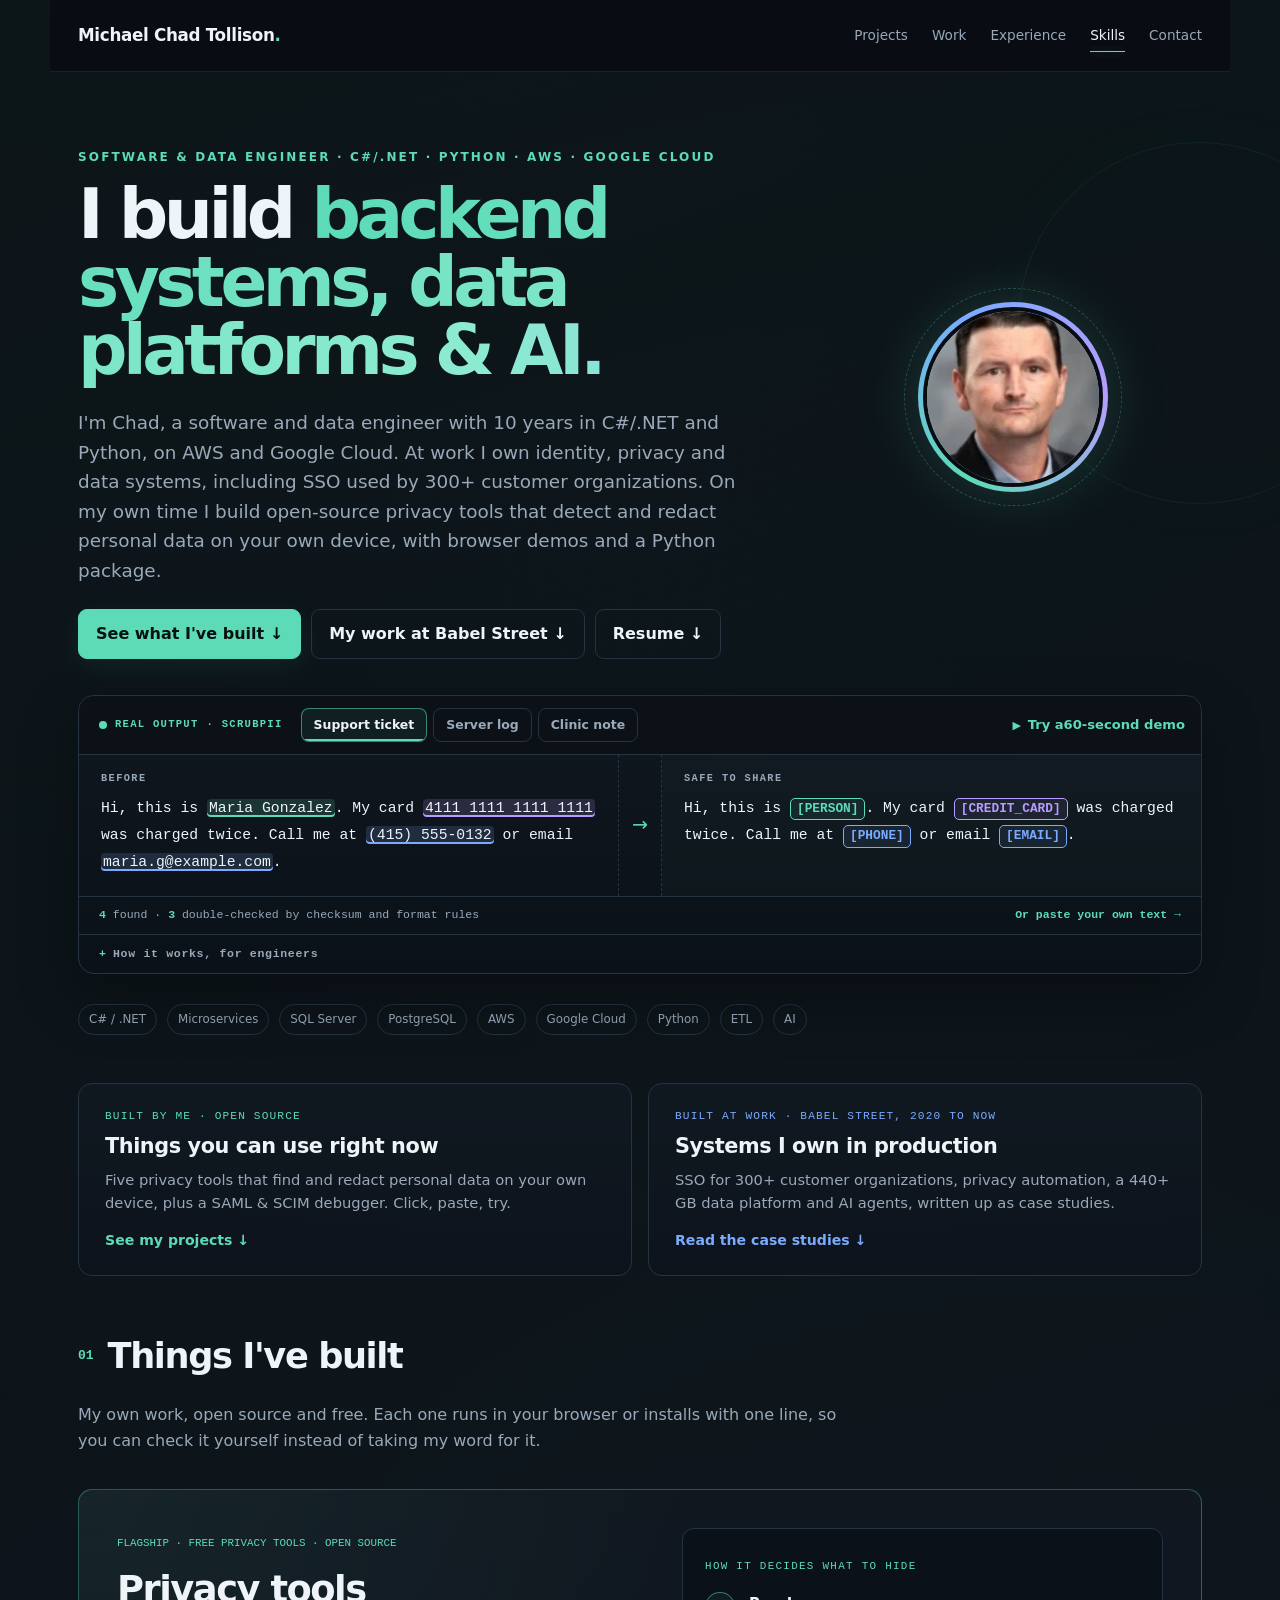
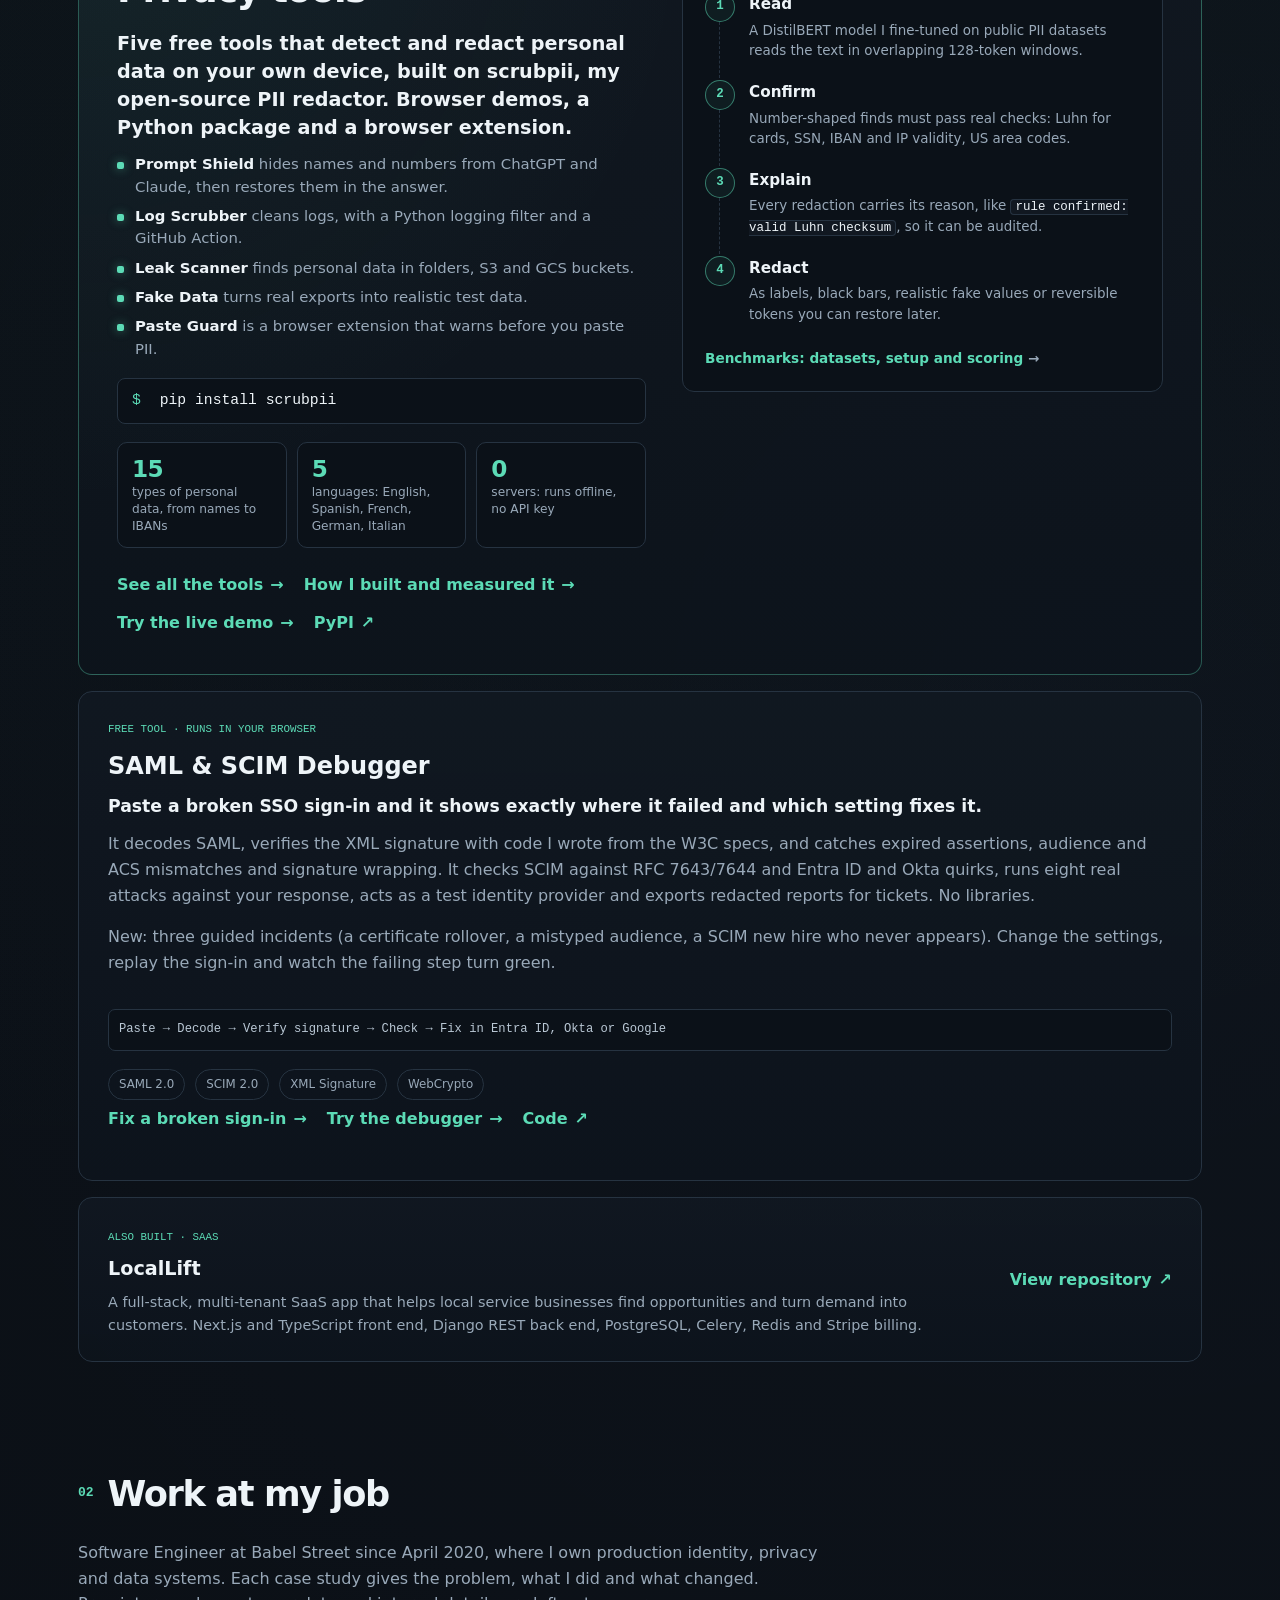
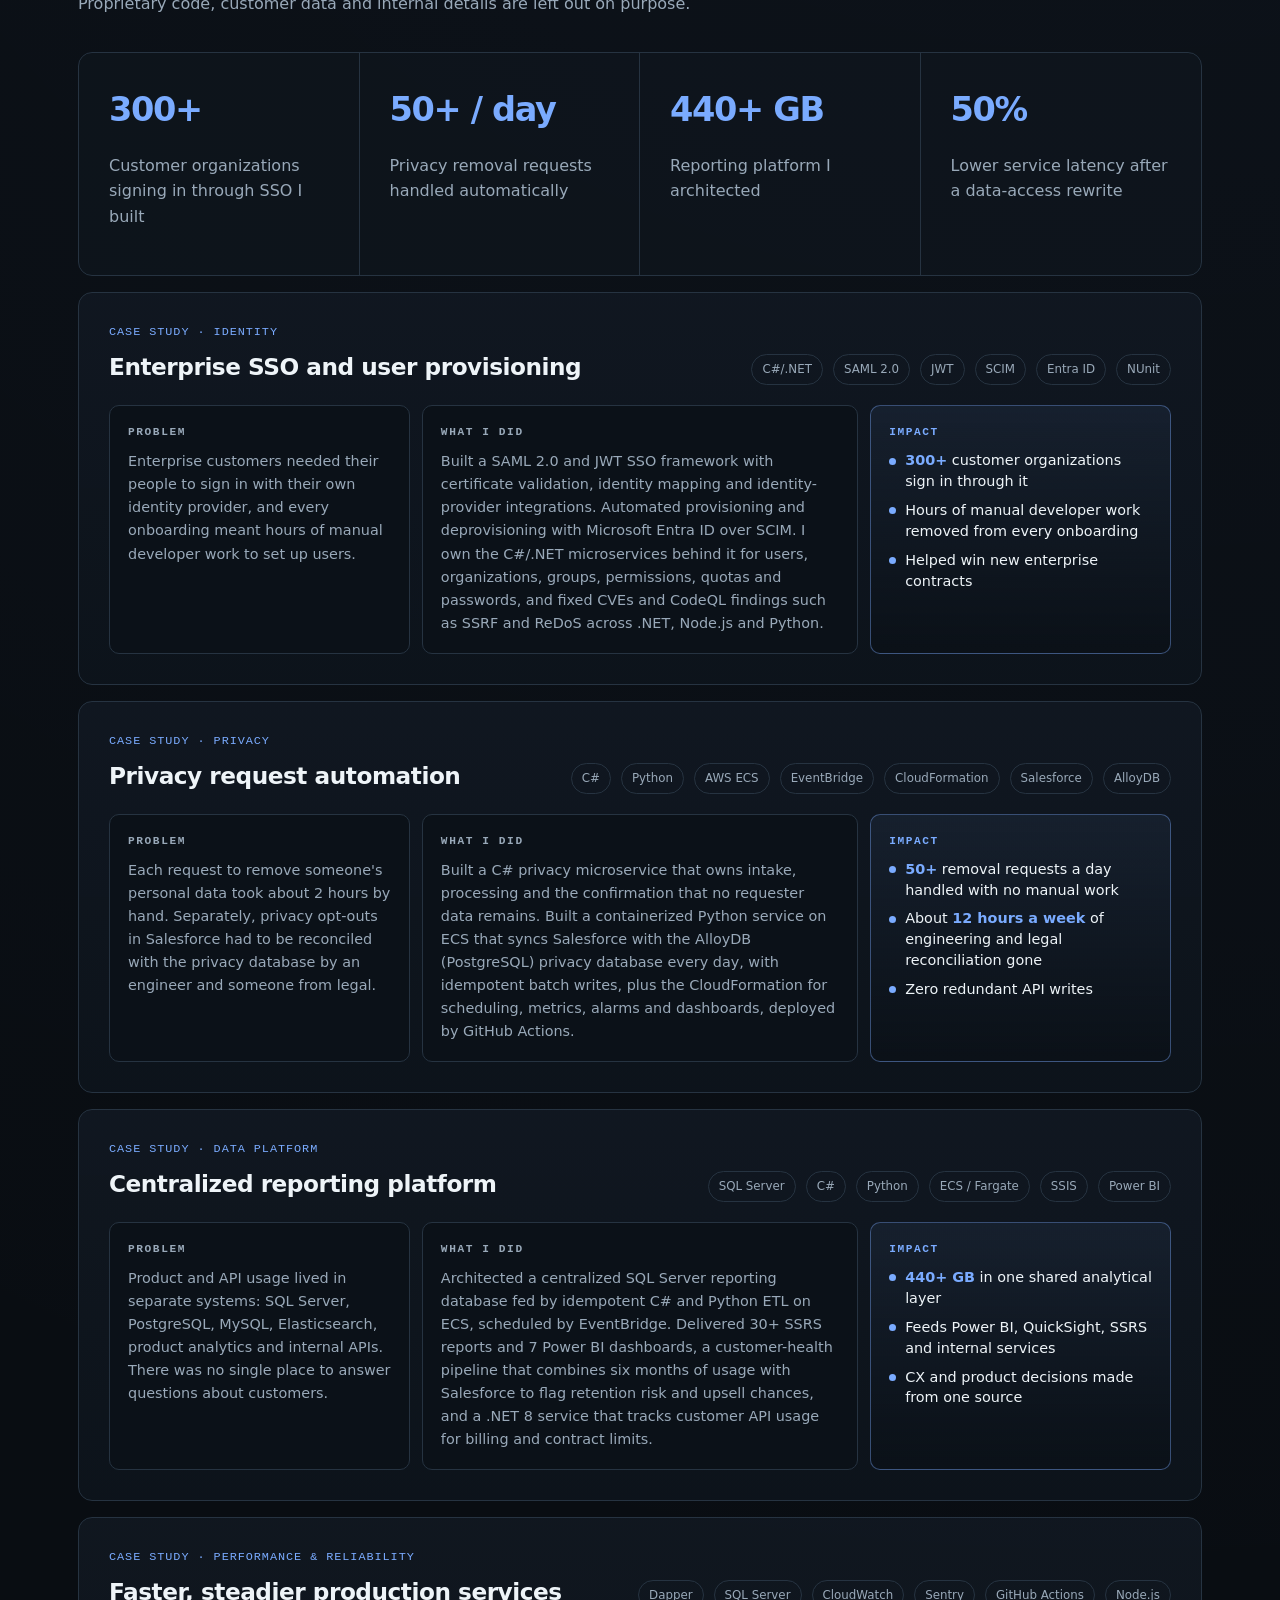
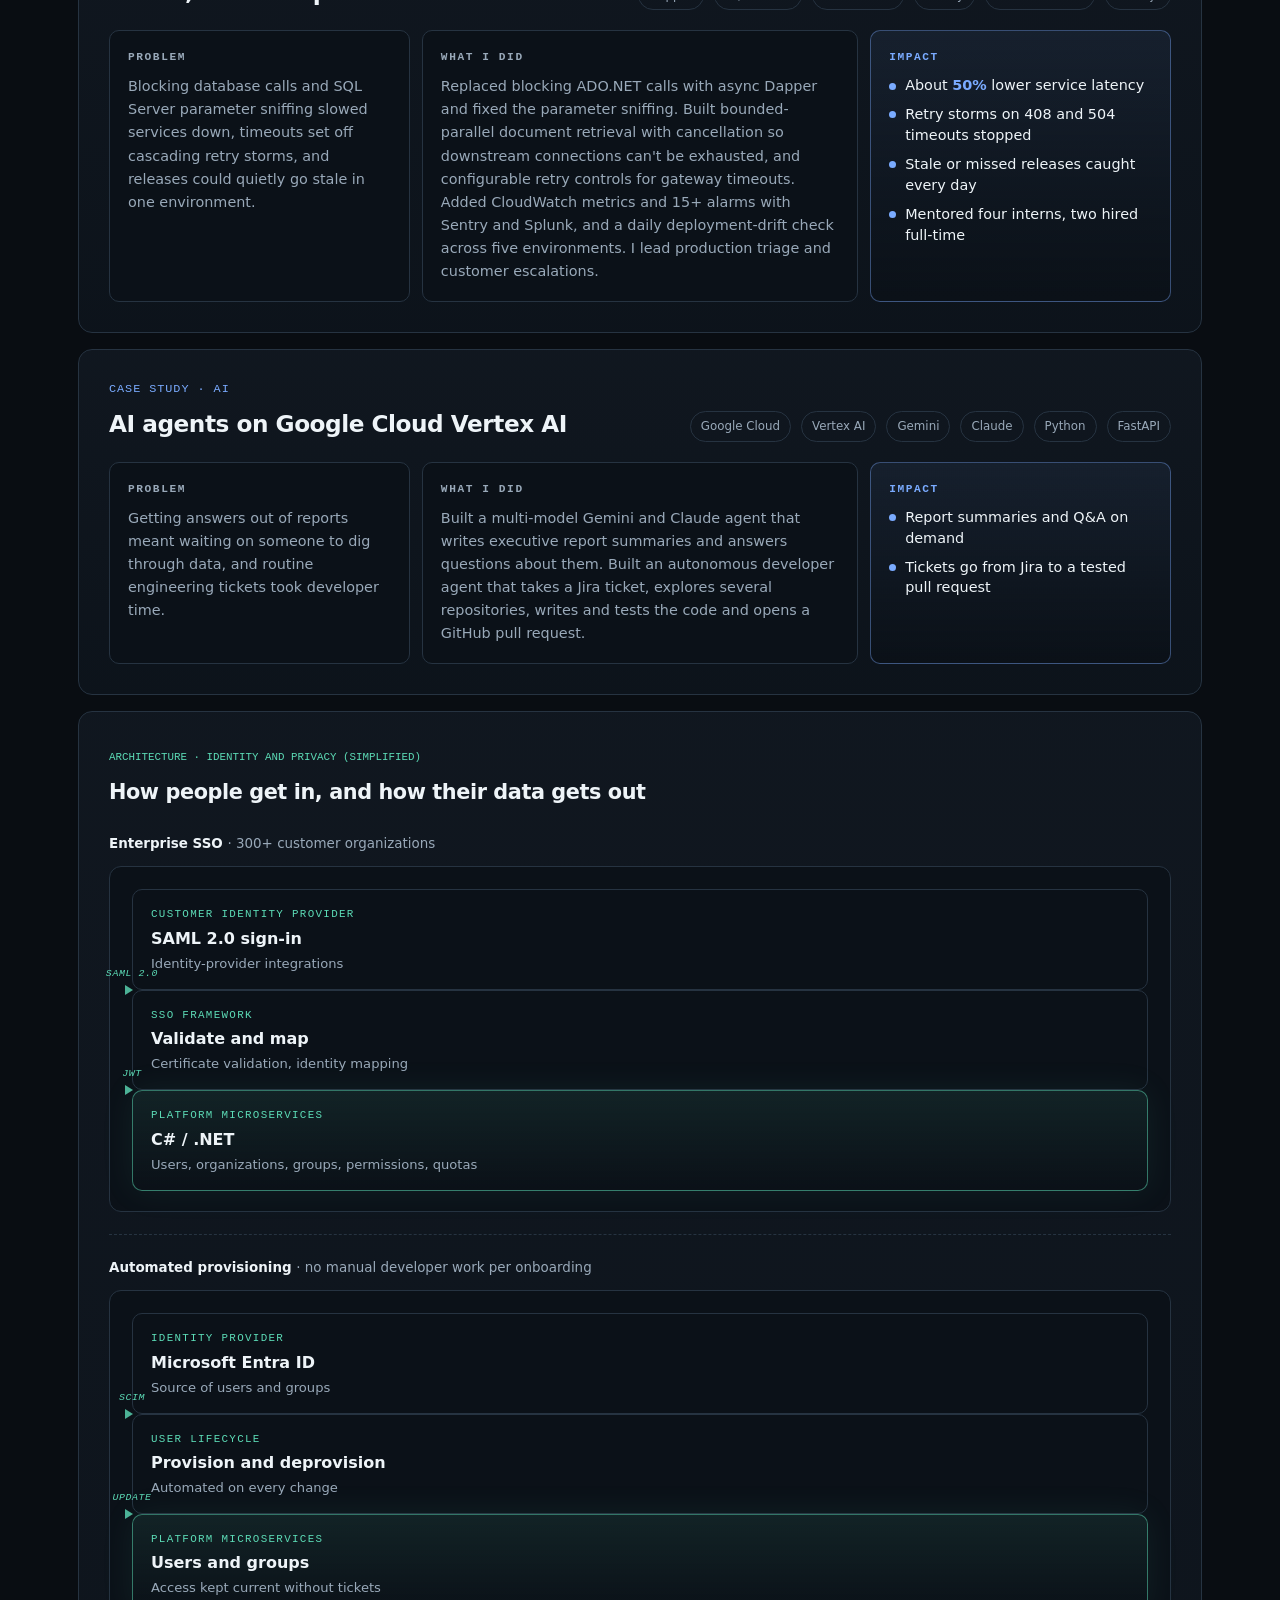
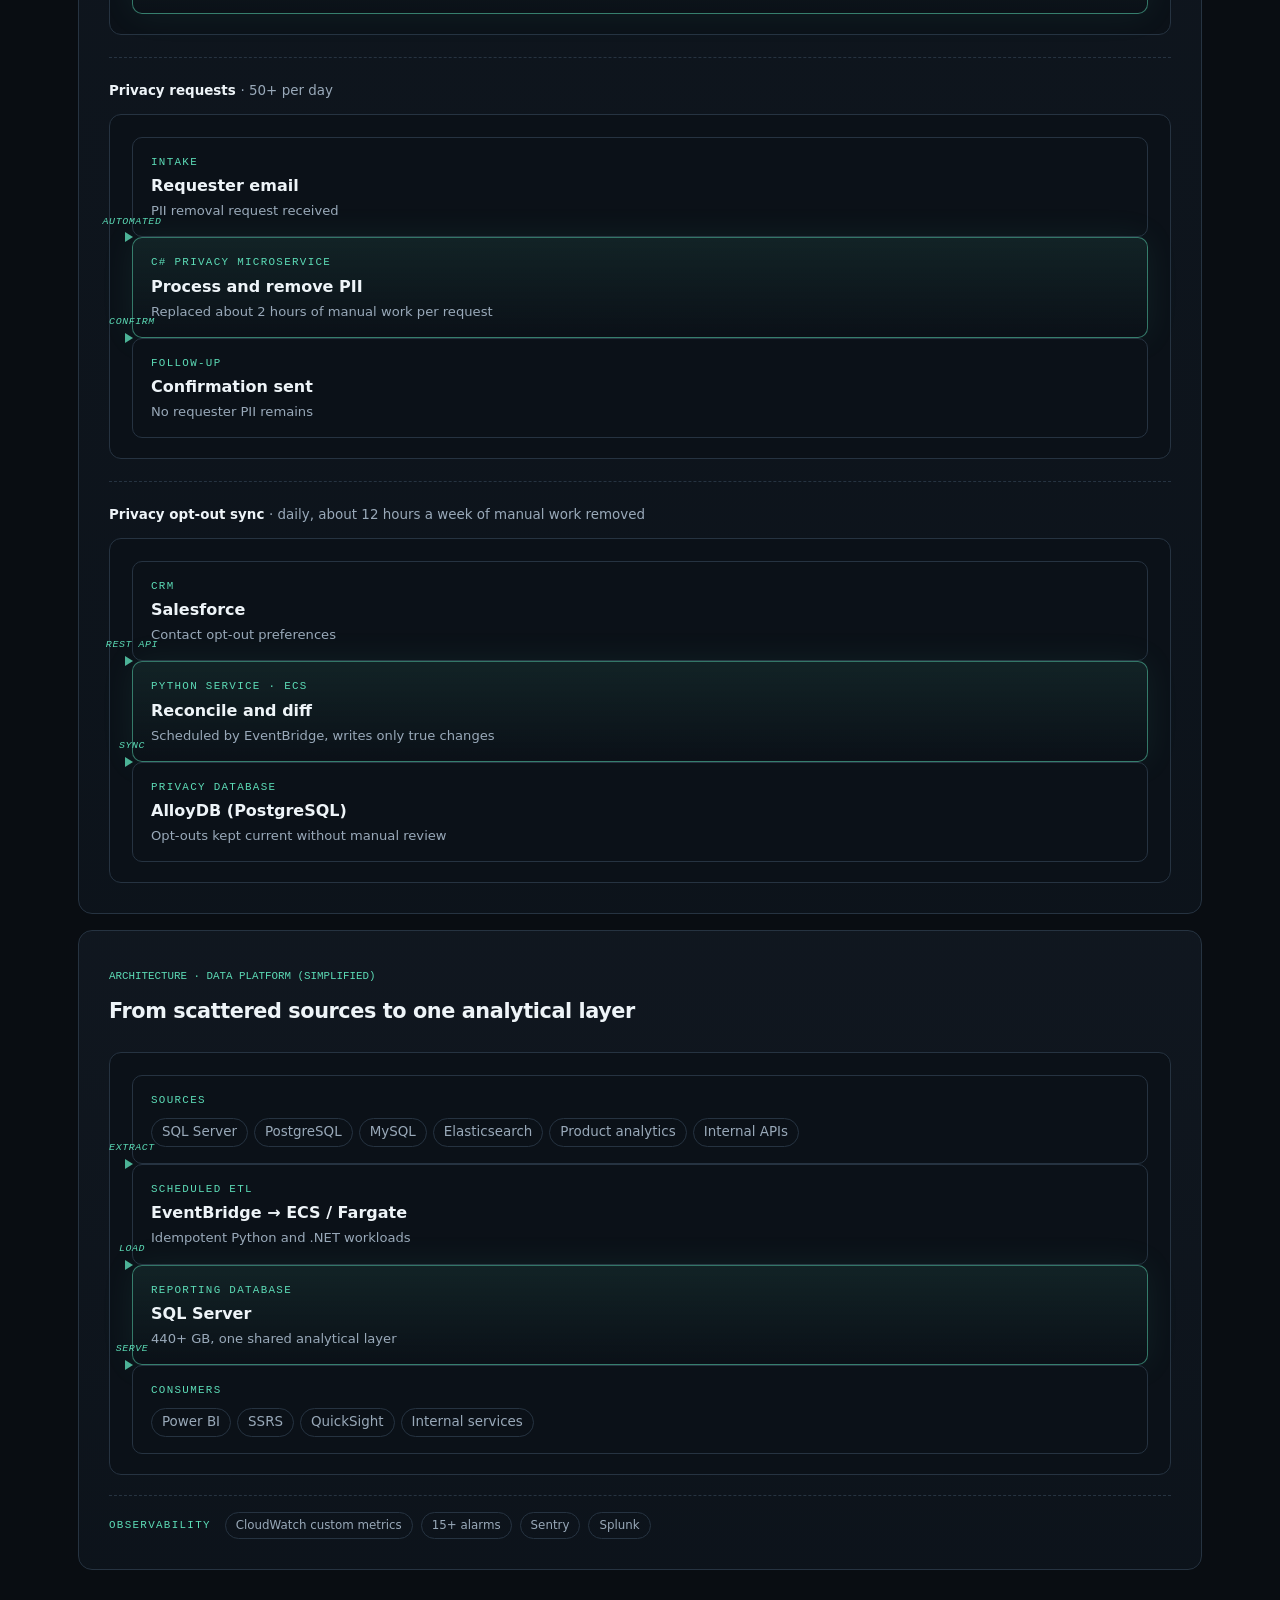
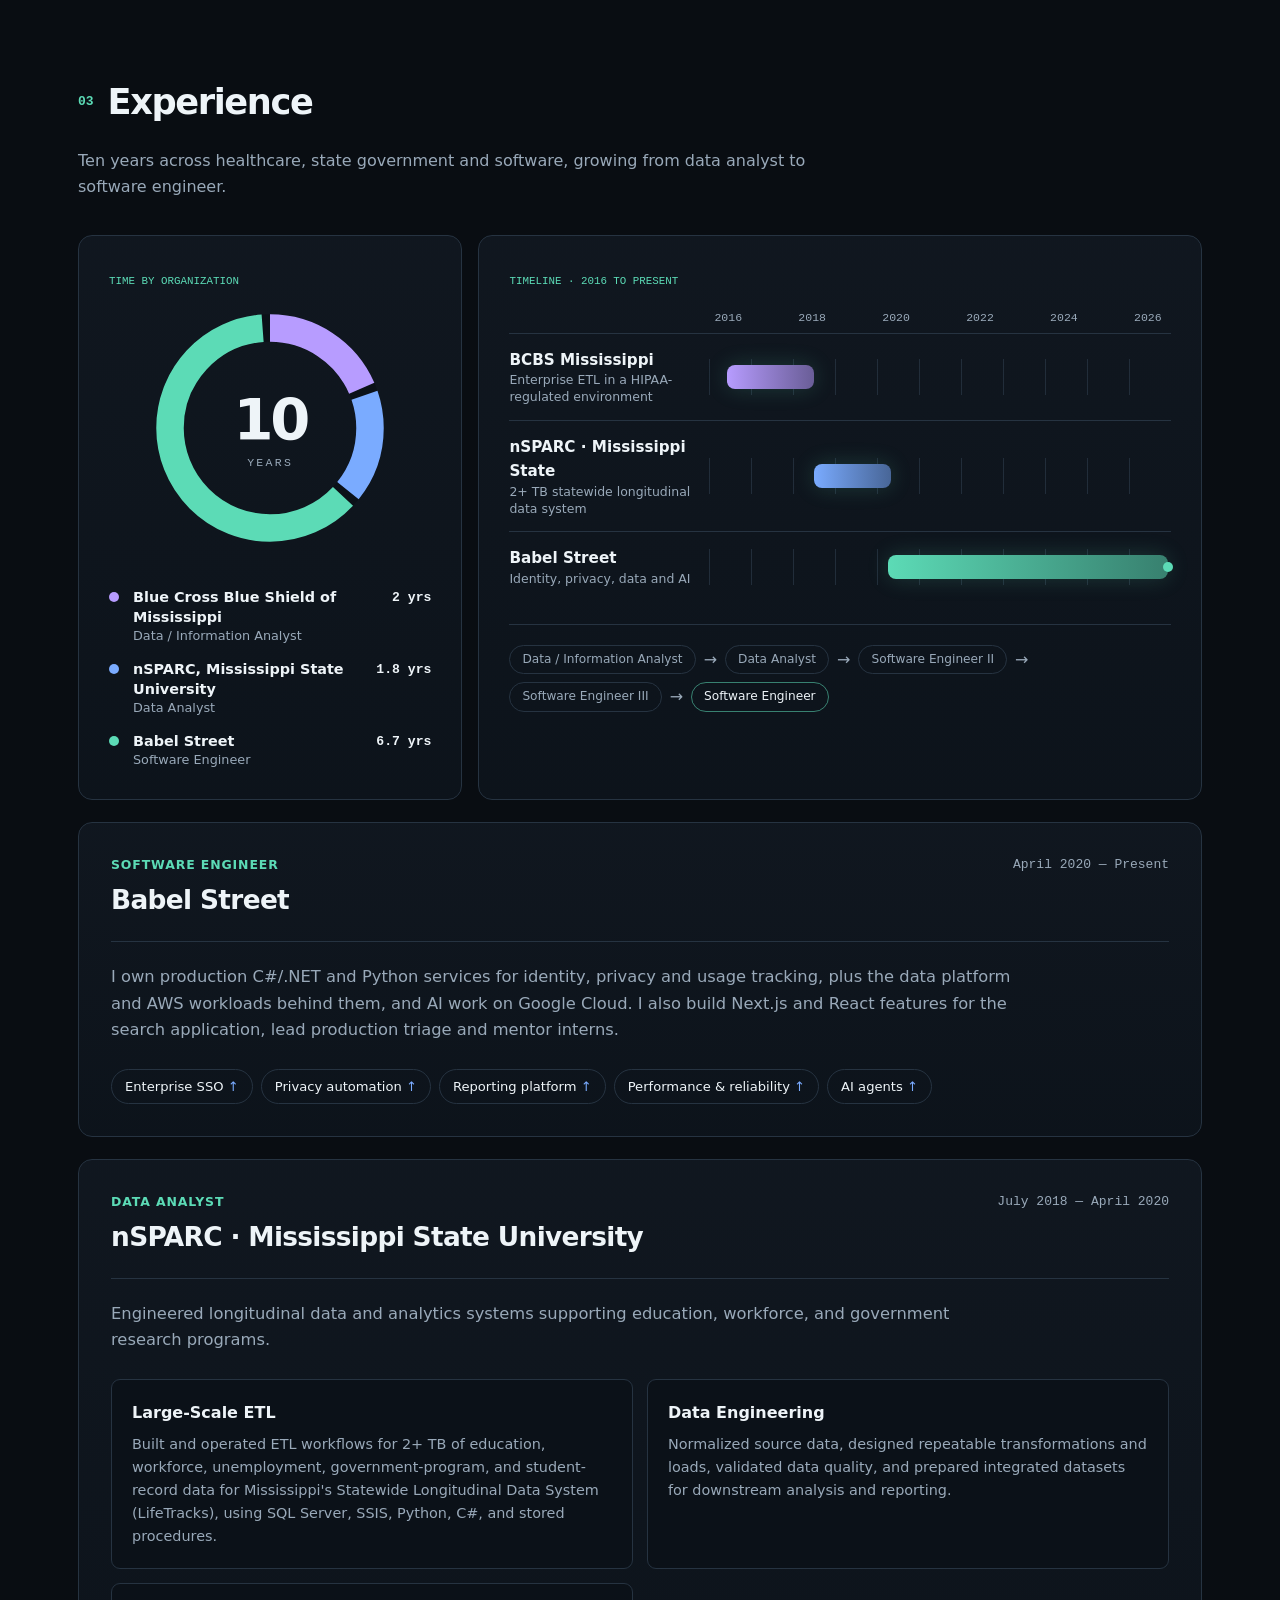
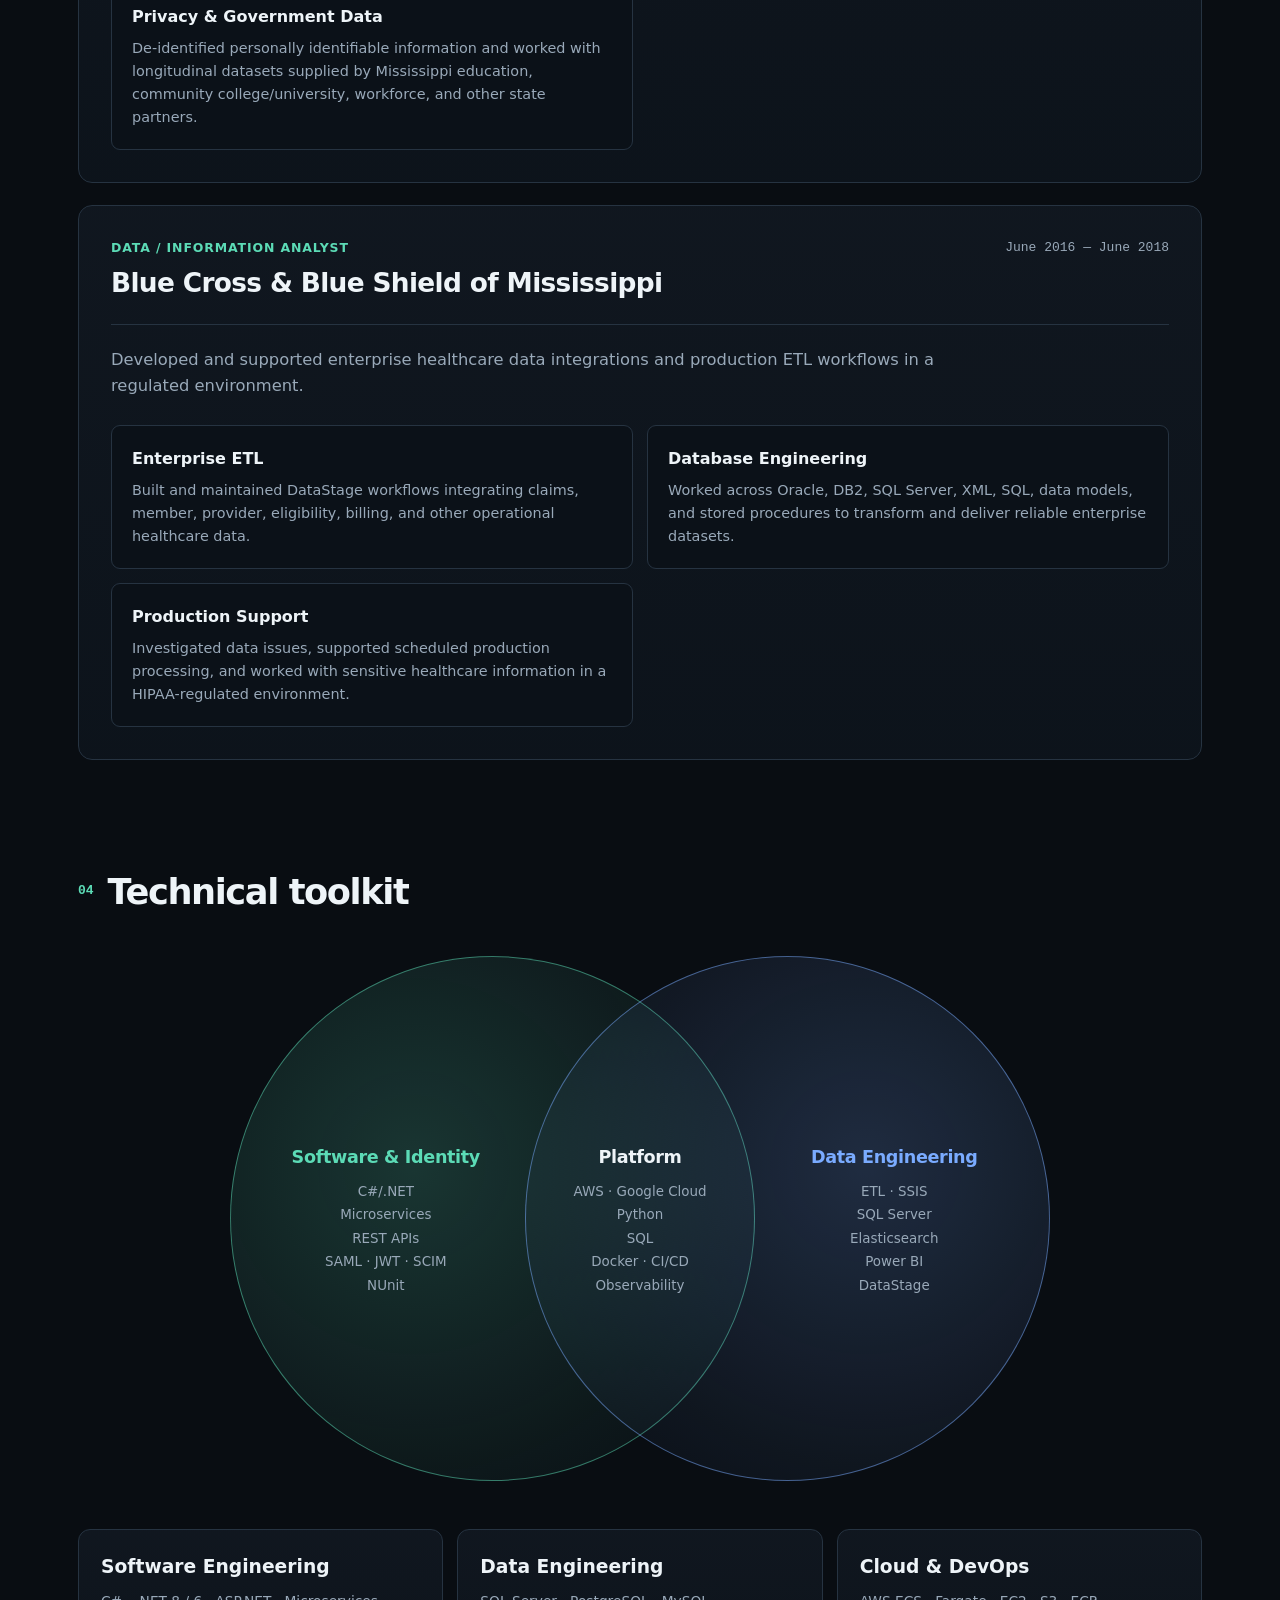
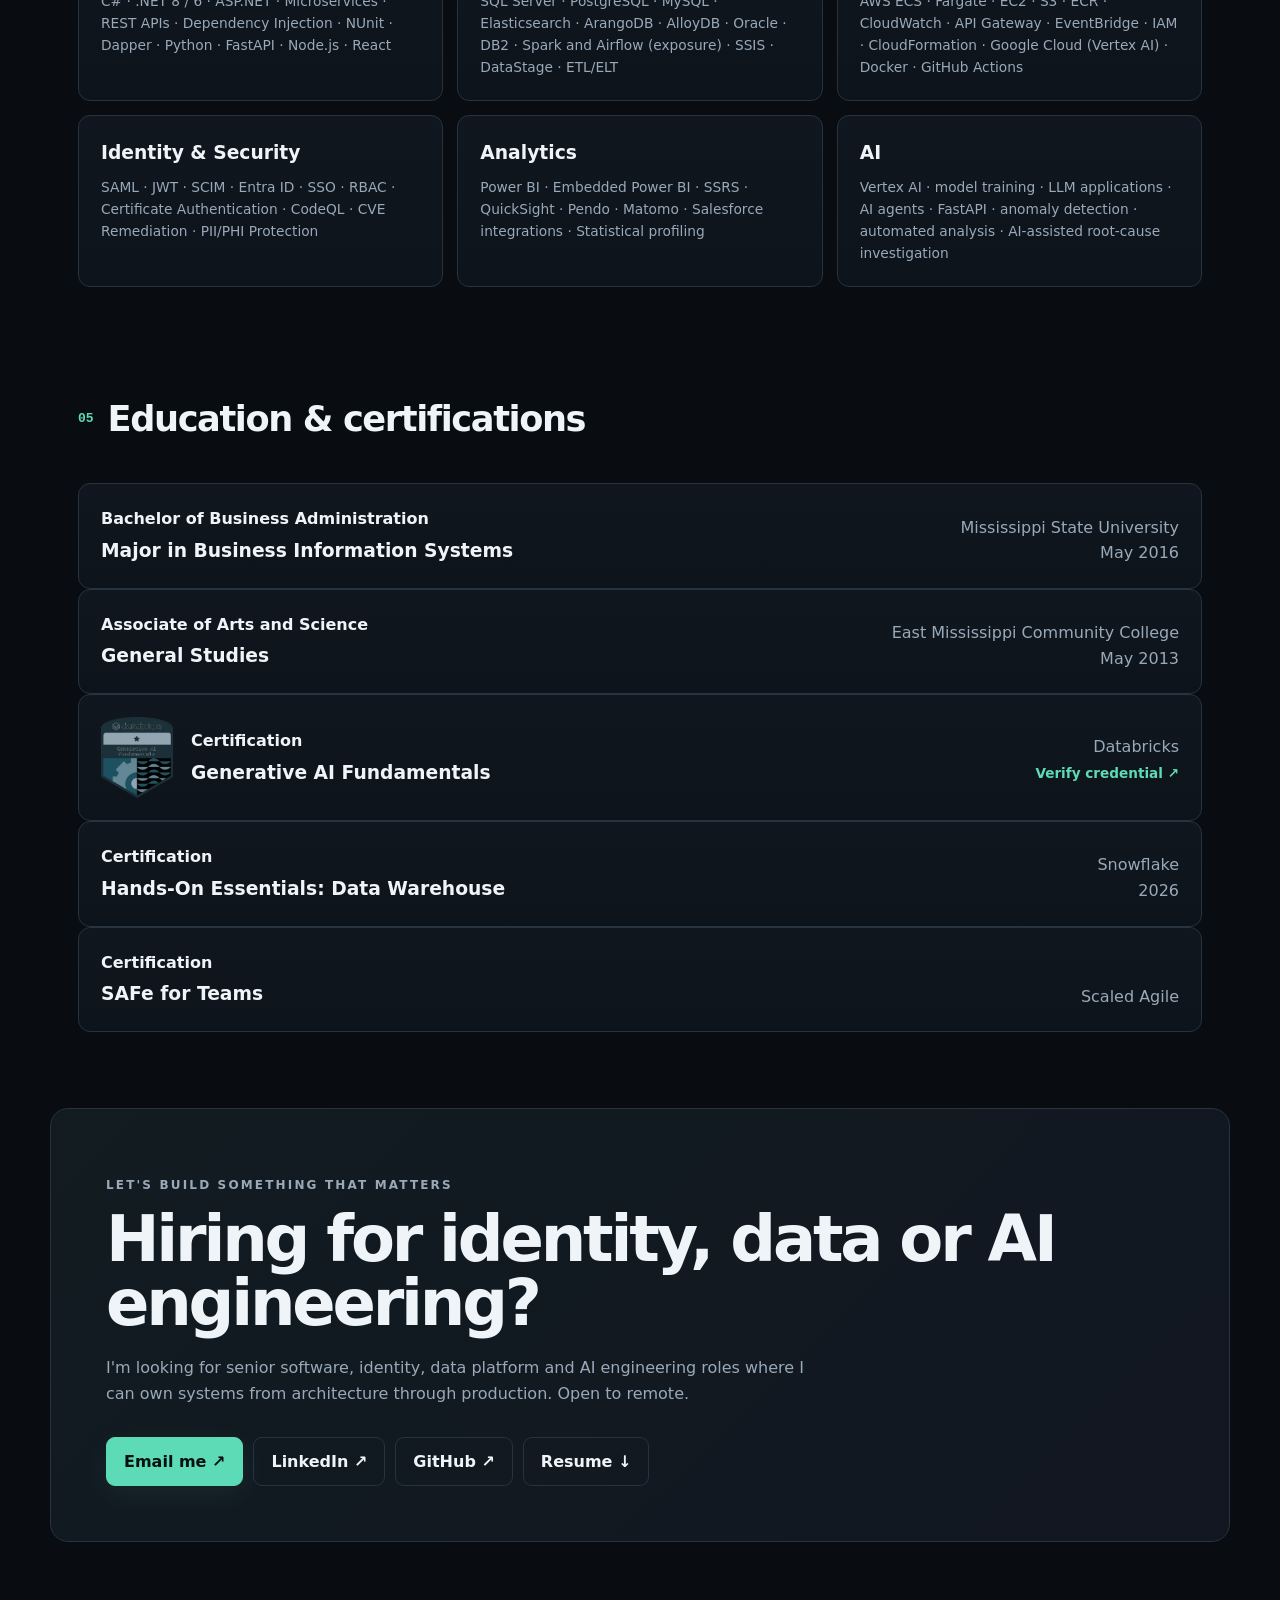
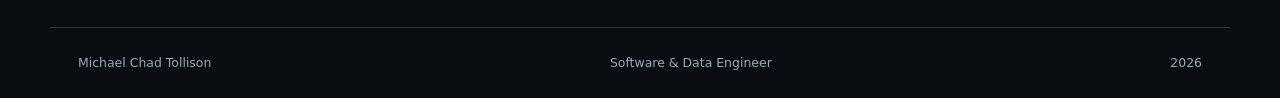
<file: index.html>
<!doctype html>
<html lang="en">
<head>
  <meta charset="utf-8">
  <meta name="viewport" content="width=device-width,initial-scale=1">
  <meta name="description" content="Michael Chad Tollison — Software & Data Engineer with 10 years building backend services, identity systems, and data platforms in C#/.NET and Python on AWS and Google Cloud.">
  <meta name="theme-color" content="#090d12">
  <title>Michael Chad Tollison | Software & Data Engineer</title>
  <link rel="canonical" href="https://chadtollison.github.io/">
  <link rel="icon" href="images/favicon.svg" type="image/svg+xml">
  <meta property="og:type" content="website">
  <meta property="og:url" content="https://chadtollison.github.io/">
  <meta property="og:title" content="Michael Chad Tollison | Software & Data Engineer">
  <meta property="og:description" content="Identity, privacy and data systems at work. On my own time, open-source privacy tools that detect and redact personal data on your own device.">
  <meta property="og:image" content="https://chadtollison.github.io/images/og-card.jpg">
  <meta property="og:image:width" content="1200">
  <meta property="og:image:height" content="630">
  <meta property="og:image:alt" content="Michael Chad Tollison: I build backend systems, data platforms and AI">
  <meta name="twitter:card" content="summary_large_image">
  <link rel="stylesheet" href="styles.css?v=2026-11-28e">
</head>
<body>
  <div id="scroll-progress" aria-hidden="true"></div>
  <div class="cursor-glow" aria-hidden="true"></div>

  <header>
    <a class="logo name-logo" href="#top" aria-label="Michael Chad Tollison, back to top">Michael Chad Tollison<span>.</span></a>
    <button class="menu-toggle" type="button" aria-label="Open navigation" aria-expanded="false">
      <span></span><span></span><span></span>
    </button>
    <nav aria-label="Primary navigation">
      <a href="#projects">Projects</a>
      <a href="#work">Work</a>
      <a href="#experience">Experience</a>
      <a href="#skills">Skills</a>
      <a href="#contact">Contact</a>
    </nav>
  </header>

  <main id="top">
    <section class="hero" data-reveal>
      <div class="hero-grid">
        <div class="hero-copy">
          <p class="kicker">SOFTWARE & DATA ENGINEER · C#/.NET · PYTHON · AWS · GOOGLE CLOUD</p>
          <h1>I build <em>backend systems, data platforms &amp; AI.</em></h1>
          <p class="lead">I'm Chad, a software and data engineer with 10 years in C#/.NET and Python, on AWS and Google Cloud. At work I own identity, privacy and data systems, including SSO used by 300+ customer organizations. On my own time I build open-source privacy tools that detect and redact personal data on your own device, with browser demos and a Python package.</p>
          <div class="buttons">
            <a class="primary magnetic" href="#projects">See what I've built <span>↓</span></a>
            <a class="secondary magnetic" href="#work">My work at Babel Street <span>↓</span></a>
            <a class="secondary magnetic" href="Michael_Chad_Tollison_Resume.pdf" target="_blank" rel="noopener">Resume ↓</a>
          </div>
        </div>
        <div class="hero-side">
          <figure class="portrait">
            <picture>
              <source srcset="images/chad-tollison.webp" type="image/webp">
              <img src="images/chad-tollison.jpg" width="180" height="180" alt="Portrait of Michael Chad Tollison">
            </picture>
          </figure>
        </div>
      </div>
      <div class="xray reactive" id="xray" role="region" aria-label="Example: scrubpii finding and hiding personal data">
        <div class="xray-bar">
          <small><i class="live-dot" aria-hidden="true"></i>REAL OUTPUT<span class="xw"> · SCRUBPII</span></small>
          <div class="xray-tabs" role="tablist" aria-label="Example texts">
            <button type="button" role="tab" aria-selected="true" data-n="0">Support ticket<i aria-hidden="true"></i></button><button type="button" role="tab" aria-selected="false" data-n="1">Server log<i aria-hidden="true"></i></button><button type="button" role="tab" aria-selected="false" data-n="2">Clinic note<i aria-hidden="true"></i></button>
          </div>
          <a class="xray-cta" href="https://chadtollison.github.io/privacy-tools/prompt-shield/#demo"><i aria-hidden="true">▶</i> <span class="xw">Try a </span>60-second demo</a>
        </div>
        <div class="xray-panes">
          <div class="xray-pane">
            <span class="xray-lbl">Before</span>
            <div class="xray-stack">
              <p class="xs is-on is-done" data-n="0" data-found="4" data-rules="3">Hi, this is <mark class="f-p" style="--d:0">Maria Gonzalez</mark>. My card <mark class="f-f" style="--d:1">4111 1111 1111 1111</mark> was charged twice. Call me at <mark class="f-c" style="--d:2">(415) 555-0132</mark> or email <mark class="f-c" style="--d:3">maria.g@example.com</mark>.</p><p class="xs" data-n="1" data-found="3" data-rules="3">2026-11-28 09:14:02 WARN login failed user=<mark class="f-c" style="--d:0">dkim@example.org</mark> ip=<mark class="f-c" style="--d:1">203.0.113.42</mark> ssn=<mark class="f-f" style="--d:2">123-45-6789</mark></p><p class="xs" data-n="2" data-found="4" data-rules="1">Patient <mark class="f-p" style="--d:0">Robert Chen</mark>, DOB <mark class="f-l" style="--d:1">03/14/1968</mark>, seen at <mark class="f-l" style="--d:2">18 Willow Lane, Dayton</mark>. MRN <mark class="f-f" style="--d:3">88412093</mark>.</p>
              <i class="xray-scan" aria-hidden="true"></i>
            </div>
          </div>
          <div class="xray-arrow" aria-hidden="true">→</div>
          <div class="xray-pane after">
            <span class="xray-lbl">Safe to share</span>
            <div class="xray-stack">
              <p class="xs is-on is-done" data-n="0">Hi, this is <span class="tag f-p" style="--d:0">[PERSON]</span>. My card <span class="tag f-f" style="--d:1">[CREDIT_CARD]</span> was charged twice. Call me at <span class="tag f-c" style="--d:2">[PHONE]</span> or email <span class="tag f-c" style="--d:3">[EMAIL]</span>.</p><p class="xs" data-n="1">2026-11-28 09:14:02 WARN login failed user=<span class="tag f-c" style="--d:0">[EMAIL]</span> ip=<span class="tag f-c" style="--d:1">[IP_ADDRESS]</span> ssn=<span class="tag f-f" style="--d:2">[SSN]</span></p><p class="xs" data-n="2">Patient <span class="tag f-p" style="--d:0">[PERSON]</span>, DOB <span class="tag f-l" style="--d:1">[DATE_OF_BIRTH]</span>, seen at <span class="tag f-l" style="--d:2">[ADDRESS]</span>. MRN <span class="tag f-f" style="--d:3">[ID_NUMBER]</span>.</p>
            </div>
          </div>
        </div>
        <p class="xray-foot"><span class="xray-count" aria-live="off"><b>4</b> found · <b>3</b> double-checked by checksum and format rules</span><a href="https://chadtollison.github.io/privacy-tools/pii/">Or paste your own text →</a></p>
        <details class="xray-how">
          <summary>How it works, for engineers</summary>
          <ol>
            <li><b>In the browser.</b> The page loads an 8-bit ONNX build of my fine-tuned DistilBERT model (about 65 MB, cached) and runs it with transformers.js. Nothing you type is sent anywhere.</li>
            <li><b>Model, then rules.</b> The model tags spans in overlapping 128-token windows; checksum and format rules (Luhn, SSN, IBAN, IP) confirm number-shaped finds and stretch partial ones to full length.</li>
            <li><b>Reversible.</b> In the 60-second demo, Prompt Shield swaps each value for a placeholder like <code>&lt;PERSON_1&gt;</code>, keeps the key only in page memory, and puts the real values back into the AI's answer locally.</li>
            <li><b>Same engine everywhere.</b> The Python package (<code>pip install scrubpii</code>), a logging filter, a GitHub Action and a browser extension share the model and rules. <a href="pii-benchmark/">How it's measured →</a></li>
          </ol>
        </details>
      </div>
      <div class="tags hero-tags" aria-label="Core technologies">
        <span>C# / .NET</span><span>Microservices</span><span>SQL Server</span><span>PostgreSQL</span><span>AWS</span><span>Google Cloud</span><span>Python</span><span>ETL</span><span>AI</span>
      </div>
    </section>

    <div class="paths" role="navigation" aria-label="Two ways to see my work" data-reveal>
      <a class="path-card reactive" data-glow href="#projects">
        <small>BUILT BY ME · OPEN SOURCE</small>
        <strong>Things you can use right now</strong>
        <p>Five privacy tools that find and redact personal data on your own device, plus a SAML &amp; SCIM debugger. Click, paste, try.</p>
        <b>See my projects <span>↓</span></b>
      </a>
      <a class="path-card reactive" data-glow href="#work">
        <small>BUILT AT WORK · BABEL STREET, 2020 TO NOW</small>
        <strong>Systems I own in production</strong>
        <p>SSO for 300+ customer organizations, privacy automation, a 440+ GB data platform and AI agents, written up as case studies.</p>
        <b>Read the case studies <span>↓</span></b>
      </a>
    </div>

    <section id="projects" data-reveal>
      <div class="title"><b>01</b><h2>Things I've built</h2></div>
      <p class="intro">My own work, open source and free. Each one runs in your browser or installs with one line, so you can check it yourself instead of taking my word for it.</p>

      <article class="card flagship reactive" data-glow>
        <div class="flag-copy">
          <small>FLAGSHIP · FREE PRIVACY TOOLS · OPEN SOURCE</small>
          <h3>Privacy tools</h3>
          <p class="headline">Five free tools that detect and redact personal data on your own device, built on scrubpii, my open-source PII redactor. Browser demos, a Python package and a browser extension.</p>
          <ul class="tool-list">
            <li><b>Prompt Shield</b> hides names and numbers from ChatGPT and Claude, then restores them in the answer.</li>
            <li><b>Log Scrubber</b> cleans logs, with a Python logging filter and a GitHub Action.</li>
            <li><b>Leak Scanner</b> finds personal data in folders, S3 and GCS buckets.</li>
            <li><b>Fake Data</b> turns real exports into realistic test data.</li>
            <li><b>Paste Guard</b> is a browser extension that warns before you paste PII.</li>
          </ul>
          <div class="code-line"><span>$</span> pip install scrubpii</div>
          <div class="flag-stats">
            <div><strong>15</strong><span>types of personal data, from names to IBANs</span></div>
            <div><strong>5</strong><span>languages: English, Spanish, French, German, Italian</span></div>
            <div><strong>0</strong><span>servers: runs offline, no API key</span></div>
          </div>
          <div class="links">
            <a class="projectlink live" href="https://chadtollison.github.io/privacy-tools/">See all the tools <span>→</span></a>
            <a class="projectlink" href="pii-benchmark/">How I built and measured it <span>→</span></a>
            <a class="projectlink" href="https://chadtollison.github.io/privacy-tools/pii/">Try the live demo <span>→</span></a>
            <a class="projectlink" href="https://pypi.org/project/scrubpii/" target="_blank" rel="noreferrer">PyPI <span>↗</span></a>
          </div>
        </div>
        <figure class="pipe" aria-labelledby="pipe-cap">
          <figcaption id="pipe-cap"><small>HOW IT DECIDES WHAT TO HIDE</small></figcaption>
          <ol>
            <li><b>Read</b><span>A DistilBERT model I fine-tuned on public PII datasets reads the text in overlapping 128-token windows.</span></li>
            <li><b>Confirm</b><span>Number-shaped finds must pass real checks: Luhn for cards, SSN, IBAN and IP validity, US area codes.</span></li>
            <li><b>Explain</b><span>Every redaction carries its reason, like <code>rule confirmed: valid Luhn checksum</code>, so it can be audited.</span></li>
            <li><b>Redact</b><span>As labels, black bars, realistic fake values or reversible tokens you can restore later.</span></li>
          </ol>
          <a class="pipe-link" href="pii-benchmark/">Benchmarks: datasets, setup and scoring <span>→</span></a>
        </figure>
      </article>

      <div class="built-grid">
        <article class="card reactive" data-glow data-tilt>
          <small>FREE TOOL · RUNS IN YOUR BROWSER</small>
          <h3>SAML &amp; SCIM Debugger</h3>
          <p class="headline">Paste a broken SSO sign-in and it shows exactly where it failed and which setting fixes it.</p>
          <p>It decodes SAML, verifies the XML signature with code I wrote from the W3C specs, and catches expired assertions, audience and ACS mismatches and signature wrapping. It checks SCIM against RFC 7643/7644 and Entra ID and Okta quirks, runs eight real attacks against your response, acts as a test identity provider and exports redacted reports for tickets. No libraries.</p>
          <p>New: three guided incidents (a certificate rollover, a mistyped audience, a SCIM new hire who never appears). Change the settings, replay the sign-in and watch the failing step turn green.</p>
          <div class="flow">Paste → Decode → Verify signature → Check → Fix in Entra ID, Okta or Google</div>
          <div class="tags"><span>SAML 2.0</span><span>SCIM 2.0</span><span>XML Signature</span><span>WebCrypto</span></div>
          <div class="links">
            <a class="projectlink live" href="sso/#incidents">Fix a broken sign-in <span>→</span></a>
            <a class="projectlink" href="sso/#saml">Try the debugger <span>→</span></a>
            <a class="projectlink" href="https://github.com/chadtollison/chadtollison.github.io/tree/main/sso" target="_blank" rel="noreferrer">Code <span>↗</span></a>
          </div>
        </article>
      </div>

      <article class="card side-project reactive" data-glow>
        <div>
          <small>ALSO BUILT · SAAS</small>
          <h3>LocalLift</h3>
          <p>A full-stack, multi-tenant SaaS app that helps local service businesses find opportunities and turn demand into customers. Next.js and TypeScript front end, Django REST back end, PostgreSQL, Celery, Redis and Stripe billing.</p>
        </div>
        <a class="projectlink" href="https://github.com/chadtollison/LocalLift" target="_blank" rel="noreferrer">View repository <span>↗</span></a>
      </article>
    </section>

    <section id="work" data-reveal>
      <div class="title"><b>02</b><h2>Work at my job</h2></div>
      <p class="intro">Software Engineer at Babel Street since April 2020, where I own production identity, privacy and data systems. Each case study gives the problem, what I did and what changed. Proprietary code, customer data and internal details are left out on purpose.</p>

      <div class="metrics">
        <article class="reactive" data-glow>
          <strong data-counter data-value="300" data-suffix="+">300+</strong>
          <p>Customer organizations signing in through SSO I built</p>
        </article>
        <article class="reactive" data-glow>
          <strong data-counter data-value="50" data-suffix="+ / day">50+ / day</strong>
          <p>Privacy removal requests handled automatically</p>
        </article>
        <article class="reactive" data-glow>
          <strong data-counter data-value="440" data-suffix="+ GB">440+ GB</strong>
          <p>Reporting platform I architected</p>
        </article>
        <article class="reactive" data-glow>
          <strong data-counter data-value="50" data-suffix="%">50%</strong>
          <p>Lower service latency after a data-access rewrite</p>
        </article>
      </div>

      <div class="cases">
        <article class="case reactive" data-glow id="case-identity">
          <div class="case-head">
            <small>CASE STUDY · IDENTITY</small>
            <h3>Enterprise SSO and user provisioning</h3>
            <div class="tags"><span>C#/.NET</span><span>SAML 2.0</span><span>JWT</span><span>SCIM</span><span>Entra ID</span><span>NUnit</span></div>
          </div>
          <div class="pai">
            <div><b>Problem</b><p>Enterprise customers needed their people to sign in with their own identity provider, and every onboarding meant hours of manual developer work to set up users.</p></div>
            <div><b>What I did</b><p>Built a SAML 2.0 and JWT SSO framework with certificate validation, identity mapping and identity-provider integrations. Automated provisioning and deprovisioning with Microsoft Entra ID over SCIM. I own the C#/.NET microservices behind it for users, organizations, groups, permissions, quotas and passwords, and fixed CVEs and CodeQL findings such as SSRF and ReDoS across .NET, Node.js and Python.</p></div>
            <div class="impact"><b>Impact</b><ul><li><strong>300+</strong> customer organizations sign in through it</li><li>Hours of manual developer work removed from every onboarding</li><li>Helped win new enterprise contracts</li></ul></div>
          </div>
        </article>

        <article class="case reactive" data-glow id="case-privacy">
          <div class="case-head">
            <small>CASE STUDY · PRIVACY</small>
            <h3>Privacy request automation</h3>
            <div class="tags"><span>C#</span><span>Python</span><span>AWS ECS</span><span>EventBridge</span><span>CloudFormation</span><span>Salesforce</span><span>AlloyDB</span></div>
          </div>
          <div class="pai">
            <div><b>Problem</b><p>Each request to remove someone's personal data took about 2 hours by hand. Separately, privacy opt-outs in Salesforce had to be reconciled with the privacy database by an engineer and someone from legal.</p></div>
            <div><b>What I did</b><p>Built a C# privacy microservice that owns intake, processing and the confirmation that no requester data remains. Built a containerized Python service on ECS that syncs Salesforce with the AlloyDB (PostgreSQL) privacy database every day, with idempotent batch writes, plus the CloudFormation for scheduling, metrics, alarms and dashboards, deployed by GitHub Actions.</p></div>
            <div class="impact"><b>Impact</b><ul><li><strong>50+</strong> removal requests a day handled with no manual work</li><li>About <strong>12 hours a week</strong> of engineering and legal reconciliation gone</li><li>Zero redundant API writes</li></ul></div>
          </div>
        </article>

        <article class="case reactive" data-glow id="case-data">
          <div class="case-head">
            <small>CASE STUDY · DATA PLATFORM</small>
            <h3>Centralized reporting platform</h3>
            <div class="tags"><span>SQL Server</span><span>C#</span><span>Python</span><span>ECS / Fargate</span><span>SSIS</span><span>Power BI</span></div>
          </div>
          <div class="pai">
            <div><b>Problem</b><p>Product and API usage lived in separate systems: SQL Server, PostgreSQL, MySQL, Elasticsearch, product analytics and internal APIs. There was no single place to answer questions about customers.</p></div>
            <div><b>What I did</b><p>Architected a centralized SQL Server reporting database fed by idempotent C# and Python ETL on ECS, scheduled by EventBridge. Delivered 30+ SSRS reports and 7 Power BI dashboards, a customer-health pipeline that combines six months of usage with Salesforce to flag retention risk and upsell chances, and a .NET 8 service that tracks customer API usage for billing and contract limits.</p></div>
            <div class="impact"><b>Impact</b><ul><li><strong>440+ GB</strong> in one shared analytical layer</li><li>Feeds Power BI, QuickSight, SSRS and internal services</li><li>CX and product decisions made from one source</li></ul></div>
          </div>
        </article>

        <article class="case reactive" data-glow id="case-reliability">
          <div class="case-head">
            <small>CASE STUDY · PERFORMANCE &amp; RELIABILITY</small>
            <h3>Faster, steadier production services</h3>
            <div class="tags"><span>Dapper</span><span>SQL Server</span><span>CloudWatch</span><span>Sentry</span><span>GitHub Actions</span><span>Node.js</span></div>
          </div>
          <div class="pai">
            <div><b>Problem</b><p>Blocking database calls and SQL Server parameter sniffing slowed services down, timeouts set off cascading retry storms, and releases could quietly go stale in one environment.</p></div>
            <div><b>What I did</b><p>Replaced blocking ADO.NET calls with async Dapper and fixed the parameter sniffing. Built bounded-parallel document retrieval with cancellation so downstream connections can't be exhausted, and configurable retry controls for gateway timeouts. Added CloudWatch metrics and 15+ alarms with Sentry and Splunk, and a daily deployment-drift check across five environments. I lead production triage and customer escalations.</p></div>
            <div class="impact"><b>Impact</b><ul><li>About <strong>50%</strong> lower service latency</li><li>Retry storms on 408 and 504 timeouts stopped</li><li>Stale or missed releases caught every day</li><li>Mentored four interns, two hired full-time</li></ul></div>
          </div>
        </article>

        <article class="case reactive" data-glow id="case-ai">
          <div class="case-head">
            <small>CASE STUDY · AI</small>
            <h3>AI agents on Google Cloud Vertex AI</h3>
            <div class="tags"><span>Google Cloud</span><span>Vertex AI</span><span>Gemini</span><span>Claude</span><span>Python</span><span>FastAPI</span></div>
          </div>
          <div class="pai">
            <div><b>Problem</b><p>Getting answers out of reports meant waiting on someone to dig through data, and routine engineering tickets took developer time.</p></div>
            <div><b>What I did</b><p>Built a multi-model Gemini and Claude agent that writes executive report summaries and answers questions about them. Built an autonomous developer agent that takes a Jira ticket, explores several repositories, writes and tests the code and opens a GitHub pull request.</p></div>
            <div class="impact"><b>Impact</b><ul><li>Report summaries and Q&amp;A on demand</li><li>Tickets go from Jira to a tested pull request</li></ul></div>
          </div>
        </article>
      </div>

      <div class="diagrams">
        <article class="card diagram-card reactive" data-glow data-chart>
          <small>ARCHITECTURE · IDENTITY AND PRIVACY (SIMPLIFIED)</small>
          <h3>How people get in, and how their data gets out</h3>
          <div class="lane">
            <p class="lane-title">Enterprise SSO <span>· 300+ customer organizations</span></p>
            <div class="pipe">
              <div class="pnode"><small>CUSTOMER IDENTITY PROVIDER</small><strong>SAML 2.0 sign-in</strong><p>Identity-provider integrations</p></div>
              <i class="plink" data-label="SAML 2.0" style="--k:0"></i>
              <div class="pnode"><small>SSO FRAMEWORK</small><strong>Validate and map</strong><p>Certificate validation, identity mapping</p></div>
              <i class="plink" data-label="JWT" style="--k:1"></i>
              <div class="pnode core"><small>PLATFORM MICROSERVICES</small><strong>C# / .NET</strong><p>Users, organizations, groups, permissions, quotas</p></div>
            </div>
          </div>
          <div class="lane">
            <p class="lane-title">Automated provisioning <span>· no manual developer work per onboarding</span></p>
            <div class="pipe">
              <div class="pnode"><small>IDENTITY PROVIDER</small><strong>Microsoft Entra ID</strong><p>Source of users and groups</p></div>
              <i class="plink" data-label="SCIM" style="--k:0"></i>
              <div class="pnode"><small>USER LIFECYCLE</small><strong>Provision and deprovision</strong><p>Automated on every change</p></div>
              <i class="plink" data-label="UPDATE" style="--k:1"></i>
              <div class="pnode core"><small>PLATFORM MICROSERVICES</small><strong>Users and groups</strong><p>Access kept current without tickets</p></div>
            </div>
          </div>
          <div class="lane">
            <p class="lane-title">Privacy requests <span>· 50+ per day</span></p>
            <div class="pipe">
              <div class="pnode"><small>INTAKE</small><strong>Requester email</strong><p>PII removal request received</p></div>
              <i class="plink" data-label="AUTOMATED" style="--k:0"></i>
              <div class="pnode core"><small>C# PRIVACY MICROSERVICE</small><strong>Process and remove PII</strong><p>Replaced about 2 hours of manual work per request</p></div>
              <i class="plink" data-label="CONFIRM" style="--k:1"></i>
              <div class="pnode"><small>FOLLOW-UP</small><strong>Confirmation sent</strong><p>No requester PII remains</p></div>
            </div>
          </div>
          <div class="lane">
            <p class="lane-title">Privacy opt-out sync <span>· daily, about 12 hours a week of manual work removed</span></p>
            <div class="pipe">
              <div class="pnode"><small>CRM</small><strong>Salesforce</strong><p>Contact opt-out preferences</p></div>
              <i class="plink" data-label="REST API" style="--k:0"></i>
              <div class="pnode core"><small>PYTHON SERVICE · ECS</small><strong>Reconcile and diff</strong><p>Scheduled by EventBridge, writes only true changes</p></div>
              <i class="plink" data-label="SYNC" style="--k:1"></i>
              <div class="pnode"><small>PRIVACY DATABASE</small><strong>AlloyDB (PostgreSQL)</strong><p>Opt-outs kept current without manual review</p></div>
            </div>
          </div>
        </article>

        <article class="card diagram-card reactive" data-glow data-chart>
          <small>ARCHITECTURE · DATA PLATFORM (SIMPLIFIED)</small>
          <h3>From scattered sources to one analytical layer</h3>
          <div class="pipe">
            <div class="pnode"><small>SOURCES</small><div class="pchips"><span>SQL Server</span><span>PostgreSQL</span><span>MySQL</span><span>Elasticsearch</span><span>Product analytics</span><span>Internal APIs</span></div></div>
            <i class="plink" data-label="EXTRACT" style="--k:0"></i>
            <div class="pnode"><small>SCHEDULED ETL</small><strong>EventBridge → ECS / Fargate</strong><p>Idempotent Python and .NET workloads</p></div>
            <i class="plink" data-label="LOAD" style="--k:1"></i>
            <div class="pnode core"><small>REPORTING DATABASE</small><strong>SQL Server</strong><p>440+ GB, one shared analytical layer</p></div>
            <i class="plink" data-label="SERVE" style="--k:2"></i>
            <div class="pnode"><small>CONSUMERS</small><div class="pchips"><span>Power BI</span><span>SSRS</span><span>QuickSight</span><span>Internal services</span></div></div>
          </div>
          <div class="pipe-foot"><small>OBSERVABILITY</small><span>CloudWatch custom metrics</span><span>15+ alarms</span><span>Sentry</span><span>Splunk</span></div>
        </article>
      </div>
    </section>

    <section id="experience" data-reveal>
      <div class="title"><b>03</b><h2>Experience</h2></div>
      <p class="intro">Ten years across healthcare, state government and software, growing from data analyst to software engineer.</p>
      <div class="career-grid">
        <article class="card donut-card reactive" data-glow data-chart>
          <small>TIME BY ORGANIZATION</small>
          <div class="donut" role="img" aria-label="Donut chart of ten years of experience at Babel Street, Blue Cross Blue Shield of Mississippi and nSPARC">
            <svg viewBox="0 0 200 200" aria-hidden="true">
              <circle class="track" cx="100" cy="100" r="80" pathLength="100"/>
              <circle class="seg s1" data-key="bcbs" data-start="2016-06" data-end="2018-06" cx="100" cy="100" r="80" pathLength="100" style="--len:18.1;--rest:81.9;stroke-dashoffset:0"/>
              <circle class="seg s2" data-key="nsparc" data-start="2018-07" data-end="2020-04" cx="100" cy="100" r="80" pathLength="100" style="--len:16.5;--rest:83.5;stroke-dashoffset:-19.3"/>
              <circle class="seg s3" data-key="babel" data-start="2020-04" data-end="now" cx="100" cy="100" r="80" pathLength="100" style="--len:61.8;--rest:38.2;stroke-dashoffset:-37"/>
            </svg>
            <div class="donut-center"><strong data-counter data-years-total data-value="10" data-suffix="">10</strong><span>YEARS</span></div>
          </div>
          <ul class="legend">
            <li><i style="background:var(--violet)"></i><div><strong>Blue Cross Blue Shield of Mississippi</strong>Data / Information Analyst</div><b data-dur="bcbs">2 yrs</b></li>
            <li><i style="background:var(--blue)"></i><div><strong>nSPARC, Mississippi State University</strong>Data Analyst</div><b data-dur="nsparc">1.8 yrs</b></li>
            <li><i style="background:var(--accent)"></i><div><strong>Babel Street</strong>Software Engineer</div><b data-dur="babel">6.6 yrs</b></li>
          </ul>
        </article>

        <article class="card gantt-card reactive" data-glow data-chart>
          <small>TIMELINE · 2016 TO PRESENT</small>
          <div class="gantt" data-axis-start="2016-01" data-axis-end="2027-01">
            <div class="gantt-axis">
              <div></div>
              <div class="ticks"><span style="--x:0%">2016</span><span style="--x:18.18%">2018</span><span style="--x:36.36%">2020</span><span style="--x:54.55%">2022</span><span style="--x:72.73%">2024</span><span style="--x:90.91%">2026</span></div>
            </div>
            <div class="gantt-row">
              <div class="gantt-meta"><strong>BCBS Mississippi</strong><span>Enterprise ETL in a HIPAA-regulated environment</span></div>
              <div class="gantt-track"><i class="gantt-bar" title="June 2016 – June 2018" data-start="2016-06" data-end="2018-06" style="--c:var(--violet);--l:3.79%;--w:18.94%;--d:.1s"></i></div>
            </div>
            <div class="gantt-row">
              <div class="gantt-meta"><strong>nSPARC · Mississippi State</strong><span>2+ TB statewide longitudinal data system</span></div>
              <div class="gantt-track"><i class="gantt-bar" title="July 2018 – April 2020" data-start="2018-07" data-end="2020-04" style="--c:var(--blue);--l:22.73%;--w:16.67%;--d:.32s"></i></div>
            </div>
            <div class="gantt-row">
              <div class="gantt-meta"><strong>Babel Street</strong><span>Identity, privacy, data and AI</span></div>
              <div class="gantt-track"><i class="gantt-bar live" title="April 2020 – present" data-start="2020-04" data-end="now" style="--c:var(--accent);--l:38.64%;--w:59.26%;--d:.54s"></i></div>
            </div>
          </div>
          <div class="path" aria-label="Career path">
            <span>Data / Information Analyst</span><i>→</i><span>Data Analyst</span><i>→</i><span>Software Engineer II</span><i>→</i><span>Software Engineer III</span><i>→</i><span>Software Engineer</span>
          </div>
        </article>
      </div>

      <div class="experience-list">
        <article class="experience-card reactive" data-glow>
          <div class="experience-heading">
            <div><p class="role-path">Software Engineer</p><h3>Babel Street</h3></div>
            <span>April 2020 — Present</span>
          </div>
          <p class="experience-summary">I own production C#/.NET and Python services for identity, privacy and usage tracking, plus the data platform and AWS workloads behind them, and AI work on Google Cloud. I also build Next.js and React features for the search application, lead production triage and mentor interns.</p>
          <div class="case-jump">
            <a href="#case-identity">Enterprise SSO <span>↑</span></a>
            <a href="#case-privacy">Privacy automation <span>↑</span></a>
            <a href="#case-data">Reporting platform <span>↑</span></a>
            <a href="#case-reliability">Performance &amp; reliability <span>↑</span></a>
            <a href="#case-ai">AI agents <span>↑</span></a>
          </div>
        </article>

        <article class="experience-card reactive" data-glow>
          <div class="experience-heading">
            <div><p class="role-path">Data Analyst</p><h3>nSPARC · Mississippi State University</h3></div>
            <span>July 2018 — April 2020</span>
          </div>
          <p class="experience-summary">Engineered longitudinal data and analytics systems supporting education, workforce, and government research programs.</p>
          <div class="impact-grid">
            <div><strong>Large-Scale ETL</strong><p>Built and operated ETL workflows for 2+ TB of education, workforce, unemployment, government-program, and student-record data for Mississippi's Statewide Longitudinal Data System (LifeTracks), using SQL Server, SSIS, Python, C#, and stored procedures.</p></div>
            <div><strong>Data Engineering</strong><p>Normalized source data, designed repeatable transformations and loads, validated data quality, and prepared integrated datasets for downstream analysis and reporting.</p></div>
            <div><strong>Privacy &amp; Government Data</strong><p>De-identified personally identifiable information and worked with longitudinal datasets supplied by Mississippi education, community college/university, workforce, and other state partners.</p></div>
          </div>
        </article>

        <article class="experience-card reactive" data-glow>
          <div class="experience-heading">
            <div><p class="role-path">Data / Information Analyst</p><h3>Blue Cross &amp; Blue Shield of Mississippi</h3></div>
            <span>June 2016 — June 2018</span>
          </div>
          <p class="experience-summary">Developed and supported enterprise healthcare data integrations and production ETL workflows in a regulated environment.</p>
          <div class="impact-grid">
            <div><strong>Enterprise ETL</strong><p>Built and maintained DataStage workflows integrating claims, member, provider, eligibility, billing, and other operational healthcare data.</p></div>
            <div><strong>Database Engineering</strong><p>Worked across Oracle, DB2, SQL Server, XML, SQL, data models, and stored procedures to transform and deliver reliable enterprise datasets.</p></div>
            <div><strong>Production Support</strong><p>Investigated data issues, supported scheduled production processing, and worked with sensitive healthcare information in a HIPAA-regulated environment.</p></div>
          </div>
        </article>
      </div>
    </section>

    <section id="skills" data-reveal>
      <div class="title"><b>04</b><h2>Technical toolkit</h2></div>
      <div class="venn" data-chart role="img" aria-label="Venn diagram: software and identity skills on the left, data engineering skills on the right, and shared platform skills in the overlap">
        <div class="venn-circle l" aria-hidden="true"></div>
        <div class="venn-circle r" aria-hidden="true"></div>
        <div class="venn-text l"><h3>Software &amp; Identity</h3><ul><li>C#/.NET</li><li>Microservices</li><li>REST APIs</li><li>SAML · JWT · SCIM</li><li>NUnit</li></ul></div>
        <div class="venn-text m"><h3>Platform</h3><ul><li>AWS · Google Cloud</li><li>Python</li><li>SQL</li><li>Docker · CI/CD</li><li>Observability</li></ul></div>
        <div class="venn-text r"><h3>Data Engineering</h3><ul><li>ETL · SSIS</li><li>SQL Server</li><li>Elasticsearch</li><li>Power BI</li><li>DataStage</li></ul></div>
      </div>
      <div class="skills">
        <article class="reactive" data-glow><h3>Software Engineering</h3><p>C# · .NET 8 / 6 · ASP.NET · Microservices · REST APIs · Dependency Injection · NUnit · Dapper · Python · FastAPI · Node.js · React</p></article>
        <article class="reactive" data-glow><h3>Data Engineering</h3><p>SQL Server · PostgreSQL · MySQL · Elasticsearch · ArangoDB · AlloyDB · Oracle · DB2 · Spark and Airflow (exposure) · SSIS · DataStage · ETL/ELT</p></article>
        <article class="reactive" data-glow><h3>Cloud & DevOps</h3><p>AWS ECS · Fargate · EC2 · S3 · ECR · CloudWatch · API Gateway · EventBridge · IAM · CloudFormation · Google Cloud (Vertex AI) · Docker · GitHub Actions</p></article>
        <article class="reactive" data-glow><h3>Identity & Security</h3><p>SAML · JWT · SCIM · Entra ID · SSO · RBAC · Certificate Authentication · CodeQL · CVE Remediation · PII/PHI Protection</p></article>
        <article class="reactive" data-glow><h3>Analytics</h3><p>Power BI · Embedded Power BI · SSRS · QuickSight · Pendo · Matomo · Salesforce integrations · Statistical profiling</p></article>
        <article class="reactive" data-glow><h3>AI</h3><p>Vertex AI · model training · LLM applications · AI agents · FastAPI · anomaly detection · automated analysis · AI-assisted root-cause investigation</p></article>
      </div>
    </section>

    <section class="education" data-reveal>
      <div class="title"><b>05</b><h2>Education &amp; certifications</h2></div>
      <div class="edu reactive" data-glow>
        <div><strong>Bachelor of Business Administration</strong><h3>Major in Business Information Systems</h3></div>
        <p>Mississippi State University<br><span>May 2016</span></p>
      </div>
      <div class="edu reactive" data-glow>
        <div><strong>Associate of Arts and Science</strong><h3>General Studies</h3></div>
        <p>East Mississippi Community College<br><span>May 2013</span></p>
      </div>
      <a class="edu cert reactive" data-glow href="https://credentials.databricks.com/79079f67-b55d-49be-88ca-511f6104003c#acc.nYsIyT2W" target="_blank" rel="noopener noreferrer" aria-label="Verify Databricks Generative AI Fundamentals credential (opens in a new tab)">
        <picture>
          <source srcset="images/databricks-genai-fundamentals.webp" type="image/webp">
          <img src="images/databricks-genai-fundamentals.png" width="214" height="240" alt="Databricks Generative AI Fundamentals badge" loading="lazy">
        </picture>
        <div><strong>Certification</strong><h3>Generative AI Fundamentals</h3></div>
        <p>Databricks<br><span class="verify">Verify credential ↗</span></p>
      </a>
      <div class="edu reactive" data-glow>
        <div><strong>Certification</strong><h3>Hands-On Essentials: Data Warehouse</h3></div>
        <p>Snowflake<br><span>2026</span></p>
      </div>
      <div class="edu reactive" data-glow>
        <div><strong>Certification</strong><h3>SAFe for Teams</h3></div>
        <p>Scaled Agile</p>
      </div>
    </section>

    <section id="contact" class="contact reactive" data-glow data-reveal>
      <p class="kicker">LET'S BUILD SOMETHING THAT MATTERS</p>
      <h2>Hiring for identity, data or AI engineering?</h2>
      <p>I'm looking for senior software, identity, data platform and AI engineering roles where I can own systems from architecture through production. Open to remote.</p>
      <div class="buttons">
        <a class="primary magnetic" href="mailto:mchadtollison@gmail.com">Email me <span>↗</span></a>
        <a class="secondary magnetic" href="https://www.linkedin.com/in/michael-chad-tollison" target="_blank" rel="noreferrer">LinkedIn ↗</a>
        <a class="secondary magnetic" href="https://github.com/chadtollison" target="_blank" rel="noreferrer">GitHub ↗</a>
        <a class="secondary magnetic" href="Michael_Chad_Tollison_Resume.pdf" target="_blank" rel="noopener">Resume ↓</a>
      </div>
    </section>
  </main>

  <footer><span>Michael Chad Tollison</span><span>Software & Data Engineer</span><span id="year"></span></footer>
  <script src="script.js?v=2026-11-28e"></script>
  <!-- Private visitor stats: https://chadtollison.goatcounter.com -->
  <script data-goatcounter="https://chadtollison.goatcounter.com/count" async src="https://gc.zgo.at/count.js"></script>
</body>
</html>
</file>
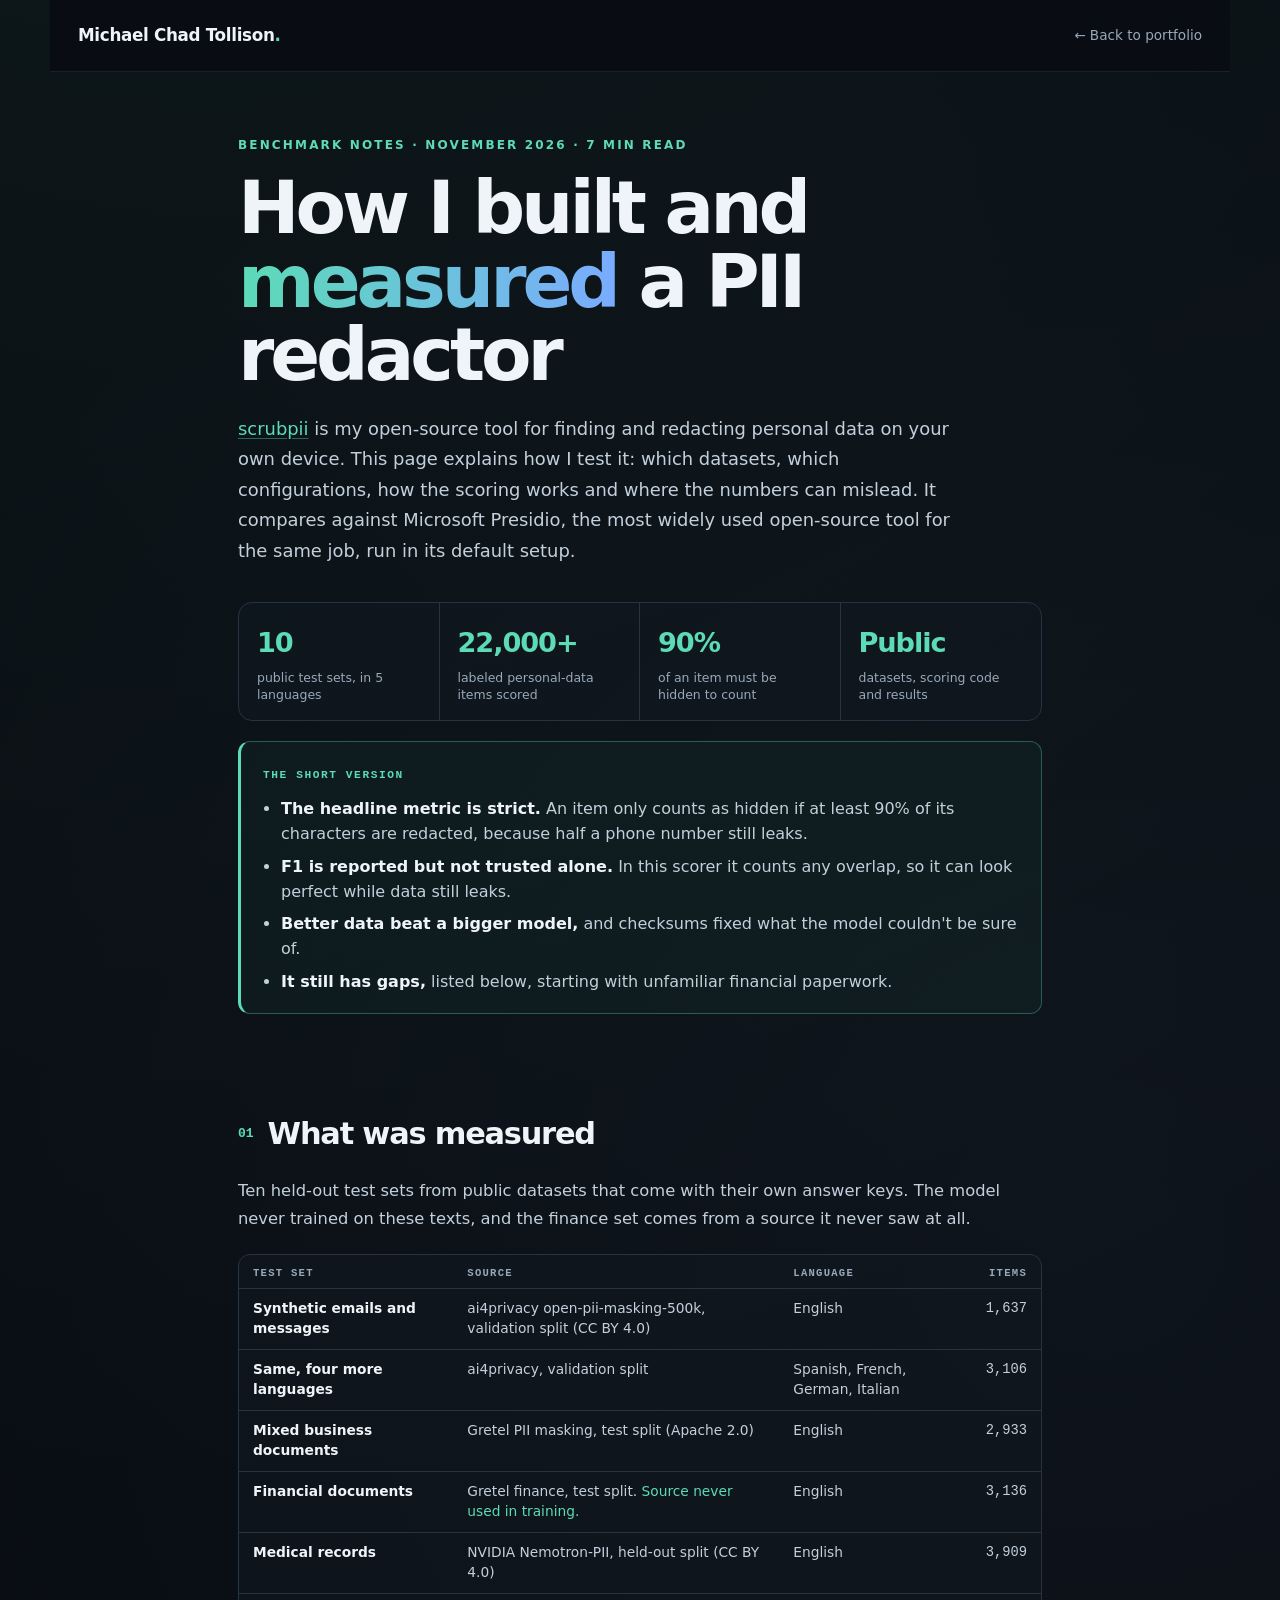
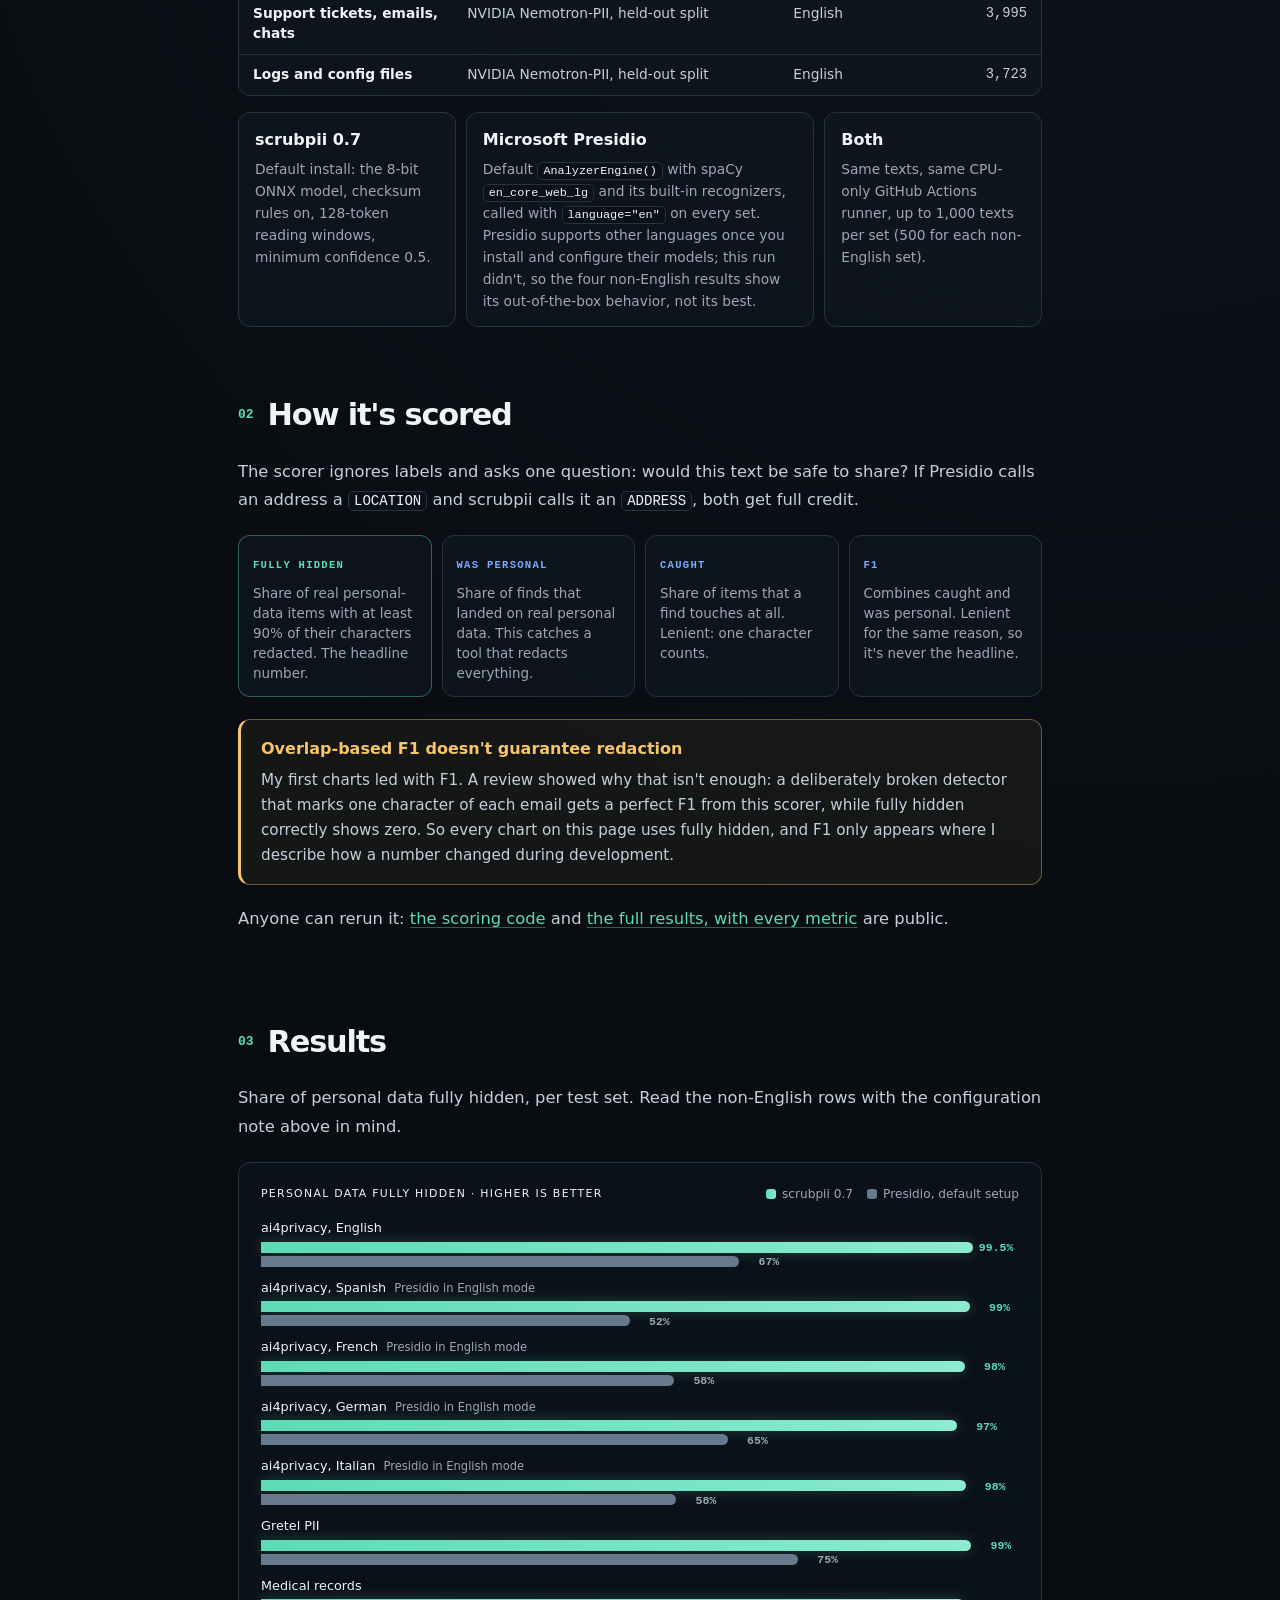
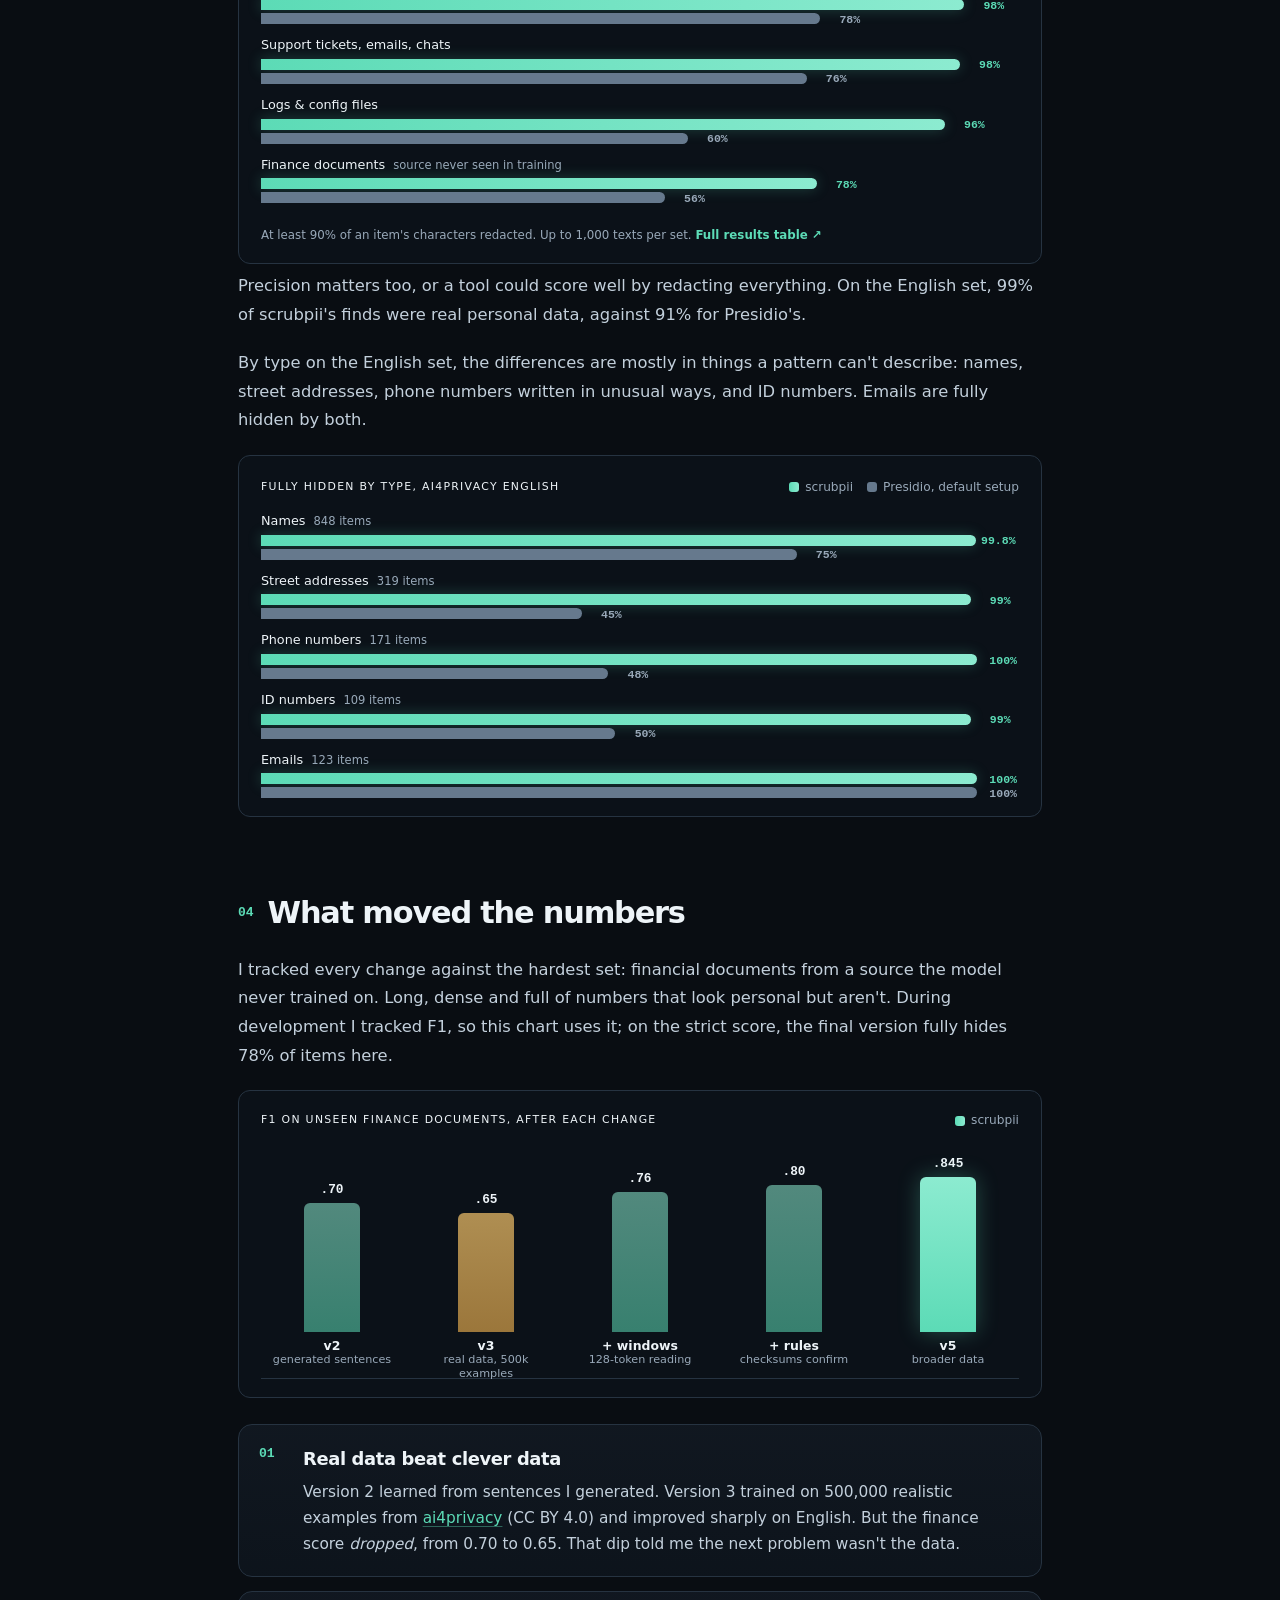
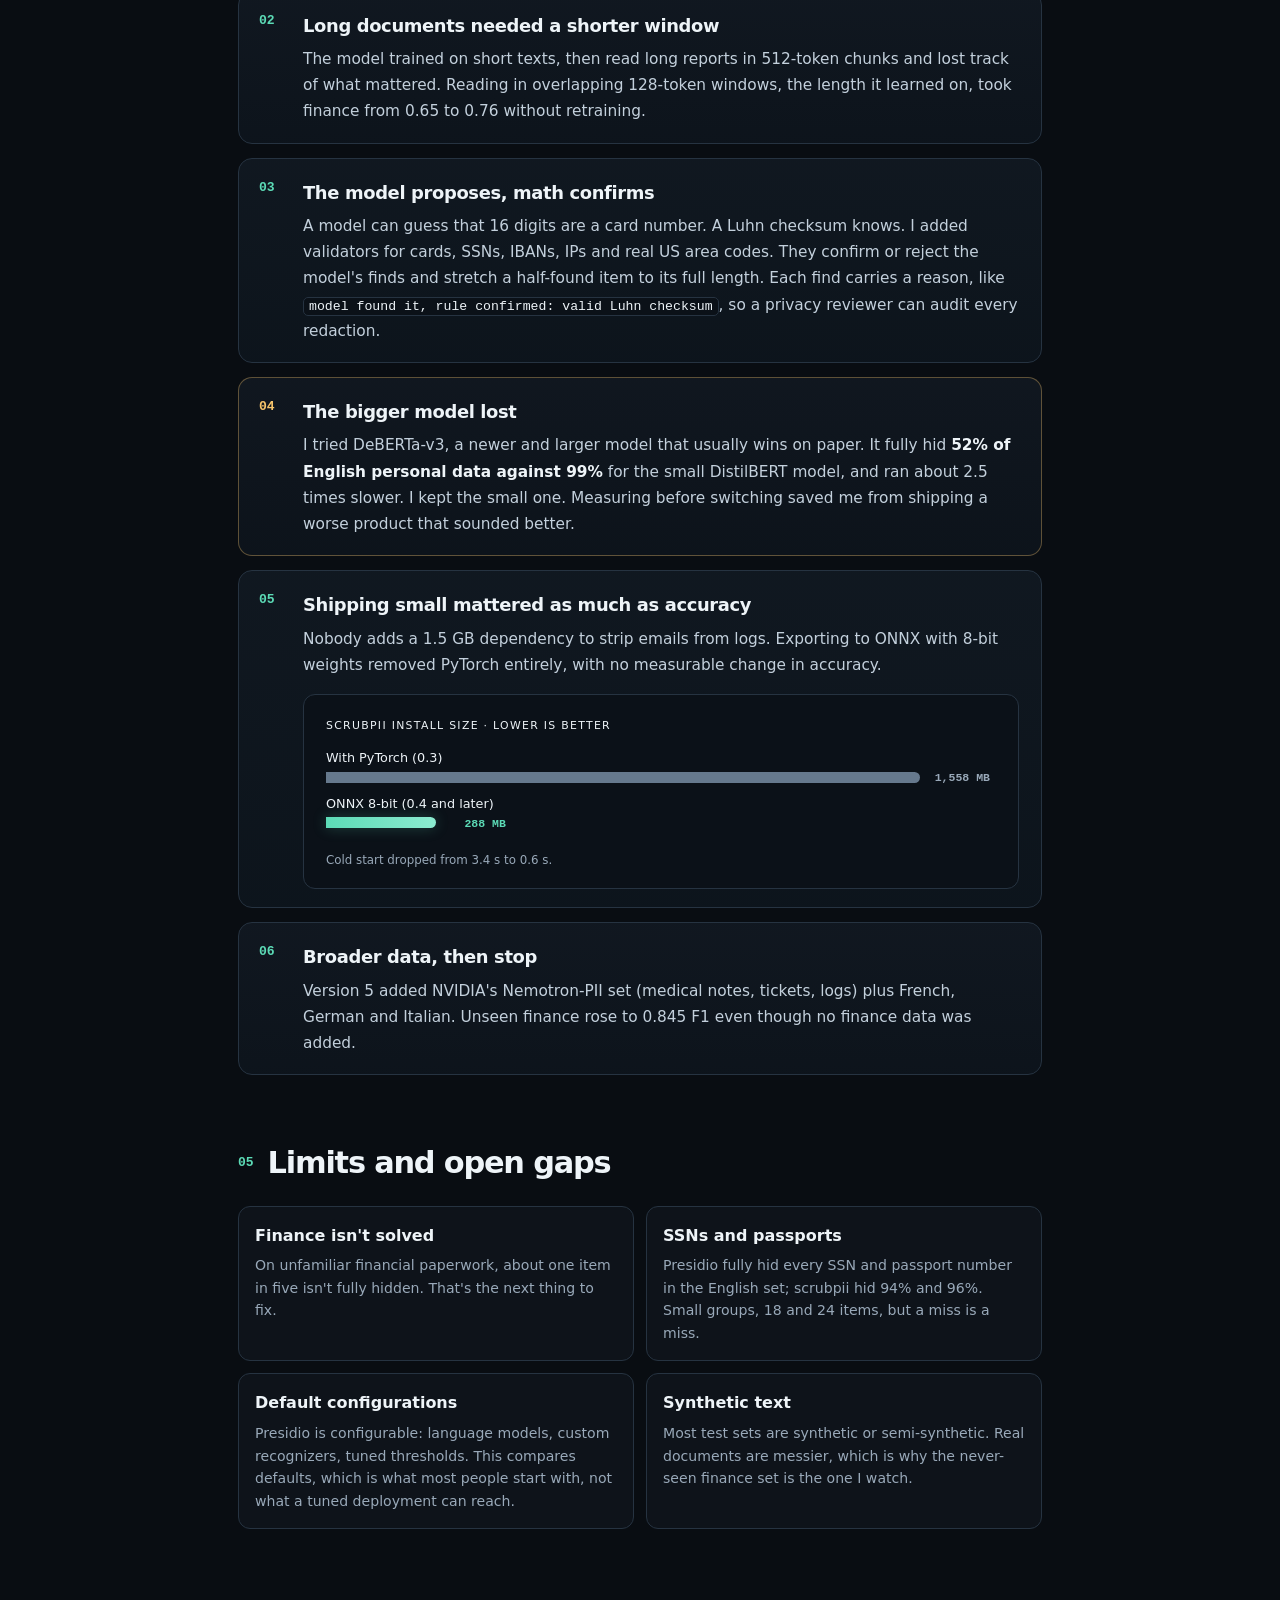
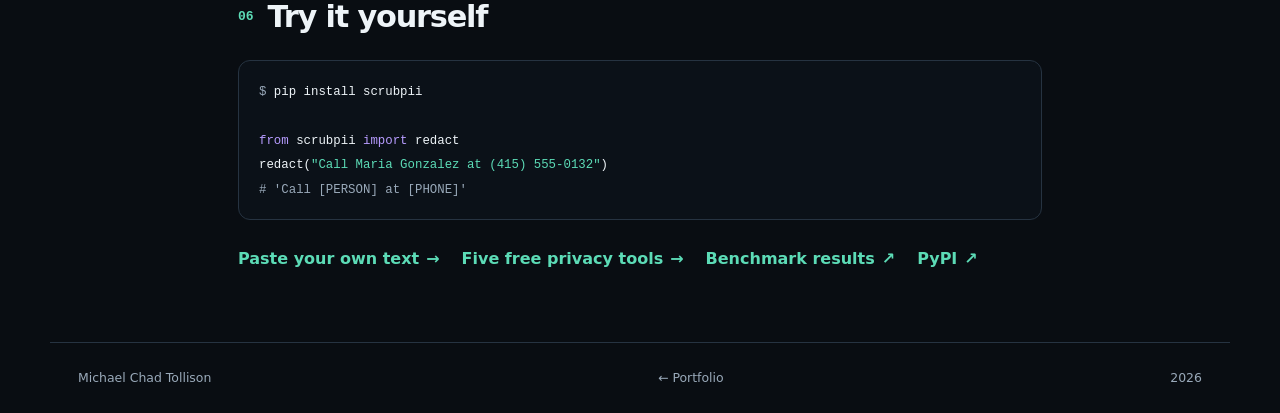
<file: pii-benchmark/index.html>
<!doctype html>
<html lang="en">
<head>
  <meta charset="utf-8">
  <meta name="viewport" content="width=device-width,initial-scale=1">
  <meta name="description" content="How Michael Chad Tollison built and measured scrubpii, an open-source PII redactor: datasets, configurations, scoring method, results and limits.">
  <meta name="theme-color" content="#090d12">
  <title>How I built and measured a PII redactor | Michael Chad Tollison</title>
  <link rel="canonical" href="https://chadtollison.github.io/pii-benchmark/">
  <link rel="icon" href="../images/favicon.svg" type="image/svg+xml">
  <meta property="og:type" content="article">
  <meta property="og:url" content="https://chadtollison.github.io/pii-benchmark/">
  <meta property="og:title" content="How I built and measured a PII redactor">
  <meta property="og:description" content="Datasets, setup and a strict scoring method for scrubpii, an open-source PII redactor, plus what moved the numbers and where it still falls short.">
  <meta property="og:image" content="https://chadtollison.github.io/images/og-benchmark.jpg">
  <meta property="og:image:width" content="1200">
  <meta property="og:image:height" content="630">
  <meta property="og:image:alt" content="How I built and measured a PII redactor">
  <meta name="twitter:card" content="summary_large_image">
  <link rel="stylesheet" href="../styles.css?v=2026-11-28e">
  <link rel="stylesheet" href="writeup.css?v=2026-11-28e">
</head>
<body>
  <a class="skip" href="#article">Skip to the article</a>
  <div id="scroll-progress" aria-hidden="true"></div>
  <header>
    <a class="logo name-logo" href="../" aria-label="Michael Chad Tollison, back to portfolio">Michael Chad Tollison<span>.</span></a>
    <a class="wu-back" href="../#projects">← Back to portfolio</a>
  </header>

  <main id="article">
    <section class="wu-hero">
      <p class="kicker">BENCHMARK NOTES · NOVEMBER 2026 · 7 MIN READ</p>
      <h1>How I built and <em>measured</em> a PII redactor</h1>
      <p class="lead"><a href="https://pypi.org/project/scrubpii/" target="_blank" rel="noreferrer">scrubpii</a> is my open-source tool for finding and redacting personal data on your own device. This page explains how I test it: which datasets, which configurations, how the scoring works and where the numbers can mislead. It compares against Microsoft Presidio, the most widely used open-source tool for the same job, run in its default setup.</p>
      <div class="wu-stats">
        <div><strong>10</strong><span>public test sets, in 5 languages</span></div>
        <div><strong>22,000+</strong><span>labeled personal-data items scored</span></div>
        <div><strong>90%</strong><span>of an item must be hidden to count</span></div>
        <div><strong>Public</strong><span>datasets, scoring code and results</span></div>
      </div>
      <aside class="wu-tldr" aria-label="Short version">
        <b>The short version</b>
        <ul>
          <li><strong>The headline metric is strict.</strong> An item only counts as hidden if at least 90% of its characters are redacted, because half a phone number still leaks.</li>
          <li><strong>F1 is reported but not trusted alone.</strong> In this scorer it counts any overlap, so it can look perfect while data still leaks.</li>
          <li><strong>Better data beat a bigger model,</strong> and checksums fixed what the model couldn't be sure of.</li>
          <li><strong>It still has gaps,</strong> listed below, starting with unfamiliar financial paperwork.</li>
        </ul>
      </aside>
    </section>

    <section class="wu" aria-labelledby="h-data">
      <div class="title"><b>01</b><h2 id="h-data">What was measured</h2></div>
      <p class="wu-p">Ten held-out test sets from public datasets that come with their own answer keys. The model never trained on these texts, and the finance set comes from a source it never saw at all.</p>
      <div class="wu-table" role="region" aria-label="Test sets" tabindex="0">
        <table>
          <thead><tr><th>Test set</th><th>Source</th><th>Language</th><th class="n">Items</th></tr></thead>
          <tbody>
            <tr><td>Synthetic emails and messages</td><td>ai4privacy open-pii-masking-500k, validation split (CC BY 4.0)</td><td>English</td><td class="n">1,637</td></tr>
            <tr><td>Same, four more languages</td><td>ai4privacy, validation split</td><td>Spanish, French, German, Italian</td><td class="n">3,106</td></tr>
            <tr><td>Mixed business documents</td><td>Gretel PII masking, test split (Apache 2.0)</td><td>English</td><td class="n">2,933</td></tr>
            <tr><td>Financial documents</td><td>Gretel finance, test split. <em>Source never used in training.</em></td><td>English</td><td class="n">3,136</td></tr>
            <tr><td>Medical records</td><td>NVIDIA Nemotron-PII, held-out split (CC BY 4.0)</td><td>English</td><td class="n">3,909</td></tr>
            <tr><td>Support tickets, emails, chats</td><td>NVIDIA Nemotron-PII, held-out split</td><td>English</td><td class="n">3,995</td></tr>
            <tr><td>Logs and config files</td><td>NVIDIA Nemotron-PII, held-out split</td><td>English</td><td class="n">3,723</td></tr>
          </tbody>
        </table>
      </div>
      <div class="wu-config">
        <div><b>scrubpii 0.7</b><p>Default install: the 8-bit ONNX model, checksum rules on, 128-token reading windows, minimum confidence 0.5.</p></div>
        <div><b>Microsoft Presidio</b><p>Default <code>AnalyzerEngine()</code> with spaCy <code>en_core_web_lg</code> and its built-in recognizers, called with <code>language="en"</code> on every set. Presidio supports other languages once you install and configure their models; this run didn't, so the four non-English results show its out-of-the-box behavior, not its best.</p></div>
        <div><b>Both</b><p>Same texts, same CPU-only GitHub Actions runner, up to 1,000 texts per set (500 for each non-English set).</p></div>
      </div>
    </section>

    <section class="wu" aria-labelledby="h-fair">
      <div class="title"><b>02</b><h2 id="h-fair">How it's scored</h2></div>
      <p class="wu-p">The scorer ignores labels and asks one question: would this text be safe to share? If Presidio calls an address a <code>LOCATION</code> and scrubpii calls it an <code>ADDRESS</code>, both get full credit.</p>
      <div class="wu-metrics">
        <div class="f1"><small>FULLY HIDDEN</small><p>Share of real personal-data items with at least 90% of their characters redacted. The headline number.</p></div>
        <div><small>WAS PERSONAL</small><p>Share of finds that landed on real personal data. This catches a tool that redacts everything.</p></div>
        <div><small>CAUGHT</small><p>Share of items that a find touches at all. Lenient: one character counts.</p></div>
        <div><small>F1</small><p>Combines caught and was personal. Lenient for the same reason, so it's never the headline.</p></div>
      </div>
      <aside class="wu-warn" aria-label="Caveat about F1">
        <b>Overlap-based F1 doesn't guarantee redaction</b>
        <p>My first charts led with F1. A review showed why that isn't enough: a deliberately broken detector that marks one character of each email gets a perfect F1 from this scorer, while fully hidden correctly shows zero. So every chart on this page uses fully hidden, and F1 only appears where I describe how a number changed during development.</p>
      </aside>
      <p class="wu-p">Anyone can rerun it: <a href="https://github.com/chadtollison/privacy-tools/blob/main/training/compare.py" target="_blank" rel="noreferrer">the scoring code</a> and <a href="https://github.com/chadtollison/privacy-tools/blob/main/benchmarks/compare.md" target="_blank" rel="noreferrer">the full results, with every metric</a> are public.</p>
    </section>

    <section class="wu" aria-labelledby="h-score">
      <div class="title"><b>03</b><h2 id="h-score">Results</h2></div>
      <p class="wu-p">Share of personal data fully hidden, per test set. Read the non-English rows with the configuration note above in mind.</p>
      <figure class="bench wu-chart in" aria-labelledby="cap-score">
        <figcaption id="cap-score"><small>PERSONAL DATA FULLY HIDDEN · HIGHER IS BETTER</small><span><i class="k-me"></i>scrubpii 0.7 <i class="k-them"></i>Presidio, default setup</span></figcaption>
        <div class="bench-rows">
          <!-- chart:score -->
          <div class="brow" style="--a:99.5%;--b:66.8%"><span>ai4privacy, English</span><div><i class="me"><b>99.5%</b></i><i class="them"><b>67%</b></i></div></div>
          <div class="brow" style="--a:99.0%;--b:51.5%"><span>ai4privacy, Spanish <em>Presidio in English mode</em></span><div><i class="me"><b>99%</b></i><i class="them"><b>52%</b></i></div></div>
          <div class="brow" style="--a:98.3%;--b:57.7%"><span>ai4privacy, French <em>Presidio in English mode</em></span><div><i class="me"><b>98%</b></i><i class="them"><b>58%</b></i></div></div>
          <div class="brow" style="--a:97.2%;--b:65.2%"><span>ai4privacy, German <em>Presidio in English mode</em></span><div><i class="me"><b>97%</b></i><i class="them"><b>65%</b></i></div></div>
          <div class="brow" style="--a:98.4%;--b:58.0%"><span>ai4privacy, Italian <em>Presidio in English mode</em></span><div><i class="me"><b>98%</b></i><i class="them"><b>58%</b></i></div></div>
          <div class="brow" style="--a:99.2%;--b:75.0%"><span>Gretel PII</span><div><i class="me"><b>99%</b></i><i class="them"><b>75%</b></i></div></div>
          <div class="brow" style="--a:98.2%;--b:78.1%"><span>Medical records</span><div><i class="me"><b>98%</b></i><i class="them"><b>78%</b></i></div></div>
          <div class="brow" style="--a:97.6%;--b:76.2%"><span>Support tickets, emails, chats</span><div><i class="me"><b>98%</b></i><i class="them"><b>76%</b></i></div></div>
          <div class="brow" style="--a:95.5%;--b:59.6%"><span>Logs &amp; config files</span><div><i class="me"><b>96%</b></i><i class="them"><b>60%</b></i></div></div>
          <div class="brow" style="--a:77.6%;--b:56.4%"><span>Finance documents <em>source never seen in training</em></span><div><i class="me"><b>78%</b></i><i class="them"><b>56%</b></i></div></div>
          <!-- /chart:score -->
        </div>
        <p class="bench-note">At least 90% of an item's characters redacted. Up to 1,000 texts per set. <a href="https://github.com/chadtollison/privacy-tools/blob/main/benchmarks/compare.md" target="_blank" rel="noreferrer">Full results table ↗</a></p>
      </figure>
      <p class="wu-p">Precision matters too, or a tool could score well by redacting everything. On the English set, 99% of scrubpii's finds were real personal data, against 91% for Presidio's.</p>
      <p class="wu-p">By type on the English set, the differences are mostly in things a pattern can't describe: names, street addresses, phone numbers written in unusual ways, and ID numbers. Emails are fully hidden by both.</p>
      <figure class="bench wu-chart in" aria-labelledby="cap-type">
        <figcaption id="cap-type"><small>FULLY HIDDEN BY TYPE, AI4PRIVACY ENGLISH</small><span><i class="k-me"></i>scrubpii <i class="k-them"></i>Presidio, default setup</span></figcaption>
        <div class="bench-rows">
          <!-- chart:types -->
          <div class="brow" style="--a:99.8%;--b:74.8%"><span>Names <em>848 items</em></span><div><i class="me"><b>99.8%</b></i><i class="them"><b>75%</b></i></div></div>
          <div class="brow" style="--a:99.1%;--b:44.8%"><span>Street addresses <em>319 items</em></span><div><i class="me"><b>99%</b></i><i class="them"><b>45%</b></i></div></div>
          <div class="brow" style="--a:100.0%;--b:48.5%"><span>Phone numbers <em>171 items</em></span><div><i class="me"><b>100%</b></i><i class="them"><b>48%</b></i></div></div>
          <div class="brow" style="--a:99.1%;--b:49.5%"><span>ID numbers <em>109 items</em></span><div><i class="me"><b>99%</b></i><i class="them"><b>50%</b></i></div></div>
          <div class="brow" style="--a:100.0%;--b:100.0%"><span>Emails <em>123 items</em></span><div><i class="me"><b>100%</b></i><i class="them"><b>100%</b></i></div></div>
          <!-- /chart:types -->
        </div>
      </figure>
    </section>

    <section class="wu" aria-labelledby="h-moved">
      <div class="title"><b>04</b><h2 id="h-moved">What moved the numbers</h2></div>
      <p class="wu-p">I tracked every change against the hardest set: financial documents from a source the model never trained on. Long, dense and full of numbers that look personal but aren't. During development I tracked F1, so this chart uses it; on the strict score, the final version fully hides 78% of items here.</p>
      <figure class="wu-steps wu-chart" aria-labelledby="cap-steps">
        <figcaption id="cap-steps"><small>F1 ON UNSEEN FINANCE DOCUMENTS, AFTER EACH CHANGE</small><span><i class="k-me"></i>scrubpii</span></figcaption>
        <div class="steps-plot">
          <div class="step" style="--v:70%"><b>.70</b><i></i><span>v2<em>generated sentences</em></span></div>
          <div class="step dip" style="--v:65%"><b>.65</b><i></i><span>v3<em>real data, 500k examples</em></span></div>
          <div class="step" style="--v:76%"><b>.76</b><i></i><span>+ windows<em>128-token reading</em></span></div>
          <div class="step" style="--v:80%"><b>.80</b><i></i><span>+ rules<em>checksums confirm</em></span></div>
          <div class="step best" style="--v:84.5%"><b>.845</b><i></i><span>v5<em>broader data</em></span></div>
        </div>
      </figure>

      <ol class="lessons">
        <li>
          <h3>Real data beat clever data</h3>
          <p>Version 2 learned from sentences I generated. Version 3 trained on 500,000 realistic examples from <a href="https://huggingface.co/datasets/ai4privacy/open-pii-masking-500k-ai4privacy" target="_blank" rel="noreferrer">ai4privacy</a> (CC BY 4.0) and improved sharply on English. But the finance score <em>dropped</em>, from 0.70 to 0.65. That dip told me the next problem wasn't the data.</p>
        </li>
        <li>
          <h3>Long documents needed a shorter window</h3>
          <p>The model trained on short texts, then read long reports in 512-token chunks and lost track of what mattered. Reading in overlapping 128-token windows, the length it learned on, took finance from 0.65 to 0.76 without retraining.</p>
        </li>
        <li>
          <h3>The model proposes, math confirms</h3>
          <p>A model can guess that 16 digits are a card number. A Luhn checksum knows. I added validators for cards, SSNs, IBANs, IPs and real US area codes. They confirm or reject the model's finds and stretch a half-found item to its full length. Each find carries a reason, like <code>model found it, rule confirmed: valid Luhn checksum</code>, so a privacy reviewer can audit every redaction.</p>
        </li>
        <li class="fail">
          <h3>The bigger model lost</h3>
          <p>I tried DeBERTa-v3, a newer and larger model that usually wins on paper. It fully hid <strong>52% of English personal data against 99%</strong> for the small DistilBERT model, and ran about 2.5 times slower. I kept the small one. Measuring before switching saved me from shipping a worse product that sounded better.</p>
        </li>
        <li>
          <h3>Shipping small mattered as much as accuracy</h3>
          <p>Nobody adds a 1.5 GB dependency to strip emails from logs. Exporting to ONNX with 8-bit weights removed PyTorch entirely, with no measurable change in accuracy.</p>
          <figure class="bench wu-mini in" aria-labelledby="cap-size">
            <figcaption id="cap-size"><small>SCRUBPII INSTALL SIZE · LOWER IS BETTER</small></figcaption>
            <div class="bench-rows">
              <div class="brow" style="--b:100%"><span>With PyTorch (0.3)</span><div><i class="them"><b>1,558 MB</b></i></div></div>
              <div class="brow" style="--a:18.5%"><span>ONNX 8-bit (0.4 and later)</span><div><i class="me"><b>288 MB</b></i></div></div>
            </div>
            <p class="bench-note">Cold start dropped from 3.4 s to 0.6 s.</p>
          </figure>
        </li>
        <li>
          <h3>Broader data, then stop</h3>
          <p>Version 5 added NVIDIA's Nemotron-PII set (medical notes, tickets, logs) plus French, German and Italian. Unseen finance rose to 0.845 F1 even though no finance data was added.</p>
        </li>
      </ol>
    </section>

    <section class="wu" aria-labelledby="h-lose">
      <div class="title"><b>05</b><h2 id="h-lose">Limits and open gaps</h2></div>
      <div class="wu-honest">
        <div><b>Finance isn't solved</b><p>On unfamiliar financial paperwork, about one item in five isn't fully hidden. That's the next thing to fix.</p></div>
        <div><b>SSNs and passports</b><p>Presidio fully hid every SSN and passport number in the English set; scrubpii hid 94% and 96%. Small groups, 18 and 24 items, but a miss is a miss.</p></div>
        <div><b>Default configurations</b><p>Presidio is configurable: language models, custom recognizers, tuned thresholds. This compares defaults, which is what most people start with, not what a tuned deployment can reach.</p></div>
        <div><b>Synthetic text</b><p>Most test sets are synthetic or semi-synthetic. Real documents are messier, which is why the never-seen finance set is the one I watch.</p></div>
      </div>
    </section>

    <section class="wu wu-try" aria-labelledby="h-try">
      <div class="title"><b>06</b><h2 id="h-try">Try it yourself</h2></div>
      <pre class="wu-code"><code><span class="c">$</span> pip install scrubpii

<span class="k">from</span> scrubpii <span class="k">import</span> redact
redact(<span class="s">"Call Maria Gonzalez at (415) 555-0132"</span>)
<span class="c"># 'Call [PERSON] at [PHONE]'</span></code></pre>
      <div class="links">
        <a class="projectlink live" href="https://chadtollison.github.io/privacy-tools/pii/">Paste your own text <span>→</span></a>
        <a class="projectlink" href="https://chadtollison.github.io/privacy-tools/">Five free privacy tools <span>→</span></a>
        <a class="projectlink" href="https://github.com/chadtollison/privacy-tools/blob/main/benchmarks/compare.md" target="_blank" rel="noreferrer">Benchmark results <span>↗</span></a>
        <a class="projectlink" href="https://pypi.org/project/scrubpii/" target="_blank" rel="noreferrer">PyPI <span>↗</span></a>
      </div>
    </section>
  </main>

  <footer><span>Michael Chad Tollison</span><a href="../">← Portfolio</a><span id="year"></span></footer>
  <script>
    (function () {
      var y = document.getElementById('year'); if (y) y.textContent = new Date().getFullYear();
      var bar = document.getElementById('scroll-progress');
      function upd() { var m = document.documentElement.scrollHeight - innerHeight; bar.style.width = (m > 0 ? scrollY / m * 100 : 0) + '%'; }
      addEventListener('scroll', upd, { passive: true }); upd();
    })();
  </script>
  <!-- Private visitor stats: https://chadtollison.goatcounter.com -->
  <script data-goatcounter="https://chadtollison.goatcounter.com/count" async src="https://gc.zgo.at/count.js"></script>
</body>
</html>
</file>
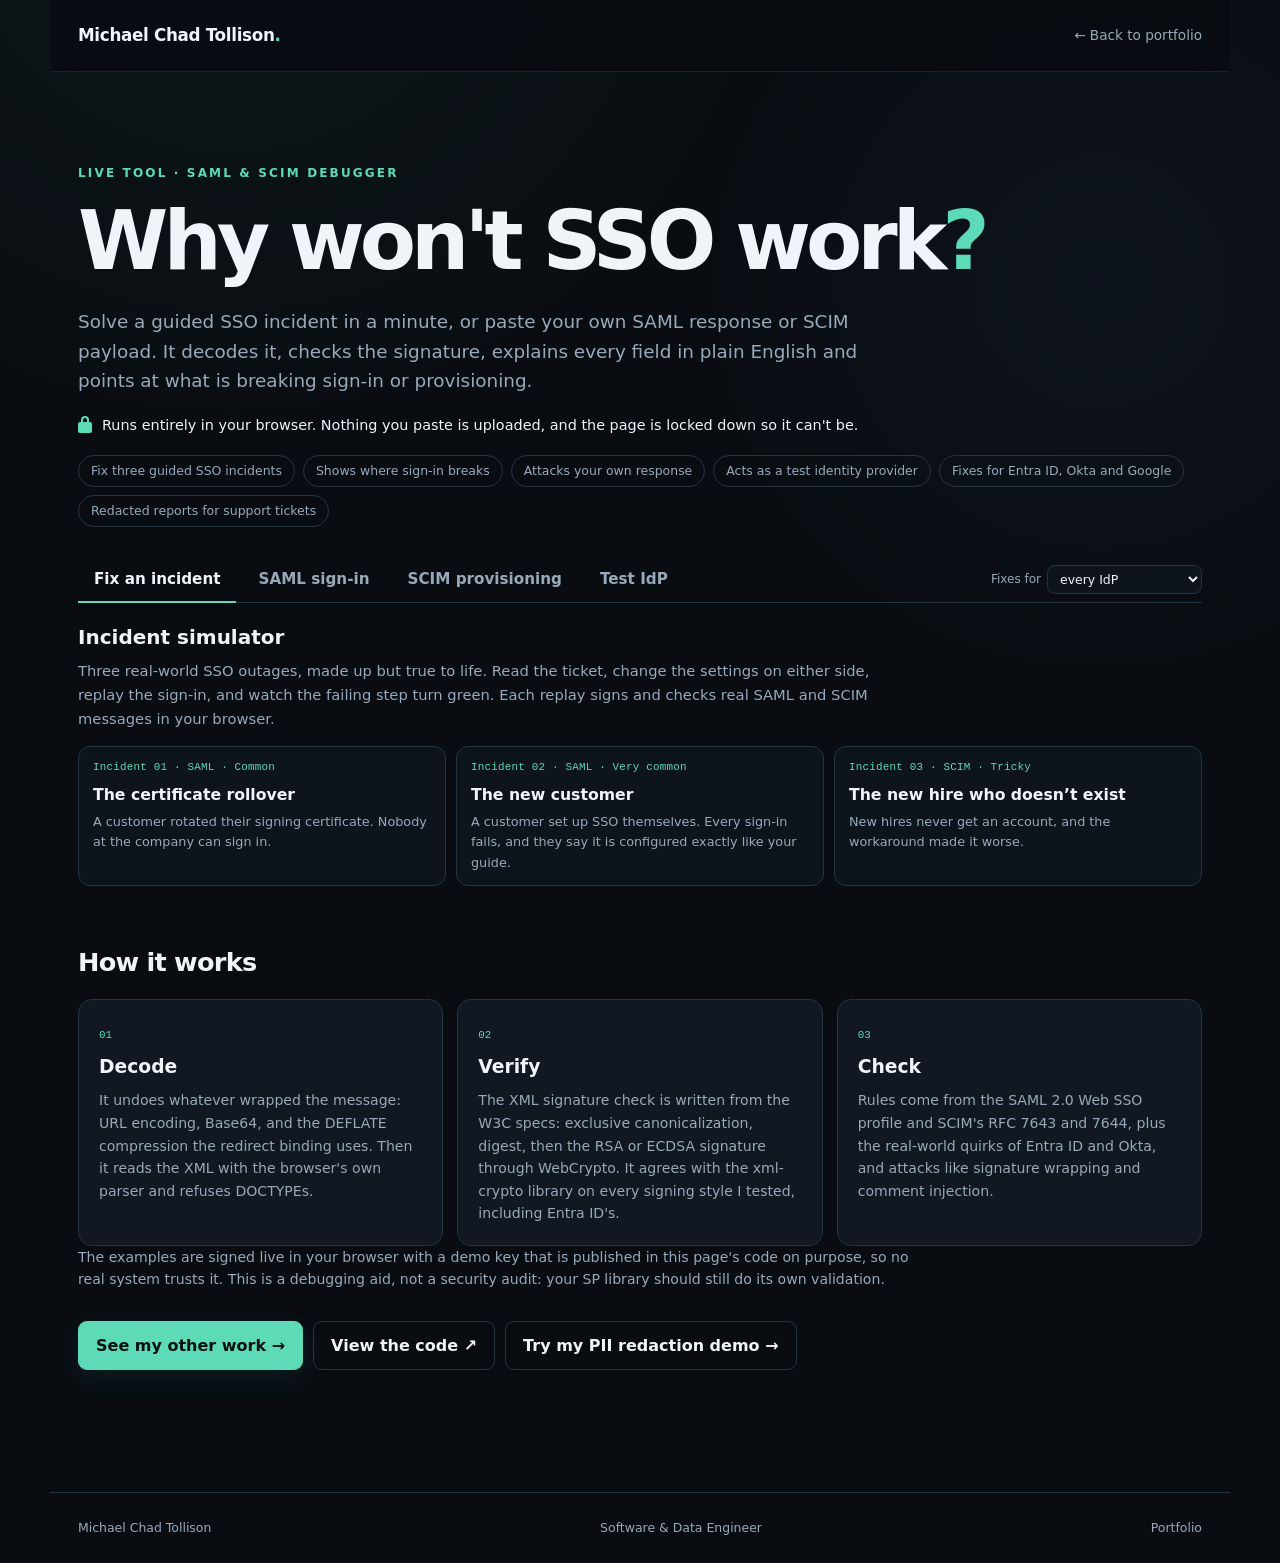
<file: sso/index.html>
<!doctype html>
<html lang="en">
<head>
  <meta charset="utf-8">
  <meta name="viewport" content="width=device-width,initial-scale=1">
  <meta http-equiv="Content-Security-Policy" content="default-src 'self'; script-src 'self' https://gc.zgo.at; style-src 'self'; img-src 'self' data: https://chadtollison.goatcounter.com; connect-src https://chadtollison.goatcounter.com; object-src 'none'; base-uri 'none'; form-action https: http://localhost:* http://127.0.0.1:*">
  <meta name="referrer" content="no-referrer">
  <meta name="description" content="Free SAML and SCIM debugger by Michael Chad Tollison. Paste a SAML response or SCIM payload to decode it, verify its signature and find what is breaking your SSO. Runs entirely in your browser.">
  <meta name="theme-color" content="#090d12">
  <title>SAML &amp; SCIM Debugger | Michael Chad Tollison</title>
  <link rel="canonical" href="https://chadtollison.github.io/sso/">
  <link rel="icon" href="../images/favicon.svg" type="image/svg+xml">
  <meta property="og:type" content="website">
  <meta property="og:url" content="https://chadtollison.github.io/sso/">
  <meta property="og:title" content="SAML &amp; SCIM Debugger: why won't SSO work?">
  <meta property="og:description" content="Paste a SAML response or SCIM payload to see where sign-in breaks and which setting fixes it. Free, runs in your browser.">
  <meta property="og:image" content="https://chadtollison.github.io/images/og-sso.jpg">
  <meta property="og:image:width" content="1200">
  <meta property="og:image:height" content="630">
  <meta name="twitter:card" content="summary_large_image">
  <link rel="stylesheet" href="../styles.css?v=2026-11-28e">
  <link rel="stylesheet" href="../sso.css?v=2026-11-28f">
</head>
<body>
  <header>
    <a class="logo name-logo" href="../" aria-label="Michael Chad Tollison, back to portfolio">Michael Chad Tollison<span>.</span></a>
    <a class="back" href="../#projects">← Back to portfolio</a>
  </header>

  <main>
    <section class="tool-hero">
      <p class="kicker">LIVE TOOL · SAML &amp; SCIM DEBUGGER</p>
      <h1>Why won't SSO work<em>?</em></h1>
      <p class="lead">Solve a guided SSO incident in a minute, or paste your own SAML response or SCIM payload. It decodes it, checks the signature, explains every field in plain English and points at what is breaking sign-in or provisioning.</p>
      <p class="local"><span class="lock" aria-hidden="true"></span>Runs entirely in your browser. Nothing you paste is uploaded, and the page is locked down so it can't be.</p>
      <ul class="features" aria-label="What it can do">
        <li><a href="#incidents">Fix three guided SSO incidents</a></li>
        <li><a href="#saml">Shows where sign-in breaks</a></li>
        <li><a href="#saml" data-jump="attacks">Attacks your own response</a></li>
        <li><a href="#idp">Acts as a test identity provider</a></li>
        <li><a href="#saml" data-jump="fixidp">Fixes for Entra ID, Okta and Google</a></li>
        <li><a href="#saml" data-jump="report">Redacted reports for support tickets</a></li>
      </ul>
    </section>

    <section class="tool">
      <div class="tabs">
        <div class="tab-group" role="tablist" aria-label="What to debug">
        <button type="button" role="tab" id="tab-incidents" data-tab="incidents" aria-controls="panel-incidents" aria-selected="true">Fix an incident</button>
        <button type="button" role="tab" id="tab-saml" data-tab="saml" aria-controls="panel-saml" aria-selected="false" tabindex="-1">SAML sign-in</button>
        <button type="button" role="tab" id="tab-scim" data-tab="scim" aria-controls="panel-scim" aria-selected="false" tabindex="-1">SCIM provisioning</button>
        <button type="button" role="tab" id="tab-idp" data-tab="idp" aria-controls="panel-idp" aria-selected="false" tabindex="-1">Test IdP</button>
        </div>
        <label class="idp-pref" id="fixidp">Fixes for
          <select id="idp-pref">
            <option value="all">every IdP</option>
            <option value="entra">Microsoft Entra ID</option>
            <option value="okta">Okta</option>
            <option value="google">Google Workspace</option>
            <option value="none">no IdP (hide)</option>
          </select>
        </label>
      </div>

      <!-- ===================== INCIDENTS ===================== -->
      <div id="panel-incidents" role="tabpanel" aria-labelledby="tab-incidents">
        <div class="sim-intro">
          <h2>Incident simulator</h2>
          <p>Three real-world SSO outages, made up but true to life. Read the ticket, change the settings on either side, replay the sign-in, and watch the failing step turn green. Each replay signs and checks real SAML and SCIM messages in your browser.</p>
        </div>
        <div id="sim"><p class="pane-note">Loading the incidents…</p></div>
      </div>

      <!-- ===================== SAML ===================== -->
      <div id="panel-saml" role="tabpanel" aria-labelledby="tab-saml" hidden>
        <div class="pane">
          <div class="pane-head">
            <label for="saml-input">SAML response, assertion or request</label>
            <div class="pane-actions">
              <label class="mini-btn" for="saml-file">Open file</label>
              <input id="saml-file" type="file" accept=".xml,.txt,text/xml,text/plain" hidden>
              <button type="button" id="saml-clear" class="mini-btn">Clear</button>
            </div>
          </div>
          <div class="samples" id="saml-samples" aria-label="Examples"><span class="samples-label">Examples:</span></div>
          <textarea id="saml-input" spellcheck="false" autocomplete="off" autocapitalize="off" placeholder="Paste the SAMLResponse value (Base64), raw XML, or a whole URL with ?SAMLRequest=…&#10;&#10;Tip: in your browser's developer tools, open the Network tab, sign in, and copy the SAMLResponse form field from the POST to your app."></textarea>
          <p class="pane-note" id="saml-note" aria-live="polite"></p>
        </div>

        <details class="settings" open>
          <summary>Your app's settings <span>Optional. Fill these in and the checks compare against them.</span></summary>
          <div class="settings-grid">
            <label>SP entity ID (audience)<input id="set-spEntityId" type="text" spellcheck="false" placeholder="https://app.example.com/saml/metadata"></label>
            <label>ACS URL (reply URL)<input id="set-acsUrl" type="text" spellcheck="false" placeholder="https://app.example.com/saml/acs"></label>
            <label>IdP entity ID (issuer)<input id="set-idpEntityId" type="text" spellcheck="false" placeholder="https://idp.example.com/metadata"></label>
            <label>Required attributes<input id="set-requiredAttrs" type="text" spellcheck="false" placeholder="email, firstName, lastName"></label>
            <label class="wide">IdP certificate or thumbprint<textarea id="set-idpCert" spellcheck="false" rows="2" placeholder="-----BEGIN CERTIFICATE----- … or a SHA-1 / SHA-256 thumbprint from your IdP's metadata"></textarea></label>
            <label>Request ID (InResponseTo)<input id="set-requestId" type="text" spellcheck="false" placeholder="_a1b2c3… (blank for IdP-initiated)"></label>
            <label>Allowed clock skew (minutes)<input id="set-skewMinutes" type="number" min="0" max="60" step="1"></label>
          </div>
          <button type="button" id="settings-reset" class="link-btn">Clear settings</button>
        </details>

        <div id="saml-verdict" class="verdict" role="status" aria-live="polite" hidden></div>
        <div id="saml-results" class="results" hidden>
          <div class="result-actions">
            <button type="button" class="mini-btn strong" id="saml-report">Share a redacted report</button>
            <a class="mini-btn" href="#attacks">Attack this response ↓</a>
          </div>
          <div id="saml-flow"></div>
          <div class="results-grid">
            <div>
              <h2>Checks</h2>
              <ul id="saml-checks" class="checks"></ul>
              <h2 class="sub">How it was decoded</h2>
              <ol id="saml-steps" class="steps"></ol>
            </div>
            <div id="saml-cards" class="cards"></div>
          </div>
          <div id="saml-attrs" class="attrs" hidden>
            <h2>Attributes the IdP sent</h2>
            <div class="table-wrap"><table class="attr-table"><thead><tr><th>Attribute</th><th>Values</th></tr></thead><tbody id="saml-attr-rows"></tbody></table></div>
          </div>
          <section class="attacks" id="attacks" aria-labelledby="attacks-title">
            <div class="attacks-head">
              <div>
                <h2 id="attacks-title">Attack playground</h2>
                <p>Run eight real attacks on SAML apps against this response and see which ones the checks catch. Your app's SAML library should catch the same ones.</p>
              </div>
              <button type="button" class="try-attack" id="attacks-run">Attack this response</button>
            </div>
            <div id="attacks-out" aria-live="polite"></div>
          </section>
          <div class="xml-wrap">
            <div class="xml-head"><h2>Decoded XML</h2><span id="saml-xml-copy"></span></div>
            <pre id="saml-xml" class="xml" tabindex="0" aria-label="Decoded XML"></pre>
          </div>
        </div>
      </div>

      <!-- ===================== SCIM ===================== -->
      <div id="panel-scim" role="tabpanel" aria-labelledby="tab-scim" hidden>
        <div class="pane">
          <div class="pane-head">
            <label for="scim-input">SCIM request or response</label>
            <div class="pane-actions">
              <label class="dir">This is
                <select id="scim-direction">
                  <option value="auto">detected automatically</option>
                  <option value="request">a request to my app</option>
                  <option value="response">a response from my app</option>
                </select>
              </label>
              <label class="mini-btn" for="scim-file">Open file</label>
              <input id="scim-file" type="file" accept=".json,.txt,application/json,text/plain" hidden>
              <button type="button" id="scim-clear" class="mini-btn">Clear</button>
            </div>
          </div>
          <div class="samples" id="scim-samples" aria-label="Examples"><span class="samples-label">Examples:</span></div>
          <textarea id="scim-input" spellcheck="false" autocomplete="off" autocapitalize="off" placeholder="Paste the JSON body. Add the request line above it for extra checks, for example:&#10;&#10;PATCH /scim/v2/Users/123&#10;{ &quot;schemas&quot;: [ … ], &quot;Operations&quot;: [ … ] }&#10;&#10;Entra ID and Okta show these in their provisioning logs."></textarea>
          <p class="pane-note" id="scim-note" aria-live="polite"></p>
        </div>
        <div id="scim-verdict" class="verdict" role="status" aria-live="polite" hidden></div>
        <div id="scim-results" class="results" hidden>
          <div class="result-actions">
            <button type="button" class="mini-btn strong" id="scim-report">Share a redacted report</button>
          </div>
          <div class="results-grid">
            <div>
              <h2>Checks</h2>
              <ul id="scim-checks" class="checks"></ul>
            </div>
            <div id="scim-cards" class="cards"></div>
          </div>
        </div>
      </div>


      <!-- ===================== TEST IdP ===================== -->
      <div id="panel-idp" role="tabpanel" aria-labelledby="tab-idp" hidden>
        <div id="idp-incoming" class="verdict good" role="status" hidden></div>
        <p class="idp-lead">A pretend identity provider that runs in this tab. It makes its own signing key and certificate, signs SAML responses with them and generates SCIM users, so you can test your app's SSO and provisioning without an Okta or Entra ID tenant.</p>
        <h2 class="sr-only">Test identity provider</h2>
        <div class="idp-grid">
          <section class="rcard" aria-labelledby="idp-sign-title">
            <h3 id="idp-sign-title">1. Sign a SAML response</h3>
            <div class="form-grid">
              <label>Your SP entity ID<input id="idp-sp" type="text" spellcheck="false" placeholder="https://app.example.com/saml/metadata"></label>
              <label>Your ACS URL<input id="idp-acs" type="text" spellcheck="false" placeholder="http://localhost:3000/saml/acs"></label>
              <label>Sign in as (NameID)<input id="idp-nameid" type="text" spellcheck="false" value="ava.okafor@example.com"></label>
              <label>NameID format
                <select id="idp-format"><option value="email">Email address</option><option value="persistent">Persistent</option><option value="unspecified">Unspecified</option><option value="transient">Transient</option></select>
              </label>
              <label class="wide">Attributes (one "name = value" per line; repeat a name for several values)<textarea id="idp-attrs" rows="5" spellcheck="false">email = ava.okafor@example.com
firstName = Ava
lastName = Okafor
groups = Engineering
groups = SSO-Admins</textarea></label>
              <label>Sign
                <select id="idp-signmode"><option value="assertion">The assertion</option><option value="response">The response</option><option value="both">Both</option><option value="none">Nothing (to test rejection)</option></select>
              </label>
              <label>Valid for (minutes)<input id="idp-minutes" type="number" min="1" max="1440" value="5"></label>
              <label>InResponseTo (request ID)<input id="idp-irt" type="text" spellcheck="false" placeholder="blank for IdP-initiated"></label>
              <label>RelayState<input id="idp-relay" type="text" spellcheck="false" placeholder="optional"></label>
            </div>
            <div class="btn-row">
              <button type="button" class="try-attack" id="idp-generate">Sign response</button>
              <button type="button" class="mini-btn" id="idp-check" disabled>Check it in the debugger</button>
              <button type="button" class="mini-btn" id="idp-post" disabled>Send it to my ACS URL ↗</button>
            </div>
            <textarea id="idp-out" class="out" rows="5" readonly aria-label="Signed SAMLResponse (Base64)" placeholder="The Base64 SAMLResponse appears here."></textarea>
            <p class="pane-note">"Send" POSTs the response to your ACS URL in a new tab, exactly as a real IdP does. It is the only way anything leaves this page, and only to the URL you typed.</p>
          </section>

          <section class="rcard" aria-labelledby="idp-trust-title">
            <h3 id="idp-trust-title">2. Trust this test IdP in your app</h3>
            <div id="idp-info"></div>
            <div class="btn-row">
              <button type="button" class="mini-btn" id="idp-cert">Download certificate (.pem)</button>
              <button type="button" class="mini-btn" id="idp-meta">Download IdP metadata (.xml)</button>
              <button type="button" class="mini-btn" id="idp-rotate">Make a new key</button>
            </div>
            <p class="pane-note">The private key is made in your browser and stays in it. Use this IdP for testing only. For SP-initiated sign-in, set your app's IdP sign-in URL to this page. When your app sends a SAMLRequest here, this tab fills in the form for you.</p>
          </section>

          <section class="rcard" aria-labelledby="idp-scim-title">
            <h3 id="idp-scim-title">3. Generate SCIM test users</h3>
            <div class="form-grid">
              <label>How many<input id="scimgen-count" type="number" min="1" max="50" value="3"></label>
              <label>Email domain<input id="scimgen-domain" type="text" spellcheck="false" value="example.com"></label>
              <label class="wide">Output
                <select id="scimgen-mode"><option value="post">One create request (POST /Users)</option><option value="list">A ListResponse, as your server would return</option><option value="curl">A curl script that provisions them into your app</option></select>
              </label>
            </div>
            <div class="btn-row">
              <button type="button" class="try-attack" id="scimgen-go">Generate users</button>
              <button type="button" class="mini-btn" id="scimgen-check" disabled>Check it in the debugger</button>
            </div>
            <textarea id="scimgen-out" class="out" rows="9" readonly aria-label="Generated SCIM" placeholder="Generated users appear here."></textarea>
          </section>
        </div>
      </div>

      <dialog id="report-dialog" aria-labelledby="report-title">
        <div class="report-head"><h2 id="report-title">Shareable report</h2><button type="button" class="mini-btn" id="report-close" aria-label="Close">Close</button></div>
        <p id="report-status" class="report-status" aria-live="polite"></p>
        <textarea id="report-text" readonly aria-label="Report (Markdown)"></textarea>
        <div class="btn-row"><button type="button" class="try-attack" id="report-copy">Copy report</button><button type="button" class="mini-btn" id="report-download">Download .md</button></div>
      </dialog>

      <div class="how">
        <h2>How it works</h2>
        <div class="how-grid">
          <article><small>01</small><h3>Decode</h3><p>It undoes whatever wrapped the message: URL encoding, Base64, and the DEFLATE compression the redirect binding uses. Then it reads the XML with the browser's own parser and refuses DOCTYPEs.</p></article>
          <article><small>02</small><h3>Verify</h3><p>The XML signature check is written from the W3C specs: exclusive canonicalization, digest, then the RSA or ECDSA signature through WebCrypto. It agrees with the xml-crypto library on every signing style I tested, including Entra ID's.</p></article>
          <article><small>03</small><h3>Check</h3><p>Rules come from the SAML 2.0 Web SSO profile and SCIM's RFC 7643 and 7644, plus the real-world quirks of Entra ID and Okta, and attacks like signature wrapping and comment injection.</p></article>
        </div>
        <p class="note">The examples are signed live in your browser with a demo key that is published in this page's code on purpose, so no real system trusts it. This is a debugging aid, not a security audit: your SP library should still do its own validation.</p>
      </div>

      <div class="buttons">
        <a class="primary" href="../#projects">See my other work →</a>
        <a class="secondary" href="https://github.com/chadtollison/chadtollison.github.io/tree/main/sso" target="_blank" rel="noreferrer">View the code ↗</a>
        <a class="secondary" href="https://chadtollison.github.io/privacy-tools/pii/">Try my PII redaction demo →</a>
      </div>
    </section>
  </main>

  <footer><span>Michael Chad Tollison</span><span>Software & Data Engineer</span><span><a href="../">Portfolio</a></span></footer>
  <script type="module" src="app.js?v=2026-11-28f"></script>
  <script data-goatcounter="https://chadtollison.goatcounter.com/count" async src="https://gc.zgo.at/count.js"></script>
</body>
</html>
</file>
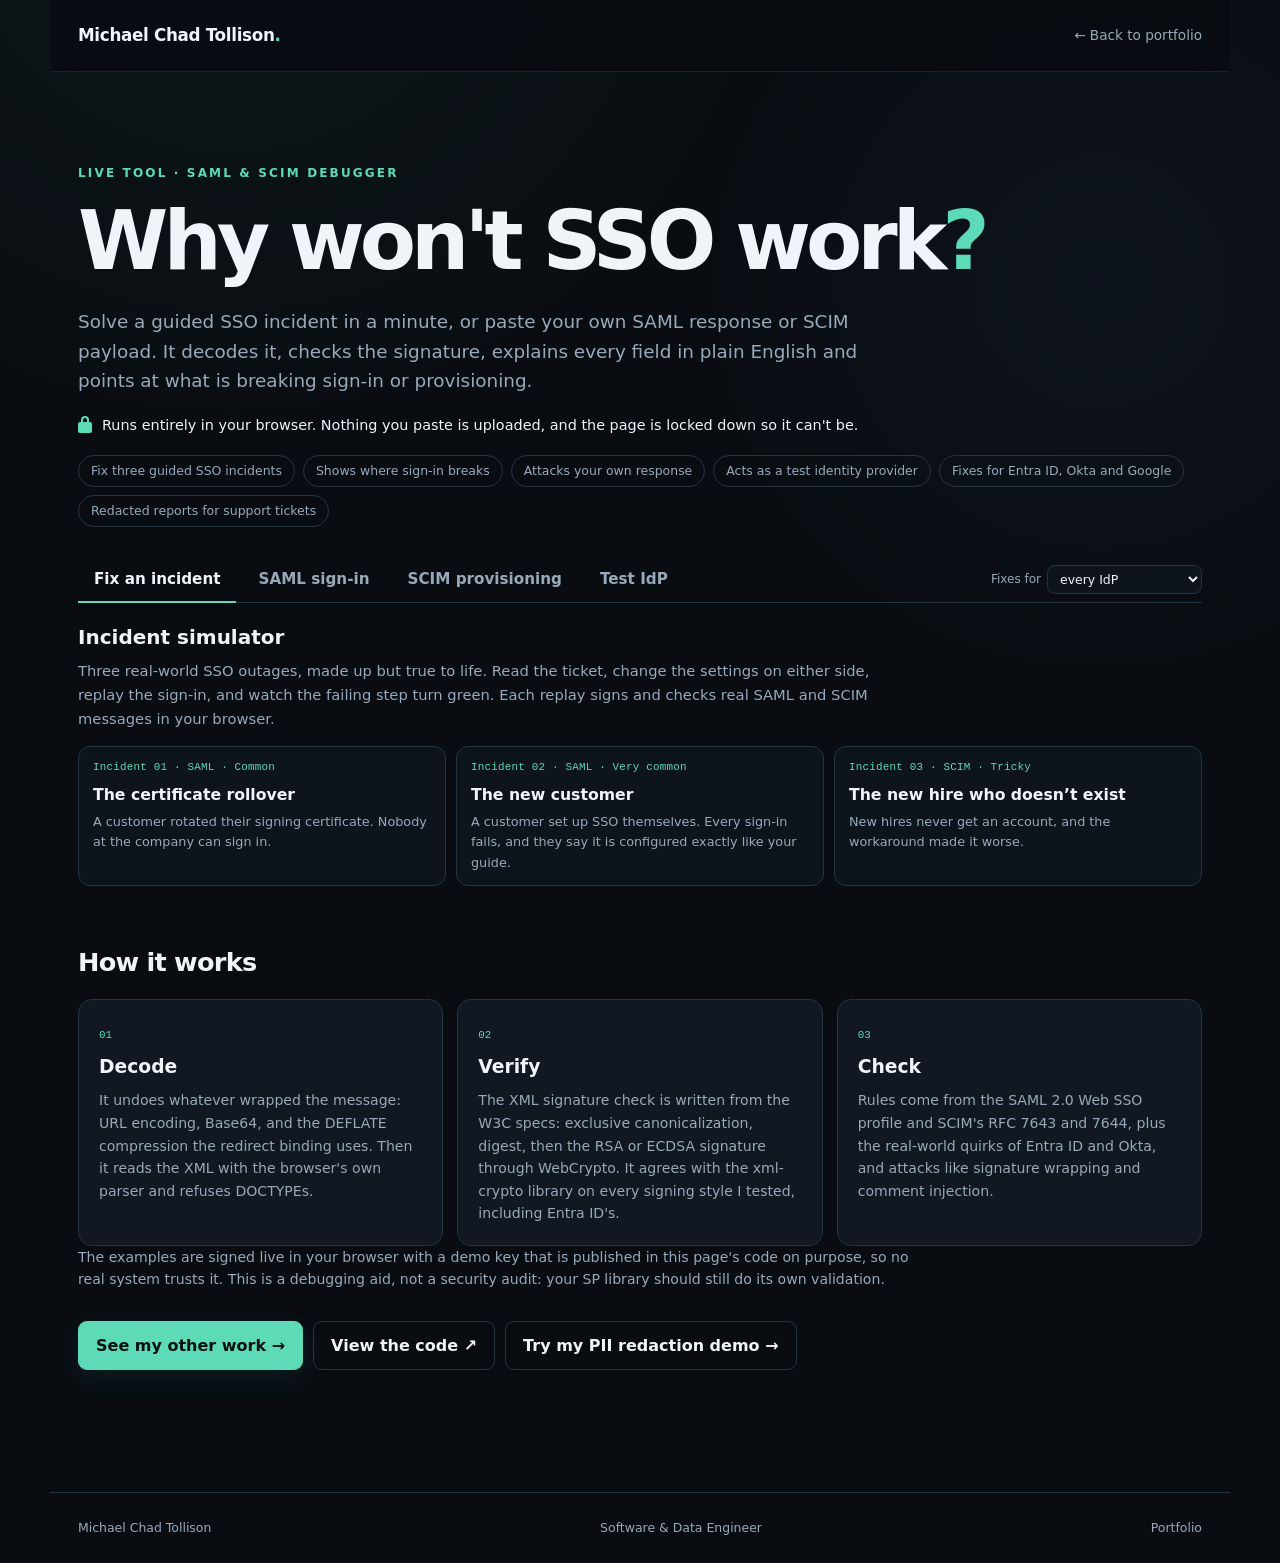
<file: sso-debugger.html>
<!doctype html>
<html lang="en">
<head>
  <meta charset="utf-8">
  <title>SAML &amp; SCIM Debugger has moved</title>
  <meta name="robots" content="noindex">
  <link rel="canonical" href="https://chadtollison.github.io/sso/">
  <meta http-equiv="refresh" content="0; url=sso/">
  <script>location.replace('sso/' + location.search + location.hash);</script>
</head>
<body><p>This page moved to <a href="sso/">chadtollison.github.io/sso/</a>.</p></body>
</html>
</file>
<file: styles.css>
*{box-sizing:border-box}
:root{--bg:#090d12;--panel:#111821;--panel2:#0d141c;--text:#eef4f8;--muted:#99a9b9;--line:#263341;--accent:#5cdbb6;--blue:#7aabff;--header:#090d12e8;--shadow:0 18px 55px rgba(0,0,0,.28)}
html{scroll-behavior:smooth;scroll-padding-top:90px}
body{margin:0;background:radial-gradient(circle at 18% -8%,rgba(92,219,182,.055),transparent 28%),radial-gradient(circle at 86% 18%,rgba(122,171,255,.045),transparent 24%),var(--bg);color:var(--text);font-family:Inter,system-ui,-apple-system,"Segoe UI",sans-serif;line-height:1.6;overflow-x:hidden}
a{color:inherit;text-decoration:none}
button{font:inherit}
::selection{background:rgba(92,219,182,.25);color:#fff}
#scroll-progress{position:fixed;left:0;top:0;height:3px;width:0;background:linear-gradient(90deg,var(--accent),var(--blue));z-index:9999;box-shadow:0 0 20px rgba(92,219,182,.45)}
.cursor-glow{position:fixed;left:0;top:0;width:420px;height:420px;border-radius:50%;pointer-events:none;z-index:-1;opacity:0;background:radial-gradient(circle,rgba(92,219,182,.075),rgba(122,171,255,.025) 38%,transparent 70%);transform:translate(-50%,-50%);transition:opacity .25s ease}
header,main>section,footer{max-width:1180px;margin:auto;padding-left:28px;padding-right:28px}
header{height:72px;display:flex;align-items:center;justify-content:space-between;position:sticky;top:0;background:var(--header);backdrop-filter:blur(18px);-webkit-backdrop-filter:blur(18px);z-index:50;border-bottom:1px solid #26334188}
.logo{font-weight:900;font-size:1.3rem;transition:transform .25s ease,text-shadow .25s ease}.logo:hover{transform:translateY(-1px);text-shadow:0 0 24px rgba(92,219,182,.22)}
.logo span,.kicker,.title b,.hero em{color:var(--accent)}
.name-logo{font-size:1.05rem;letter-spacing:-.02em;white-space:nowrap}
nav{display:flex;gap:24px}nav a{position:relative;color:var(--muted);font-size:.85rem;padding:8px 0;transition:color .2s ease}nav a:after{content:"";position:absolute;left:0;right:100%;bottom:2px;height:1px;background:var(--accent);transition:right .25s ease;box-shadow:0 0 10px rgba(92,219,182,.4)}nav a:hover,nav a.active{color:var(--text)}nav a:hover:after,nav a.active:after{right:0}
.menu-toggle{display:none;width:42px;height:42px;border:1px solid var(--line);border-radius:10px;background:rgba(17,24,33,.8);align-items:center;justify-content:center;flex-direction:column;gap:5px;cursor:pointer}.menu-toggle span{width:18px;height:1.5px;background:var(--text);transition:transform .25s ease,opacity .25s ease}.menu-toggle.open span:nth-child(1){transform:translateY(6.5px) rotate(45deg)}.menu-toggle.open span:nth-child(2){opacity:0}.menu-toggle.open span:nth-child(3){transform:translateY(-6.5px) rotate(-45deg)}
.hero{padding-top:115px;padding-bottom:40px;position:relative}.hero:after{content:"";position:absolute;width:360px;height:360px;right:-150px;top:70px;border:1px solid rgba(92,219,182,.08);border-radius:50%;box-shadow:0 0 80px rgba(92,219,182,.025);pointer-events:none}
.kicker{font-size:.75rem;letter-spacing:.18em;font-weight:800}.hero h1{font-size:clamp(3rem,7vw,6.4rem);line-height:.98;letter-spacing:-.065em;margin:18px 0 30px}.hero em{font-style:normal;background:linear-gradient(90deg,var(--accent),#8cebd0,var(--blue));-webkit-background-clip:text;background-clip:text;color:transparent;background-size:180% auto;animation:gradientShift 8s ease infinite}.lead{max-width:790px;font-size:1.15rem;color:var(--muted)}
@keyframes gradientShift{0%,100%{background-position:0% center}50%{background-position:100% center}}
.buttons,.tags{display:flex;gap:10px;flex-wrap:wrap}.buttons{margin-top:30px}.buttons a{border:1px solid var(--line);padding:11px 17px;border-radius:9px;font-weight:700;transition:transform .22s ease,border-color .22s ease,box-shadow .22s ease,background .22s ease}.buttons a:hover{transform:translateY(-2px);border-color:#3d5264;box-shadow:0 12px 28px rgba(0,0,0,.2)}.buttons .primary{background:var(--accent);border-color:var(--accent);color:#07110e;box-shadow:0 8px 28px rgba(92,219,182,.08)}.buttons .primary:hover{box-shadow:0 12px 34px rgba(92,219,182,.18)}.buttons .secondary:hover{background:#101923}
.hero .tags{margin-top:55px}.tags span{border:1px solid var(--line);border-radius:30px;padding:5px 10px;font-size:.74rem;color:var(--muted);transition:transform .2s ease,border-color .2s ease,color .2s ease,background .2s ease,box-shadow .2s ease}.tags span:hover{transform:translateY(-2px);border-color:rgba(92,219,182,.55);color:var(--text);background:rgba(92,219,182,.055);box-shadow:0 6px 18px rgba(92,219,182,.06)}
main>section:not(.hero){padding-top:52px;padding-bottom:52px}.title{display:flex;align-items:center;gap:14px;margin-bottom:36px}.title h2{font-size:2.2rem;letter-spacing:-.04em;margin:0}.title b{font-family:monospace}.intro{max-width:760px;color:var(--muted);margin-top:-18px;margin-bottom:35px}
.metrics{display:grid;grid-template-columns:repeat(4,1fr);border:1px solid var(--line);border-radius:14px;overflow:hidden;background:rgba(17,24,33,.5)}.metrics article{padding:30px;border-right:1px solid var(--line);position:relative;transition:background .25s ease,transform .25s ease}.metrics article:last-child{border:0}.metrics article:hover{background:rgba(18,29,39,.9);transform:translateY(-3px)}.metrics strong{font-size:2.1rem;color:var(--blue);letter-spacing:-.04em}.metrics p,.card p,.skills p,.contact>p{color:var(--muted)}
.grid{display:grid;grid-template-columns:1fr 1fr;gap:16px}.card{background:linear-gradient(180deg,rgba(17,24,33,.95),rgba(13,20,28,.96));border:1px solid var(--line);border-radius:14px;padding:29px;position:relative;overflow:hidden;transform-style:preserve-3d;transition:transform .18s ease,border-color .25s ease,box-shadow .25s ease}.card:hover{border-color:#3c5062;box-shadow:var(--shadow)}.feature{grid-column:1/-1;padding:40px}.card small{font-family:monospace;color:var(--accent)}.card h3{font-size:1.5rem;margin:9px 0}.card p{margin-top:0}.projectlink{display:inline-flex;align-items:center;gap:7px;color:var(--accent);font-weight:700;margin-top:12px}.projectlink span{transition:transform .2s ease}.projectlink:hover span{transform:translate(3px,-3px)}
.flow{font-family:monospace;font-size:.76rem;background:#0b1118;border:1px solid var(--line);padding:10px;border-radius:7px;margin:18px 0;color:#bac8d5;transition:border-color .2s ease,background .2s ease}.card:hover .flow{border-color:#33475a;background:#0c141d}
.reactive{--mx:50%;--my:50%;position:relative}.reactive:before{content:"";position:absolute;inset:0;border-radius:inherit;background:radial-gradient(420px circle at var(--mx) var(--my),rgba(92,219,182,.10),rgba(122,171,255,.025) 35%,transparent 67%);opacity:0;transition:opacity .25s ease;pointer-events:none;z-index:0}.reactive:hover:before{opacity:1}.reactive>*{position:relative;z-index:1}
.experience-list{display:grid;gap:22px}.experience-card{background:linear-gradient(180deg,rgba(17,24,33,.95),rgba(13,20,28,.96));border:1px solid var(--line);border-radius:14px;padding:32px;overflow:hidden;transition:transform .25s ease,border-color .25s ease,box-shadow .25s ease}.experience-card:hover{transform:translateY(-4px);border-color:#3d5264;box-shadow:var(--shadow)}.experience-heading{display:flex;justify-content:space-between;align-items:flex-start;gap:24px;padding-bottom:20px;border-bottom:1px solid var(--line)}.experience-heading h3{font-size:1.65rem;margin:4px 0 0;letter-spacing:-.025em}.experience-heading>span{color:var(--muted);font-family:monospace;white-space:nowrap}.role-path{margin:0;color:var(--accent);font-size:.78rem;font-weight:800;letter-spacing:.07em;text-transform:uppercase}.experience-summary{max-width:900px;color:var(--muted);font-size:1.02rem;margin:22px 0 26px}.impact-grid{display:grid;grid-template-columns:1fr 1fr;gap:14px}.impact-grid>div{background:#0b1118;border:1px solid var(--line);border-radius:9px;padding:20px;transition:transform .2s ease,border-color .2s ease,background .2s ease}.impact-grid>div:hover{transform:translateY(-2px);border-color:#34495b;background:#0d151e}.impact-grid strong{display:block;margin-bottom:7px}.impact-grid p{margin:0;color:var(--muted);font-size:.9rem}
.skills{display:grid;grid-template-columns:repeat(3,1fr);gap:14px}.skills article,.edu{background:linear-gradient(180deg,rgba(17,24,33,.95),rgba(13,20,28,.96));border:1px solid var(--line);border-radius:12px;padding:22px;overflow:hidden;transition:transform .22s ease,border-color .22s ease,box-shadow .22s ease}.skills article:hover,.edu:hover{transform:translateY(-4px);border-color:#3d5264;box-shadow:0 14px 36px rgba(0,0,0,.2)}.skills h3,.skills p{margin:0}.skills p{margin-top:8px;font-size:.86rem}.edu{display:flex;justify-content:space-between;align-items:end}.edu h3,.edu p{margin:4px 0 0}.edu p{text-align:right;color:var(--muted)}
.contact{margin-top:24px!important;margin-bottom:85px!important;background:linear-gradient(135deg,rgba(18,28,33,.98),rgba(18,23,34,.98));border:1px solid var(--line);border-radius:18px;padding:55px!important;overflow:hidden;transition:border-color .25s ease,box-shadow .25s ease}.contact:hover{border-color:#3b5062;box-shadow:0 20px 60px rgba(0,0,0,.24)}.contact h2{font-size:clamp(2.2rem,5vw,4rem);letter-spacing:-.05em;line-height:1;margin:10px 0 20px}.contact>p{max-width:720px}
footer{display:flex;justify-content:space-between;border-top:1px solid var(--line);padding-top:25px;padding-bottom:25px;color:var(--muted);font-size:.78rem}
[data-reveal]{opacity:1;transform:none}.js [data-reveal]{opacity:0;transform:translateY(24px);transition:opacity .7s cubic-bezier(.2,.7,.2,1),transform .7s cubic-bezier(.2,.7,.2,1)}.js [data-reveal].visible{opacity:1;transform:none}
:focus-visible{outline:2px solid var(--accent);outline-offset:4px;border-radius:6px}
@media(max-width:900px){nav{position:absolute;top:64px;right:28px;display:none;min-width:210px;flex-direction:column;gap:2px;background:#0d141cee;border:1px solid var(--line);border-radius:12px;padding:10px;box-shadow:0 18px 50px rgba(0,0,0,.4);backdrop-filter:blur(18px)}nav.open{display:flex}nav a{padding:10px 12px;border-radius:8px}nav a:hover,nav a.active{background:#121c27}.menu-toggle{display:flex}.metrics{grid-template-columns:1fr 1fr}.metrics article:nth-child(2){border-right:0}.metrics article:nth-child(-n+2){border-bottom:1px solid var(--line)}.grid,.skills{grid-template-columns:1fr}.feature{grid-column:auto}.experience-heading{flex-direction:column;gap:8px}.impact-grid{grid-template-columns:1fr}.experience-card{padding:23px}.edu{flex-direction:column;align-items:start}.edu p{text-align:left}.name-logo{font-size:.92rem}}
@media(max-width:560px){header,main>section,footer{padding-left:20px;padding-right:20px}.metrics{grid-template-columns:1fr}.metrics article{border-right:0;border-bottom:1px solid var(--line)!important}.metrics article:last-child{border-bottom:0!important}.hero{padding-top:75px}.hero h1{font-size:clamp(2.7rem,15vw,4.1rem)}.hero:after{display:none}.contact{margin-left:18px!important;margin-right:18px!important;padding:35px 23px!important}footer{flex-direction:column;gap:5px}.name-logo{max-width:230px;overflow:hidden;text-overflow:ellipsis}.cursor-glow{display:none}}
@media(pointer:coarse){.cursor-glow{display:none}.card:hover,.experience-card:hover,.skills article:hover,.edu:hover,.metrics article:hover{transform:none}}
@media(prefers-reduced-motion:reduce){html{scroll-behavior:auto}*,*:before,*:after{animation-duration:.001ms!important;animation-iteration-count:1!important;transition-duration:.001ms!important}.js [data-reveal]{opacity:1!important;transform:none!important}.cursor-glow{display:none!important}}


/* ===== v2 additions: charts, timeline, architecture, venn ===== */
:root{--violet:#b79cff}

/* group labels inside the Babel Street card */
.exp-group{margin:1.75rem 0 .75rem}

/* ---- impact charts ---- */
.charts{display:grid;grid-template-columns:1.5fr 1fr;gap:16px;margin-top:16px}
.chart{padding:28px}
.chart h3{font-size:1.2rem;margin:8px 0 22px;letter-spacing:-.02em}
.chart>p{font-size:.88rem;margin:20px 0 0}
.hbars{display:grid;gap:20px}
.hbar{display:grid;grid-template-columns:1fr auto;gap:8px 14px;align-items:end}
.hbar-label{font-size:.88rem;color:var(--text);font-weight:600;line-height:1.3}
.hbar-label em{display:block;font-style:normal;font-weight:400;color:var(--muted);font-size:.76rem}
.hbar b{font-family:monospace;color:var(--blue);font-size:1rem}
.hbar-track{grid-column:1/-1;height:10px;border-radius:99px;background:#0b1118;border:1px solid var(--line);overflow:hidden}
.hbar-track i{display:block;height:100%;width:var(--p);border-radius:inherit;background:linear-gradient(90deg,var(--accent),var(--blue));box-shadow:0 0 18px rgba(92,219,182,.35);transition:width 1.2s cubic-bezier(.2,.7,.2,1) var(--d,0s)}
.js [data-chart]:not(.in) .hbar-track i{width:0}
.dots{display:grid;grid-template-columns:repeat(10,1fr);gap:8px;max-width:300px}
.dots i{aspect-ratio:1;border-radius:50%;background:var(--accent);box-shadow:0 0 10px rgba(92,219,182,.35);transition:opacity .35s ease,transform .35s ease;transition-delay:calc(var(--i)*18ms)}
.dots:empty{display:none}
.js [data-chart]:not(.in) .dots i{opacity:.1;transform:scale(.5)}

/* ---- career: donut + timeline ---- */
.career-grid{display:grid;grid-template-columns:minmax(300px,.85fr) 1.6fr;gap:16px}
.donut-card,.gantt-card{padding:30px}
.donut{position:relative;width:min(100%,250px);aspect-ratio:1;margin:12px auto 26px}
.donut svg{width:100%;height:100%;transform:rotate(-90deg)}
.donut circle{fill:none;stroke-width:22}
.donut .track{stroke:#0b1118}
.seg{stroke-dasharray:var(--len,0) var(--rest,100);transition:stroke-dasharray 1.5s cubic-bezier(.2,.7,.2,1) var(--d,0s)}
.js [data-chart]:not(.in) .seg{stroke-dasharray:0 100}
.seg.s1{stroke:var(--violet)}.seg.s2{stroke:var(--blue)}.seg.s3{stroke:var(--accent)}
.donut-center{position:absolute;inset:0;display:grid;place-content:center;text-align:center}
.donut-center strong{font-size:3.6rem;letter-spacing:-.06em;line-height:1}
.donut-center span{font-family:monospace;font-size:.72rem;letter-spacing:.2em;color:var(--muted);margin-top:4px}
.legend{display:grid;gap:14px;margin:0;padding:0;list-style:none}
.legend li{display:grid;grid-template-columns:12px 1fr auto;gap:12px;align-items:start;font-size:.8rem;color:var(--muted);line-height:1.4}
.legend li>i{width:10px;height:10px;border-radius:50%;margin-top:5px}
.legend strong{display:block;color:var(--text);font-size:.9rem}
.legend b{font-family:monospace;font-weight:600;color:var(--text);font-size:.82rem;margin-top:2px}

.gantt-axis,.gantt-row{display:grid;grid-template-columns:200px 1fr;align-items:center}
.gantt{margin-top:18px}
.ticks{position:relative;height:24px}
.ticks span{position:absolute;left:var(--x);padding-left:5px;font-family:monospace;font-size:.72rem;color:var(--muted)}
.gantt-row{padding:14px 0;border-top:1px solid var(--line)}
.gantt-meta strong{display:block;font-size:.95rem}
.gantt-meta span{font-size:.78rem;color:var(--muted);line-height:1.35;display:block;padding-right:12px}
.gantt-track{position:relative;height:36px;background:repeating-linear-gradient(90deg,rgba(38,51,65,.8) 0 1px,transparent 1px calc(100% / 11))}
.gantt-bar{position:absolute;top:6px;bottom:6px;left:var(--l);width:var(--w);border-radius:8px;background:var(--c);background:linear-gradient(90deg,var(--c),color-mix(in srgb,var(--c) 55%,#0b1118));box-shadow:0 0 22px rgba(92,219,182,.18);transform-origin:left center;transition:transform 1.2s cubic-bezier(.2,.7,.2,1) var(--d,0s)}
.js [data-chart]:not(.in) .gantt-bar{transform:scaleX(0)}
.gantt-bar.live:after{content:"";position:absolute;right:-5px;top:50%;width:10px;height:10px;margin-top:-5px;border-radius:50%;background:var(--accent);box-shadow:0 0 0 0 rgba(92,219,182,.55);animation:livePulse 2.4s ease-out infinite}
@keyframes livePulse{70%,100%{box-shadow:0 0 0 12px rgba(92,219,182,0)}}
.path{display:flex;flex-wrap:wrap;align-items:center;gap:8px;margin-top:22px;padding-top:20px;border-top:1px solid var(--line)}
.path span{border:1px solid var(--line);border-radius:30px;padding:4px 12px;font-size:.76rem;color:var(--muted)}
.path span:last-child{border-color:rgba(92,219,182,.55);color:var(--text)}
.path i{font-style:normal;color:var(--muted)}

/* ---- architecture diagrams ---- */
.diagrams{display:grid;gap:16px;margin-top:16px}
.diagram-card{padding:30px}
.diagram-card h3{font-size:1.3rem;margin:8px 0 24px;letter-spacing:-.02em}
.pipe{display:flex;align-items:stretch}
.pnode{flex:1 1 0;min-width:0;display:flex;flex-direction:column;justify-content:center;gap:5px;background:#0b1118;border:1px solid var(--line);border-radius:10px;padding:16px 18px;transition:border-color .2s ease,transform .2s ease}
.pnode:hover{border-color:#3d5264;transform:translateY(-2px)}
.pnode small{font-size:.68rem;letter-spacing:.12em}
.pnode strong{font-size:1rem;line-height:1.25}
.pnode p{margin:0;font-size:.82rem;line-height:1.45}
.pnode.core{border-color:rgba(92,219,182,.5);background:linear-gradient(180deg,rgba(92,219,182,.09),#0b1118);box-shadow:0 0 34px rgba(92,219,182,.08)}
.pchips{display:flex;flex-wrap:wrap;gap:6px;margin-top:4px}
.pchips span,.pipe-foot span{border:1px solid var(--line);border-radius:30px;padding:3px 10px;font-size:.74rem;color:var(--muted)}
.plink{flex:0 0 78px;align-self:center;height:2px;position:relative;background-color:rgba(92,219,182,.3);background-image:linear-gradient(90deg,transparent,var(--accent),transparent);background-repeat:no-repeat;background-size:42% 100%;background-position:-75% 0}
.plink:before{content:attr(data-label);position:absolute;left:50%;bottom:8px;transform:translateX(-50%);font-family:monospace;font-size:.62rem;letter-spacing:.06em;color:var(--accent);white-space:nowrap}
.plink:after{content:"";position:absolute;right:-1px;top:50%;margin-top:-5px;border-left:8px solid rgba(92,219,182,.8);border-top:5px solid transparent;border-bottom:5px solid transparent}
.in .plink{animation:sweep 1.5s ease-in-out both;animation-delay:calc(var(--k,0)*.5s + .25s)}
@keyframes sweep{from{background-position:-75% 0}to{background-position:180% 0}}
@keyframes sweepV{from{background-position:0 -75%}to{background-position:0 180%}}
.pipe-foot{display:flex;flex-wrap:wrap;align-items:center;gap:8px;margin-top:20px;padding-top:16px;border-top:1px dashed var(--line)}
.pipe-foot small{margin-right:6px;font-size:.68rem;letter-spacing:.12em}
.lane+.lane{margin-top:22px;padding-top:22px;border-top:1px dashed var(--line)}
.lane-title{margin:0 0 12px;font-size:.84rem;font-weight:700;color:var(--text)!important}
.lane-title span{font-weight:400;color:var(--muted)}

/* ---- venn ---- */
.venn{position:relative;max-width:820px;margin:0 auto 44px;aspect-ratio:1.55/1}
.venn-circle{position:absolute;top:0;width:64%;aspect-ratio:1;border-radius:50%;border:1px solid;transition:transform 1.3s cubic-bezier(.2,.7,.2,1),opacity 1s ease}
.venn-circle.l{left:0;border-color:rgba(92,219,182,.5);background:radial-gradient(circle at 35% 40%,rgba(92,219,182,.2),rgba(92,219,182,.06) 65%,transparent)}
.venn-circle.r{right:0;border-color:rgba(122,171,255,.5);background:radial-gradient(circle at 65% 40%,rgba(122,171,255,.2),rgba(122,171,255,.06) 65%,transparent)}
.js [data-chart]:not(.in) .venn-circle.l{transform:translateX(-16%) scale(.92);opacity:0}
.js [data-chart]:not(.in) .venn-circle.r{transform:translateX(16%) scale(.92);opacity:0}
.venn-text{position:absolute;top:50%;transform:translateY(-50%);text-align:center}
.venn-text.l{left:4%;width:30%}
.venn-text.m{left:50%;width:22%;transform:translate(-50%,-50%)}
.venn-text.r{right:4%;width:30%}
.venn-text h3{margin:0 0 8px;font-size:1.1rem;letter-spacing:-.02em}
.venn-text.l h3{color:var(--accent)}.venn-text.r h3{color:var(--blue)}
.venn-text p{margin:0;font-size:.8rem;line-height:1.55;color:var(--muted)}

@media(max-width:900px){
  .charts,.career-grid{grid-template-columns:1fr}
  .pipe{flex-direction:column}
  .pnode{flex:none}
  .plink{flex:0 0 52px;width:2px;height:52px;background-image:linear-gradient(180deg,transparent,var(--accent),transparent);background-size:100% 42%;background-position:0 -75%}
  .plink:before{left:14px;bottom:auto;top:50%;transform:translateY(-50%)}
  .plink:after{right:auto;left:50%;top:auto;bottom:-1px;margin:0 0 0 -5px;border-left:5px solid transparent;border-right:5px solid transparent;border-top:8px solid rgba(92,219,182,.8);border-bottom:0}
  .in .plink{animation-name:sweepV}
}
@media(max-width:720px){
  .gantt-axis,.gantt-row{grid-template-columns:1fr}
  .gantt-axis>div:first-child{display:none}
  .gantt-row{gap:10px}
  .venn{aspect-ratio:auto;display:grid;gap:12px;margin-bottom:30px}
  .venn-circle{display:none}
  .venn-text,.venn-text.l,.venn-text.m,.venn-text.r{position:static;transform:none;width:auto;text-align:left;border:1px solid var(--line);border-radius:12px;padding:16px 18px;background:linear-gradient(180deg,rgba(17,24,33,.95),rgba(13,20,28,.96))}
  .venn-text.l{border-color:rgba(92,219,182,.45)}.venn-text.r{border-color:rgba(122,171,255,.45)}.venn-text.m{border-color:rgba(183,156,255,.45)}
  .donut-card,.gantt-card,.diagram-card{padding:22px}
}
@media(prefers-reduced-motion:reduce){.gantt-bar.live:after{animation:none}}

/* v2.1 tweaks */
.charts .chart:first-child{display:flex;flex-direction:column}
.charts .chart:first-child .hbars{flex:1;align-content:space-evenly}

.venn-text ul{list-style:none;margin:0;padding:0;font-size:.84rem;line-height:1.75;color:var(--muted)}
@media(max-width:720px){.venn-text ul{display:flex;flex-wrap:wrap;gap:6px 14px;line-height:1.5}}

/* ===== v3 hero: photo + live demo teaser ===== */
.hero-grid{display:grid;grid-template-columns:minmax(0,1.55fr) minmax(260px,.85fr);gap:56px;align-items:center}
.hero-copy h1{font-size:clamp(2.9rem,6vw,5.6rem)}
.hero-side{display:grid;gap:22px;justify-items:center}
.portrait{position:relative;margin:0;width:190px;height:190px;border-radius:50%;padding:5px;background:conic-gradient(from 210deg,var(--accent),var(--blue),var(--violet),var(--accent));box-shadow:0 0 60px rgba(92,219,182,.18)}
.portrait:after{content:"";position:absolute;inset:-14px;border-radius:50%;border:1px dashed rgba(92,219,182,.28);animation:heroSpin 40s linear infinite;pointer-events:none}
.portrait img{display:block;width:100%;height:100%;border-radius:50%;object-fit:cover;border:4px solid var(--bg)}
@keyframes heroSpin{to{transform:rotate(360deg)}}
.redact-teaser{display:block;width:100%;max-width:360px;border:1px solid var(--line);border-radius:14px;padding:18px 20px;background:linear-gradient(180deg,rgba(17,24,33,.95),rgba(13,20,28,.96));overflow:hidden;transition:transform .22s ease,border-color .22s ease,box-shadow .22s ease}
.redact-teaser:hover{transform:translateY(-3px);border-color:rgba(92,219,182,.5);box-shadow:0 16px 40px rgba(0,0,0,.3)}
.redact-teaser small{display:flex;align-items:center;gap:8px;font-family:monospace;font-size:.68rem;letter-spacing:.1em;color:var(--accent)}
.live-dot{width:8px;height:8px;border-radius:50%;background:var(--accent);box-shadow:0 0 0 0 rgba(92,219,182,.6);animation:heroPulse 2s ease infinite}
@keyframes heroPulse{70%{box-shadow:0 0 0 8px rgba(92,219,182,0)}100%{box-shadow:0 0 0 0 rgba(92,219,182,0)}}
.redact-teaser p{margin:12px 0 14px;font-size:.98rem;line-height:1.9;color:var(--text)}
.redact-teaser b{font-size:.85rem;color:var(--accent)}.redact-teaser b span{display:inline-block;transition:transform .2s ease}.redact-teaser:hover b span{transform:translateX(3px)}
.t-pii{position:relative;white-space:nowrap;border-radius:4px;padding:1px 2px;animation:heroRedactText 6s cubic-bezier(.6,0,.3,1) infinite}
.t-pii:after{content:attr(data-tag);position:absolute;inset:0;display:flex;align-items:center;justify-content:center;border-radius:4px;background:#0b1118;border:1px solid var(--accent);color:var(--accent);font:700 .66rem/1 monospace;letter-spacing:.08em;clip-path:inset(0 100% 0 0);animation:heroRedact 6s cubic-bezier(.6,0,.3,1) infinite}
.t-pii[data-tag="EMAIL"],.t-pii[data-tag="EMAIL"]:after{animation-delay:.35s}.t-pii[data-tag="PHONE"],.t-pii[data-tag="PHONE"]:after{animation-delay:.7s}
/* hide the real text while the chip wipes over it, so no half-covered letters peek out */
@keyframes heroRedactText{0%,18%{color:var(--text)}21%,94%{color:transparent}97%,100%{color:var(--text)}}
@keyframes heroRedact{0%,18%{clip-path:inset(0 100% 0 0)}30%,82%{clip-path:inset(0 0 0 0)}94%,100%{clip-path:inset(0 100% 0 0)}}
@media(max-width:900px){.hero-grid{grid-template-columns:1fr;gap:36px}.hero-side{grid-template-columns:auto 1fr;align-items:center;justify-items:start;gap:24px}.portrait{width:150px;height:150px}.redact-teaser{max-width:none}}
@media(max-width:560px){.hero{padding-top:44px}.hero-grid{display:flex;flex-direction:column;align-items:stretch;gap:0}.hero-side{display:contents}.portrait{order:-1;align-self:flex-start}.portrait{width:104px;height:104px;padding:4px;margin:0 0 22px 10px}.portrait:after{inset:-9px}.redact-teaser{margin-top:28px}.hero-copy h1{font-size:clamp(2.5rem,12.5vw,3.6rem)}.hero .tags{margin-top:36px}}
@media(prefers-reduced-motion:reduce){.t-pii{animation:none;color:transparent}.t-pii:after{animation:none;clip-path:inset(0 0 0 0)}.portrait:after,.live-dot{animation:none}}
/* v3.1: teaser moved out of the photo column into a full-width strip */
.hero .redact-teaser{max-width:none;margin-top:48px;display:grid;grid-template-columns:auto 1fr auto;align-items:center;gap:28px;padding:18px 24px}
.hero .redact-teaser p{margin:0}
.hero .redact-teaser b{white-space:nowrap}
.hero .tags{margin-top:30px}
@media(max-width:900px){.hero-grid{gap:28px}.hero-side{display:flex;justify-content:flex-start;order:-1;padding-left:10px}.portrait{width:130px;height:130px}.hero .redact-teaser{grid-template-columns:1fr;gap:10px}}
@media(max-width:560px){.hero-side{display:block;order:-1}.hero .redact-teaser{margin-top:28px}}
/* certification badge */
.edu.cert{align-items:center;gap:18px}.edu.cert picture{flex:none}.edu.cert img{display:block;width:72px;height:auto}.edu.cert>div{flex:1}
@media(max-width:900px){.edu.cert{flex-direction:row;flex-wrap:wrap;align-items:center}.edu.cert p{flex-basis:100%;margin:0 0 0 90px}}
.edu.cert .verify{color:var(--accent);font-weight:700;font-size:.85rem}.edu.cert:hover .verify{text-decoration:underline}

/* tighter section rhythm on phones */
@media(max-width:560px){.hero{padding-bottom:32px}main>section:not(.hero){padding-top:40px;padding-bottom:40px}.contact{margin-top:16px!important;margin-bottom:56px!important}}

/* ===== v4: own projects vs job work ===== */
/* two-path chooser under the hero */
.paths{max-width:1180px;margin:0 auto;padding:8px 28px 0;display:grid;grid-template-columns:1fr 1fr;gap:16px}
.path-card{display:flex;flex-direction:column;gap:8px;border:1px solid var(--line);border-radius:14px;padding:24px 26px;background:linear-gradient(180deg,rgba(17,24,33,.95),rgba(13,20,28,.96));overflow:hidden;transition:transform .22s ease,border-color .22s ease,box-shadow .22s ease}
.path-card:hover{transform:translateY(-3px);border-color:rgba(92,219,182,.5);box-shadow:var(--shadow)}
.path-card+.path-card:hover{border-color:rgba(122,171,255,.55)}
.path-card small{font-family:monospace;font-size:.7rem;letter-spacing:.1em;color:var(--accent)}
.path-card+.path-card small,.path-card+.path-card b{color:var(--blue)}
.path-card strong{font-size:1.3rem;letter-spacing:-.02em;line-height:1.25}
.path-card p{margin:0;color:var(--muted);font-size:.92rem}
.path-card b{margin-top:auto;padding-top:6px;color:var(--accent);font-size:.88rem}
.path-card b span{display:inline-block;transition:transform .2s ease}.path-card:hover b span{transform:translateY(3px)}

/* shared bits */
.card .headline{color:var(--text);font-size:1.08rem;font-weight:600;line-height:1.45;margin-bottom:12px}
.links{display:flex;flex-wrap:wrap;gap:6px 20px}
.links .projectlink{margin-top:6px}
.job-link{display:flex;align-items:center;gap:8px;margin-top:20px;padding-top:16px;border-top:1px dashed var(--line);font-size:.86rem;color:var(--blue);font-weight:600}
.job-link:before{content:"";flex:none;width:8px;height:8px;border-radius:50%;background:var(--blue);box-shadow:0 0 10px rgba(122,171,255,.5)}
.job-link.mine{color:var(--accent)}.job-link.mine:before{background:var(--accent);box-shadow:0 0 10px rgba(92,219,182,.5)}
.job-link span{transition:transform .2s ease}.job-link:hover span{transform:translateX(3px)}
.job-link:hover{text-decoration:underline;text-underline-offset:3px}

/* flagship: scrubpii */
.flagship{display:grid;grid-template-columns:minmax(0,1.1fr) minmax(0,1fr);gap:36px;padding:38px;border-color:rgba(92,219,182,.35);background:radial-gradient(circle at 0% 0%,rgba(92,219,182,.07),transparent 45%),linear-gradient(180deg,rgba(17,24,33,.97),rgba(13,20,28,.97))}
.flagship h3{font-size:2.3rem;letter-spacing:-.04em;margin:8px 0 10px}
.flagship .headline{font-size:1.2rem}
.flagship .job-link{grid-column:1/-1;margin-top:0}
.code-line{font-family:monospace;font-size:.92rem;background:#0b1118;border:1px solid var(--line);border-radius:8px;padding:10px 14px;margin:18px 0;color:var(--text)}
.code-line span{color:var(--accent);margin-right:10px;user-select:none}
.flag-stats{display:grid;grid-template-columns:repeat(3,1fr);gap:10px;margin:0 0 18px}
.flag-stats div{background:#0b1118;border:1px solid var(--line);border-radius:10px;padding:12px 14px}
.flag-stats strong{display:block;font-size:1.45rem;letter-spacing:-.03em;color:var(--accent);line-height:1.2}
.flag-stats span{display:block;font-size:.76rem;color:var(--muted);line-height:1.4;margin-top:2px}
.bench{margin:0;background:#0b1118;border:1px solid var(--line);border-radius:12px;padding:22px 22px 18px;align-self:start}
.bench figcaption{display:flex;flex-wrap:wrap;justify-content:space-between;gap:8px;margin-bottom:16px}
.bench figcaption small{font-size:.68rem;letter-spacing:.12em}
.bench figcaption span{display:flex;align-items:center;gap:6px;font-size:.76rem;color:var(--muted)}
.bench figcaption i{display:inline-block;width:10px;height:10px;border-radius:3px}
.bench figcaption i+i,.bench figcaption .k-them{margin-left:8px}
.k-me,.brow .me{background:linear-gradient(90deg,var(--accent),#8cebd0)}
.k-them,.brow .them{background:#4a5b6d}
.bench-rows{display:grid;gap:13px}
.brow>span{display:block;font-size:.8rem;color:var(--text);margin-bottom:5px;line-height:1.3}
.brow>span em{font-style:normal;color:var(--muted);font-size:.72rem;margin-left:4px}
.brow>div{display:grid;gap:3px}
.brow i{position:relative;display:block;height:11px;border-radius:0 6px 6px 0;transform-origin:left center;transition:transform 1.1s cubic-bezier(.2,.7,.2,1)}
.brow .me{width:var(--a);box-shadow:0 0 14px rgba(92,219,182,.25)}
.brow .them{width:var(--b);transition-delay:.15s}
.brow b{position:absolute;right:-34px;top:50%;transform:translateY(-50%);font:600 .72rem monospace;color:var(--muted)}
.brow .me b{color:var(--accent)}
.bench-rows{padding-right:36px}
.js .bench[data-chart]:not(.in) .brow i{transform:scaleX(0)}
.bench .bench-note{margin:24px 0 0;font-size:.74rem;color:var(--muted);line-height:1.5}

.built-grid{margin-top:16px}
.built-grid .card{display:flex;flex-direction:column}
.built-grid .card .job-link{margin-top:auto}
.built-grid .card .links{margin-bottom:20px}
.side-project{margin-top:16px;display:flex;align-items:center;justify-content:space-between;gap:28px;padding:24px 29px}
.side-project h3{font-size:1.2rem;margin:6px 0}
.side-project p{margin:0;font-size:.9rem}
.side-project .projectlink{white-space:nowrap;margin:0}

/* job case studies */
#work .metrics{margin-bottom:16px}
#work .metrics strong{color:var(--blue)}
.cases{display:grid;gap:16px}
.case{background:linear-gradient(180deg,rgba(17,24,33,.95),rgba(13,20,28,.96));border:1px solid var(--line);border-radius:14px;padding:30px;overflow:hidden;scroll-margin-top:90px;transition:border-color .25s ease,box-shadow .25s ease}
.case:hover{border-color:#3c5062;box-shadow:var(--shadow)}
.case:target{border-color:rgba(122,171,255,.6);box-shadow:0 0 0 1px rgba(122,171,255,.25),var(--shadow)}
.case-head{display:grid;grid-template-columns:1fr auto;align-items:end;gap:6px 24px;margin-bottom:20px}
.case-head small{grid-column:1/-1;font-family:monospace;color:var(--blue);font-size:.74rem;letter-spacing:.08em}
.case-head h3{margin:0;font-size:1.45rem;letter-spacing:-.02em}
.case-head .tags{justify-content:flex-end}
.pai{display:grid;grid-template-columns:1fr 1.45fr 1fr;gap:12px}
.pai>div{background:#0b1118;border:1px solid var(--line);border-radius:10px;padding:18px}
.pai b{display:block;font-family:monospace;font-size:.7rem;letter-spacing:.14em;text-transform:uppercase;color:var(--muted);margin-bottom:8px}
.pai p{margin:0;color:var(--muted);font-size:.9rem}
.pai ul{margin:0;padding:0;list-style:none;display:grid;gap:8px}
.pai li{position:relative;padding-left:16px;font-size:.9rem;color:var(--text);line-height:1.45}
.pai li:before{content:"";position:absolute;left:0;top:.5em;width:7px;height:7px;border-radius:50%;background:var(--blue)}
.pai li strong{color:var(--blue)}
.pai .impact{border-color:rgba(122,171,255,.4);background:linear-gradient(180deg,rgba(122,171,255,.07),#0b1118)}
.pai .impact b{color:var(--blue)}
.case .job-link{margin-top:18px}
#work .diagrams{margin-top:16px}

/* condensed Babel Street card */
#experience .career-grid{margin-bottom:22px}
.case-jump{display:flex;flex-wrap:wrap;gap:8px}
.case-jump a{border:1px solid var(--line);border-radius:30px;padding:6px 13px;font-size:.82rem;color:var(--text);transition:border-color .2s ease,background .2s ease}
.case-jump a span{color:var(--blue)}
.case-jump a:hover{border-color:rgba(122,171,255,.6);background:rgba(122,171,255,.06)}

@media(max-width:1000px){.pai{grid-template-columns:1fr 1fr}.pai>div:nth-child(2){grid-column:1/-1;order:-1}.pai>div:first-child{order:-2;grid-column:1/-1}}
@media(max-width:900px){
  .paths{grid-template-columns:1fr}
  .flagship{grid-template-columns:1fr;padding:28px}
  .case-head{grid-template-columns:1fr}.case-head .tags{justify-content:flex-start}
  .side-project{flex-direction:column;align-items:flex-start;gap:14px}
}
@media(max-width:560px){
  .paths{padding:0 20px;gap:12px}
  .path-card{padding:20px}
  .flagship{padding:22px}.flagship h3{font-size:1.9rem}
  .flag-stats{grid-template-columns:1fr}
  .flag-stats div{display:flex;align-items:baseline;gap:12px}
  .flag-stats strong{flex:none;min-width:84px}
  .bench{padding:18px 16px 14px}
  .pai{grid-template-columns:1fr}.pai>div{grid-column:auto!important;order:0!important}
  .case{padding:22px}
  .case-head h3{font-size:1.25rem}
  .side-project{padding:22px}
}
@media(pointer:coarse){.path-card:hover{transform:none}}

/* v4.1 phone hero: small photo beside the role line so the headline shows on the first screen */
@media(max-width:560px){
  .hero{padding-top:28px}
  .hero-grid{display:grid;grid-template-columns:76px minmax(0,1fr);gap:0 16px;align-items:center}
  .hero-copy,.hero-side{display:contents}
  .hero-side .portrait{grid-column:1;grid-row:1;order:0;width:76px;height:76px;padding:3px;margin:0}
  .hero-side .portrait:after{inset:-6px}
  .hero-side .portrait img{border-width:3px}
  .hero-copy .kicker{grid-column:2;grid-row:1;margin:0;font-size:.66rem;letter-spacing:.14em;line-height:1.7}
  .hero-copy h1,.hero-copy .lead,.hero-copy .buttons{grid-column:1/-1}
  .hero-copy h1{margin:22px 0 16px}
  .hero-copy .lead{margin:0;font-size:1.05rem}
  .hero-copy .buttons{margin-top:24px}
}
.tool-list{list-style:none;margin:4px 0 0;padding:0;display:grid;gap:7px}
.tool-list li{position:relative;padding-left:18px;color:var(--muted);font-size:.93rem;line-height:1.5}
.tool-list li:before{content:"";position:absolute;left:0;top:.6em;width:7px;height:7px;border-radius:2px;background:var(--accent);box-shadow:0 0 10px rgba(92,219,182,.5)}
.tool-list b{color:var(--text)}

/* ===== v4 hero: "x-ray" demo, real scrubpii output on three sample texts ===== */
.xray{--amber:#f5c46b;margin-top:44px;border:1px solid var(--line);border-radius:16px;background:linear-gradient(180deg,rgba(17,24,33,.96),rgba(11,17,24,.98));box-shadow:0 24px 60px rgba(0,0,0,.32);overflow:hidden}
.xray-bar{display:flex;align-items:center;gap:18px;padding:12px 16px 12px 20px;border-bottom:1px solid var(--line);background:rgba(9,13,18,.55)}
.xray-bar small{display:flex;align-items:center;gap:8px;font:600 .66rem/1 monospace;letter-spacing:.12em;color:var(--accent);white-space:nowrap}
.xray-tabs{display:flex;gap:6px;flex:1;min-width:0}
.xray-tabs button{position:relative;overflow:hidden;border:1px solid var(--line);background:transparent;color:var(--muted);border-radius:8px;padding:6px 12px;font-size:.78rem;font-weight:600;cursor:pointer;white-space:nowrap;transition:color .2s ease,border-color .2s ease,background .2s ease}
.xray-tabs button:hover{color:var(--text);border-color:#3a4b5d}
.xray-tabs button[aria-selected="true"]{color:var(--text);border-color:rgba(92,219,182,.55);background:rgba(92,219,182,.07)}
.xray-tabs button i{position:absolute;left:0;bottom:0;height:2px;width:100%;background:var(--accent);transform:scaleX(0);transform-origin:left}
.xray.auto .xray-tabs button[aria-selected="true"] i{animation:xrayFill var(--dwell,3600ms) linear forwards}
.xray.paused .xray-tabs button i{animation-play-state:paused}
@keyframes xrayFill{to{transform:scaleX(1)}}
.xray-cta{margin-left:auto;font-size:.82rem;font-weight:700;color:var(--accent);white-space:nowrap}
.xray-cta span{display:inline-block;transition:transform .2s ease}.xray-cta:hover span{transform:translateX(3px)}
.xray-panes{display:grid;grid-template-columns:1fr auto 1fr;align-items:stretch}
.xray-pane{padding:18px 22px 20px;min-width:0}
.xray-pane.after{background:rgba(92,219,182,.025)}
.xray-arrow{display:flex;align-items:center;padding:0 4px;color:var(--accent);font-size:1.2rem;border-left:1px dashed var(--line);border-right:1px dashed var(--line);width:44px;justify-content:center}
.xray-lbl{display:block;font:600 .64rem/1 monospace;letter-spacing:.14em;text-transform:uppercase;color:var(--muted);margin-bottom:12px}
.xray-stack{display:grid;position:relative}
.xray-stack>.xs{grid-area:1/1;margin:0;font:400 .92rem/1.85 ui-monospace,SFMono-Regular,Menlo,Consolas,monospace;color:var(--text);opacity:0;visibility:hidden;transform:translateY(6px);transition:opacity .35s ease,transform .35s ease,visibility 0s .35s;overflow-wrap:anywhere}
.xray-stack>.xs.is-on{opacity:1;visibility:visible;transform:none;transition:opacity .35s ease,transform .35s ease}
.xray mark{color:inherit;background:transparent;border-radius:4px;padding:1px 2px;box-shadow:inset 0 -2px 0 transparent;transition:background .3s ease,box-shadow .3s ease}
.xray .tag{display:inline-block;border-radius:5px;padding:0 6px;font-weight:700;font-size:.8rem;line-height:1.6;border:1px solid currentColor;color:var(--muted);opacity:.18;transform:scale(.92);transition:opacity .3s ease,transform .3s cubic-bezier(.3,1.6,.5,1),color .3s ease,background .3s ease}
.xray .is-done mark,.xray .is-scan mark{transition-delay:calc(var(--d)*.32s + .25s)}
.xray .is-done .tag,.xray .is-scan .tag{transition-delay:calc(var(--d)*.32s + .4s)}
.xray .is-done mark.f-p,.xray .is-scan mark.f-p{background:rgba(92,219,182,.16);box-shadow:inset 0 -2px 0 var(--accent)}
.xray .is-done mark.f-c,.xray .is-scan mark.f-c{background:rgba(122,171,255,.16);box-shadow:inset 0 -2px 0 var(--blue)}
.xray .is-done mark.f-f,.xray .is-scan mark.f-f{background:rgba(183,156,255,.16);box-shadow:inset 0 -2px 0 var(--violet)}
.xray .is-done mark.f-l,.xray .is-scan mark.f-l{background:rgba(245,196,107,.14);box-shadow:inset 0 -2px 0 var(--amber)}
.xray .is-done .tag,.xray .is-scan .tag{opacity:1;transform:none}
.xray .is-done .tag.f-p,.xray .is-scan .tag.f-p{color:var(--accent);background:rgba(92,219,182,.08)}
.xray .is-done .tag.f-c,.xray .is-scan .tag.f-c{color:var(--blue);background:rgba(122,171,255,.08)}
.xray .is-done .tag.f-f,.xray .is-scan .tag.f-f{color:var(--violet);background:rgba(183,156,255,.08)}
.xray .is-done .tag.f-l,.xray .is-scan .tag.f-l{color:var(--amber);background:rgba(245,196,107,.08)}
.xray-scan{position:absolute;top:-6px;bottom:-6px;left:0;width:2px;background:linear-gradient(180deg,transparent,var(--accent),transparent);box-shadow:0 0 18px 3px rgba(92,219,182,.45);opacity:0;pointer-events:none}
.xray.scanning .xray-scan{animation:xrayScan 1.3s cubic-bezier(.5,0,.4,1) forwards}
@keyframes xrayScan{0%{opacity:0;left:0}12%{opacity:1}88%{opacity:1}100%{opacity:0;left:100%}}
.xray-foot{display:flex;justify-content:space-between;gap:16px;flex-wrap:wrap;margin:0;padding:10px 20px;border-top:1px solid var(--line);font:500 .72rem/1.4 monospace;color:var(--muted)}
.xray-foot b{color:var(--accent);font-weight:700}
@media(max-width:900px){.xray-bar{flex-wrap:wrap}.xray-tabs{order:3;flex-basis:100%}.xray-panes{grid-template-columns:1fr}.xray-arrow{width:auto;height:24px;border:0;border-top:1px dashed var(--line);border-bottom:1px dashed var(--line);font-size:0}.xray-arrow:before{content:"↓";font-size:1rem}}
@media(max-width:560px){.xray{margin-top:28px;border-radius:14px}.xray-bar{padding:11px 14px;gap:10px}.xray-tabs{overflow-x:auto;scrollbar-width:none}.xray-tabs button{padding:6px 10px;font-size:.74rem}.xray-pane{padding:14px 16px 16px}.xray-stack>.xs{font-size:.84rem;line-height:1.8}.xray-foot{padding:10px 16px}.xray-foot span+span{display:none}}
@media(prefers-reduced-motion:reduce){.xray-scan{display:none}.xray .xs mark,.xray .xs .tag{transition:none!important}}
@media(min-width:561px){.xray mark{white-space:nowrap}}
@media(min-width:901px){.hero{padding-top:64px}.hero-copy h1{font-size:clamp(2.9rem,5.4vw,5.1rem);margin:14px 0 24px}.hero .buttons{margin-top:24px}.xray{margin-top:36px}}
@media(max-width:560px){.xray-bar small .xw{display:none}}
.brow b{right:-40px}.bench-rows{padding-right:42px}.k-them,.brow .them{background:#66798d}
.bench-note a{color:var(--accent);font-weight:700;white-space:nowrap}
/* flagship: "how it decides" pipeline (replaces the benchmark chart) */
.pipe{display:block!important;margin:0;background:#0b1118;border:1px solid var(--line);border-radius:12px;padding:22px 22px 20px;align-self:start}
.pipe figcaption small{font-size:.68rem;letter-spacing:.12em}
.pipe ol{list-style:none;margin:16px 0 0;padding:0;display:grid;gap:0;counter-reset:p}
.pipe li{position:relative;display:grid;grid-template-columns:auto 1fr;gap:4px 14px;padding:0 0 18px 0;counter-increment:p}
.pipe li:before{content:counter(p);grid-row:1/3;width:28px;height:28px;border-radius:50%;border:1px solid rgba(92,219,182,.5);color:var(--accent);font:700 .78rem/26px monospace;text-align:center;background:rgba(92,219,182,.06)}
.pipe li:not(:last-child):after{content:"";position:absolute;left:14px;top:30px;bottom:2px;border-left:1px dashed var(--line)}
.pipe b{font-size:.95rem}
.pipe span{grid-column:2;font-size:.84rem;line-height:1.55;color:var(--muted)}
.pipe code{font:500 .78rem ui-monospace,monospace;color:var(--text);background:#111821;border:1px solid var(--line);border-radius:4px;padding:0 4px}
.pipe-link{display:inline-block;margin-top:4px;font-size:.85rem;font-weight:700;color:var(--accent)}
.pipe-link span{display:inline-block;transition:transform .2s ease}.pipe-link:hover span{transform:translateX(3px)}
.xray-cta i{font-style:normal;font-size:.7rem;margin-right:2px}
.xray-foot a{color:var(--accent);font-weight:700}
.xray-how{border-top:1px solid var(--line);padding:0 20px}
.xray-how summary{cursor:pointer;list-style:none;padding:11px 0;font:600 .72rem/1.4 monospace;letter-spacing:.06em;color:var(--muted)}
.xray-how summary::-webkit-details-marker{display:none}
.xray-how summary:before{content:"+";display:inline-block;width:14px;color:var(--accent)}
.xray-how[open] summary:before{content:"−"}
.xray-how summary:hover{color:var(--text)}
.xray-how ol{margin:0 0 16px;padding-left:20px;display:grid;gap:8px}
.xray-how li{font-size:.84rem;line-height:1.6;color:#b5c3d0}.xray-how li b{color:var(--text)}
.xray-how code{font:500 .8em ui-monospace,monospace;background:#0b1118;border:1px solid var(--line);border-radius:4px;padding:0 4px;color:var(--text)}
.xray-how a{color:var(--accent);font-weight:700}
@media(min-width:901px){.xray-how ol{display:grid;grid-template-columns:1fr 1fr;gap:10px 28px}}
@media(max-width:560px){.xray-cta .xw{display:none}.xray-how{padding:0 16px}.xray-foot a{display:none}}
html,body{overflow-x:clip}
</file>
<file: pii-benchmark/writeup.css>
/* Write-up page: builds on ../styles.css */
.skip{position:absolute;left:12px;top:-60px;z-index:100;background:var(--accent);color:#06110d;font-weight:800;padding:10px 14px;border-radius:8px}
.skip:focus{top:12px}
.wu-back{color:var(--muted);font-size:.85rem;transition:color .2s ease}.wu-back:hover{color:var(--text)}
main#article>section{max-width:860px}
.wu-hero{padding-top:72px;padding-bottom:20px}
.wu-hero h1{font-size:clamp(2.5rem,6.4vw,4.6rem);line-height:1;letter-spacing:-.055em;margin:16px 0 22px}
.wu-hero h1 em{font-style:normal;background:linear-gradient(90deg,var(--accent),var(--blue));-webkit-background-clip:text;background-clip:text;color:transparent}
.wu-hero .lead{font-size:1.12rem;line-height:1.7;color:#c3d0dc;max-width:720px;margin:0}
.wu-hero .lead a,.wu-p a,.lessons a{color:var(--accent);text-decoration:underline;text-decoration-color:rgba(92,219,182,.4);text-underline-offset:3px}
.wu-stats{display:grid;grid-template-columns:repeat(4,1fr);margin:36px 0 0;border:1px solid var(--line);border-radius:14px;overflow:hidden;background:rgba(17,24,33,.55)}
.wu-stats div{padding:18px 18px 16px;border-right:1px solid var(--line)}.wu-stats div:last-child{border-right:0}
.wu-stats strong{display:block;font-size:1.7rem;letter-spacing:-.04em;color:var(--accent)}
.wu-stats span{display:block;margin-top:4px;font-size:.78rem;line-height:1.4;color:var(--muted)}
.wu-tldr{margin-top:20px;border:1px solid rgba(92,219,182,.35);border-left:3px solid var(--accent);border-radius:12px;padding:18px 22px;background:rgba(92,219,182,.04)}
.wu-tldr b{font:700 .7rem/1 monospace;letter-spacing:.14em;text-transform:uppercase;color:var(--accent)}
.wu-tldr ul{margin:12px 0 0;padding-left:18px;display:grid;gap:8px}
.wu-tldr li{line-height:1.55;color:#c3d0dc}.wu-tldr li strong{color:var(--text)}
main#article>section.wu{padding-top:44px;padding-bottom:20px}
.wu .title{margin-bottom:18px}.wu .title h2{font-size:1.9rem}
.wu-p{font-size:1.02rem;line-height:1.75;color:#c3d0dc;margin:0 0 20px}.wu-p strong{color:var(--text)}
.wu code{font:500 .86em ui-monospace,SFMono-Regular,Menlo,Consolas,monospace;background:#0b1118;border:1px solid var(--line);border-radius:5px;padding:1px 5px;color:var(--text)}
.wu-chart{margin:8px 0 8px}
.wu-metrics{display:grid;grid-template-columns:repeat(4,1fr);gap:10px;margin:4px 0 22px}
.wu-metrics div{border:1px solid var(--line);border-radius:12px;padding:14px 14px 12px;background:rgba(17,24,33,.6)}
.wu-metrics small{font:700 .66rem/1 monospace;letter-spacing:.12em;color:var(--blue)}
.wu-metrics .f1{border-color:rgba(92,219,182,.4)}.wu-metrics .f1 small{color:var(--accent)}
.wu-metrics p{margin:8px 0 0;font-size:.84rem;line-height:1.5;color:var(--muted)}
/* progression chart */
.wu-steps{margin:8px 0 26px;background:#0b1118;border:1px solid var(--line);border-radius:12px;padding:20px 22px 18px}
.wu-steps figcaption{display:flex;flex-wrap:wrap;justify-content:space-between;gap:8px;margin-bottom:18px}
.wu-steps figcaption small{font-size:.68rem;letter-spacing:.12em}
.wu-steps figcaption span{display:flex;align-items:center;gap:6px;font-size:.76rem;color:var(--muted)}
.wu-steps figcaption i{display:inline-block;width:10px;height:10px;border-radius:3px}
.wu-steps .k-line{width:16px!important;height:0!important;border-top:2px dashed #8da0b3;border-radius:0!important;margin-left:8px}
.steps-plot{position:relative;display:grid;grid-template-columns:repeat(5,1fr);gap:12px;--pb:46px;height:230px;padding-bottom:var(--pb);border-bottom:1px solid var(--line)}
.steps-ref{position:absolute;left:0;right:0;bottom:calc(var(--pb) + (100% - var(--pb)) * .521);border-top:2px dashed #8da0b3;opacity:.8;pointer-events:none}
.step{position:relative;display:flex;flex-direction:column;justify-content:flex-end;align-items:center}
.step i{display:block;width:min(56px,70%);height:var(--v);border-radius:6px 6px 0 0;background:linear-gradient(180deg,#8cebd0,var(--accent));opacity:.55;transition:opacity .2s ease}
.step.best i{opacity:1;box-shadow:0 0 22px rgba(92,219,182,.3)}
.step.dip i{background:linear-gradient(180deg,#f5c46b,#d9a24a);opacity:.7}
.step:hover i{opacity:1}
.step b{font:700 .8rem monospace;color:var(--text);margin-bottom:6px}
.step span{position:absolute;top:calc(100% + 6px);left:0;right:0;text-align:center;font-size:.78rem;font-weight:700;color:var(--text);line-height:1.25}
.step span em{display:block;font-style:normal;font-weight:400;font-size:.7rem;color:var(--muted)}
/* lessons */
.lessons{list-style:none;counter-reset:l;margin:0;padding:0;display:grid;gap:14px}
.lessons li{counter-increment:l;position:relative;border:1px solid var(--line);border-radius:14px;padding:20px 22px 18px 64px;background:linear-gradient(180deg,rgba(17,24,33,.95),rgba(13,20,28,.96))}
.lessons li:before{content:counter(l,decimal-leading-zero);position:absolute;left:20px;top:21px;font:700 .82rem monospace;color:var(--accent)}
.lessons li.fail{border-color:rgba(245,196,107,.35)}.lessons li.fail:before{color:#f5c46b}
.lessons h3{margin:0 0 6px;font-size:1.12rem;letter-spacing:-.02em}
.lessons p{margin:0;line-height:1.7;color:#c3d0dc;font-size:.96rem}.lessons strong{color:var(--text)}
.wu-mini{margin-top:16px}.wu-mini .brow .them{background:#66798d}
/* honest section */
.wu-honest{display:grid;grid-template-columns:repeat(3,1fr);gap:12px}
.wu-honest div{border:1px solid var(--line);border-radius:12px;padding:16px;background:rgba(17,24,33,.6)}
.wu-honest b{display:block;margin-bottom:6px}.wu-honest p{margin:0;font-size:.88rem;line-height:1.6;color:var(--muted)}
.wu-code{margin:0 0 20px;background:#0b1118;border:1px solid var(--line);border-radius:12px;padding:18px 20px;overflow-x:auto;font:500 .9rem/1.7 ui-monospace,SFMono-Regular,Menlo,Consolas,monospace;color:var(--text)}
.wu-code code{background:none;border:0;padding:0}
.wu-code .c{color:var(--muted)}.wu-code .k{color:var(--violet)}.wu-code .s{color:var(--accent)}
.wu-try{padding-bottom:70px!important}
.wu-try .links{display:flex;flex-wrap:wrap;gap:10px 22px}
footer a{color:var(--muted)}footer a:hover{color:var(--text)}
@media(max-width:760px){.wu-stats{grid-template-columns:1fr 1fr}.wu-stats div:nth-child(2){border-right:0}.wu-stats div:nth-child(-n+2){border-bottom:1px solid var(--line)}.wu-metrics{grid-template-columns:1fr 1fr}.wu-honest{grid-template-columns:1fr}}
@media(max-width:560px){.wu-hero{padding-top:40px}.wu-hero .lead{font-size:1rem}.wu-stats strong{font-size:1.4rem}.wu .title h2{font-size:1.55rem}.lessons li{padding:18px 16px 16px 50px}.lessons li:before{left:16px;top:20px}.steps-plot{gap:4px;height:236px;--pb:60px}.step span{font-size:.68rem}.step span em{font-size:.62rem}.wu-steps{padding:16px 12px 14px}.wu-back{display:none}}
.wu-mini .bench-rows{padding-right:76px}.wu-mini .brow b{right:-70px}.wu-mini .brow b{white-space:nowrap}
.wu-table{overflow-x:auto;border:1px solid var(--line);border-radius:12px;background:rgba(17,24,33,.6);margin:0 0 16px}
.wu-table table{width:100%;border-collapse:collapse;font-size:.86rem;min-width:560px}
.wu-table th,.wu-table td{text-align:left;padding:10px 14px;border-bottom:1px solid var(--line);vertical-align:top;line-height:1.45}
.wu-table th{font:700 .66rem/1 monospace;letter-spacing:.12em;text-transform:uppercase;color:var(--muted);padding-top:13px}
.wu-table tr:last-child td{border-bottom:0}
.wu-table td{color:#c3d0dc}.wu-table td:first-child{color:var(--text);font-weight:600}
.wu-table td em{font-style:normal;color:var(--accent)}
.wu-table .n{text-align:right;font-family:ui-monospace,monospace;white-space:nowrap}
.wu-config{display:grid;grid-template-columns:1fr 1.6fr 1fr;gap:10px}
.wu-config div{border:1px solid var(--line);border-radius:12px;padding:14px 16px;background:rgba(17,24,33,.6)}
.wu-config b{display:block;margin-bottom:6px}.wu-config p{margin:0;font-size:.86rem;line-height:1.6;color:var(--muted)}
.wu-warn{margin:0 0 20px;border:1px solid rgba(245,196,107,.4);border-left:3px solid #f5c46b;border-radius:12px;padding:16px 20px;background:rgba(245,196,107,.05)}
.wu-warn b{display:block;color:#f5c46b;margin-bottom:6px}.wu-warn p{margin:0;line-height:1.65;color:#c3d0dc;font-size:.95rem}
.wu-honest{grid-template-columns:1fr 1fr}
@media(max-width:760px){.wu-config{grid-template-columns:1fr}.wu-honest{grid-template-columns:1fr}}
</file>
<file: sso.css>
/* Styles for the SAML & SCIM debugger (sso-debugger.html). Builds on styles.css. */
main>section{max-width:1180px;margin:auto;padding-left:28px;padding-right:28px}
.back{color:var(--muted);font-size:.85rem;transition:color .2s ease}.back:hover{color:var(--text)}
.tool-hero{padding-top:80px!important;padding-bottom:30px!important}
.tool{padding-top:0!important}
.tool-hero h1{font-size:clamp(2.6rem,6.4vw,5.2rem);line-height:.98;letter-spacing:-.06em;margin:18px 0 26px}.tool-hero h1 em{color:var(--accent);font-style:normal}
.local{display:flex;align-items:center;gap:10px;color:var(--text);font-size:.9rem;margin:18px 0 0}
.lock{flex:none;width:14px;height:11px;border-radius:2px;background:var(--accent);position:relative;margin-top:4px}
.lock:before{content:"";position:absolute;left:3px;top:-6px;width:8px;height:7px;border:2px solid var(--accent);border-bottom:0;border-radius:5px 5px 0 0;box-sizing:border-box}
.sr-only{position:absolute;width:1px;height:1px;overflow:hidden;clip:rect(0 0 0 0);white-space:nowrap}
.mono,.xml,textarea{font-family:ui-monospace,SFMono-Regular,Menlo,Consolas,monospace}

/* tabs */
.tabs{display:flex;gap:6px;border-bottom:1px solid var(--line);margin-bottom:18px}
.tabs button{border:0;background:none;color:var(--muted);font-weight:800;font-size:.95rem;padding:10px 16px;cursor:pointer;border-bottom:2px solid transparent;margin-bottom:-1px;transition:color .2s ease,border-color .2s ease}
.tabs button:hover{color:var(--text)}
.tabs button[aria-selected="true"]{color:var(--text);border-bottom-color:var(--accent)}
.tabs button:focus-visible,.samples button:focus-visible,.mini-btn:focus-visible{outline:2px solid var(--accent);outline-offset:2px}

/* input pane */
.pane{border:1px solid var(--line);background:var(--panel);border-radius:14px;display:flex;flex-direction:column;min-width:0}
.pane-head{display:flex;align-items:center;justify-content:space-between;gap:10px;flex-wrap:wrap;padding:12px 14px;border-bottom:1px solid var(--line)}
.pane-head>label{font-weight:800;font-size:.88rem}
.pane-actions{display:flex;gap:8px;align-items:center;flex-wrap:wrap}
.samples{display:flex;gap:6px;flex-wrap:wrap;align-items:center;padding:10px 14px 0}
.samples-label{font-size:.75rem;color:var(--muted);margin-right:2px}
.samples button,.mini-btn{border:1px solid var(--line);background:transparent;color:var(--muted);border-radius:30px;padding:4px 11px;font-size:.75rem;cursor:pointer;transition:color .2s ease,border-color .2s ease,background .2s ease;white-space:nowrap}
.samples button:hover,.mini-btn:hover{color:var(--text);border-color:#3d5264}
.samples button[aria-pressed="true"]{background:var(--accent);border-color:var(--accent);color:#07110e;font-weight:700}
.pane textarea{width:100%;min-height:190px;resize:vertical;border:0;background:transparent;outline:none;color:var(--text);padding:14px;font-size:.82rem;line-height:1.55;overflow-wrap:anywhere}
.pane textarea:focus-visible{box-shadow:inset 0 0 0 2px rgba(92,219,182,.35);border-radius:4px}
.pane textarea.drag{background:rgba(92,219,182,.06)}
.pane-note{margin:0;padding:0 14px 12px;font-size:.8rem;color:var(--muted);min-height:0}
.pane-note:empty{display:none}
.dir{font-size:.75rem;color:var(--muted);display:flex;gap:6px;align-items:center}
.dir select,.settings input,.settings textarea{background:var(--panel2);color:var(--text);border:1px solid var(--line);border-radius:8px;padding:6px 9px;font:inherit;font-size:.8rem}
.link-btn{border:0;background:none;color:var(--accent);cursor:pointer;font-size:.78rem;padding:2px 0}.link-btn:hover{text-decoration:underline}

/* settings */
.settings{border:1px solid var(--line);background:var(--panel2);border-radius:14px;margin-top:14px;padding:0 16px}
.settings summary{cursor:pointer;padding:13px 0;font-weight:800;font-size:.88rem;list-style-position:inside}
.settings summary span{font-weight:400;color:var(--muted);font-size:.8rem;margin-left:8px}
.settings-grid{display:grid;grid-template-columns:repeat(3,minmax(0,1fr));gap:12px 14px;padding-bottom:10px}
.settings label{display:flex;flex-direction:column;gap:5px;font-size:.76rem;color:var(--muted);min-width:0}
.settings label.wide{grid-column:span 2}
.settings input,.settings textarea{width:100%;font-family:ui-monospace,SFMono-Regular,Menlo,Consolas,monospace;font-size:.76rem}
.settings textarea{resize:vertical;min-height:38px}
.settings input:focus,.settings textarea:focus,.dir select:focus{outline:none;border-color:var(--accent)}
.settings .link-btn{margin-bottom:12px}

/* verdict */
.verdict{display:flex;gap:14px;align-items:center;border:1px solid var(--line);border-radius:14px;padding:16px 18px;margin:18px 0}
.verdict strong{display:block;font-size:1.15rem;letter-spacing:-.01em}
.verdict span:not(.verdict-ico){color:var(--muted);font-size:.84rem;overflow-wrap:anywhere}
.verdict-ico{flex:none;width:34px;height:34px;border-radius:50%;display:grid;place-items:center;font-weight:900;color:#07110e}
.verdict.good{border-color:rgba(92,219,182,.45);background:rgba(92,219,182,.06)}.verdict.good .verdict-ico{background:var(--accent)}
.verdict.meh{border-color:rgba(240,183,90,.45);background:rgba(240,183,90,.06)}.verdict.meh .verdict-ico{background:#f0b75a}
.verdict.bad{border-color:rgba(255,122,122,.45);background:rgba(255,122,122,.06)}.verdict.bad .verdict-ico{background:#ff7a7a}

/* results */
.results h2{font-size:1.15rem;margin:0 0 12px;letter-spacing:-.01em}
.results h2.sub{margin-top:24px;font-size:1rem}
.results-grid{display:grid;grid-template-columns:minmax(0,1.1fr) minmax(0,1fr);gap:20px;align-items:start}
.checks{list-style:none;margin:0;padding:0;display:grid;gap:8px}
.check{--c:var(--muted);display:grid;grid-template-columns:24px minmax(0,1fr);gap:11px;border:1px solid var(--line);border-left:3px solid var(--c);background:var(--panel2);border-radius:10px;padding:10px 13px}
.check.error{--c:#ff7a7a}.check.warn{--c:#f0b75a}.check.ok{--c:var(--accent)}.check.info{--c:var(--blue)}
.check .ico{width:22px;height:22px;border-radius:50%;display:grid;place-items:center;font-size:.72rem;font-weight:900;color:#07110e;background:var(--c);margin-top:1px}
.check-title{font-weight:700;font-size:.9rem;overflow-wrap:anywhere}
.check-title small{font-weight:600;font-size:.66rem;letter-spacing:.07em;text-transform:uppercase;color:var(--muted);margin-left:8px;white-space:nowrap}
.check p{margin:3px 0 0;font-size:.82rem;color:var(--muted);overflow-wrap:anywhere}
.check.ok .check-title{font-weight:600}
.steps{margin:0;padding-left:20px;color:var(--muted);font-size:.84rem}
.steps li{margin:2px 0;overflow-wrap:anywhere}

.cards{display:grid;gap:14px}
.rcard{border:1px solid var(--line);background:var(--panel);border-radius:14px;padding:16px 18px;min-width:0}
.rcard h3{margin:0 0 10px;font-size:.95rem}
.kv{display:grid;grid-template-columns:minmax(110px,max-content) minmax(0,1fr);gap:7px 14px;margin:0;font-size:.83rem}
.kv dt{color:var(--muted)}
.kv dd{margin:0;min-width:0;overflow-wrap:anywhere}
.kv dd small{display:block;color:var(--muted);font-size:.74rem;margin-top:1px}
.kv .mono{font-size:.8rem}
.fp{font-size:.7rem!important;line-height:1.5}
.fp .mini-btn{padding:1px 8px;font-size:.66rem;margin-left:4px;font-family:Inter,system-ui,sans-serif}
.sigs{display:grid;gap:12px}
.sig strong{display:block;margin-bottom:6px;font-size:.86rem}
.sig.ok strong{color:var(--accent)}.sig.bad strong{color:#ff9a7a}.sig.unk strong{color:#f0b75a}
.ops{margin:0;padding-left:20px;font-size:.88rem;display:grid;gap:6px}
.guide{width:100%;border-collapse:collapse;font-size:.8rem}
.guide td{border-top:1px solid var(--line);padding:7px 8px 7px 0;vertical-align:top}
.guide td:first-child{white-space:nowrap;padding-right:14px;color:var(--text)}
.guide td:last-child{color:var(--muted)}

/* timeline */
.timeline{display:grid;gap:12px}
.tl-track{position:relative;height:26px;border-radius:6px;background:var(--panel2);border:1px solid var(--line);margin-top:6px}
.tl-window{position:absolute;top:5px;bottom:5px;border-radius:4px;background:rgba(122,171,255,.28)}
.tl-bearer{position:absolute;top:9px;bottom:9px;border-radius:3px;background:var(--accent)}
.tl-now{position:absolute;top:-6px;bottom:-6px;width:2px;margin-left:-1px;background:#ff7a7a;border-radius:2px}
.tl-now.in{background:#fff}
.tl-now:after{content:"now";position:absolute;top:-17px;left:50%;transform:translateX(-50%);font-size:.62rem;font-weight:800;letter-spacing:.06em;color:var(--muted)}
.tl-legend{list-style:none;margin:6px 0 0;padding:0;display:grid;gap:4px;font-size:.78rem}
.tl-legend li{display:grid;grid-template-columns:92px minmax(0,1fr);gap:10px}
.tl-legend strong{font-weight:700}
.tl-legend span{color:var(--muted);overflow-wrap:anywhere}
.tl-legend li:before{content:none}
.tl-legend .start strong,.tl-legend .end strong{color:var(--blue)}
.tl-legend .useby strong{color:var(--accent)}

/* attributes + xml */
.attrs,.xml-wrap{margin-top:26px}
.table-wrap{overflow-x:auto;border:1px solid var(--line);border-radius:12px}
.attr-table{width:100%;border-collapse:collapse;font-size:.83rem}
.attr-table th{text-align:left;font-size:.7rem;letter-spacing:.08em;text-transform:uppercase;color:var(--muted);padding:10px 14px;background:var(--panel2)}
.attr-table td{border-top:1px solid var(--line);padding:10px 14px;vertical-align:top}
.attr-table td:first-child{width:45%}
.attr-table small{display:block;color:var(--muted);font-size:.74rem;overflow-wrap:anywhere;margin-top:2px}
.attr-table .mono{overflow-wrap:anywhere}
.vals{list-style:none;margin:0;padding:0;display:grid;gap:3px}
.empty{color:#f0b75a}
.xml-head{display:flex;align-items:center;justify-content:space-between;gap:10px;margin-bottom:10px}
.xml-head h2{margin:0}
.xml{margin:0;border:1px solid var(--line);background:#0b1118;border-radius:12px;padding:16px;font-size:.76rem;line-height:1.6;max-height:520px;overflow:auto;white-space:pre-wrap;overflow-wrap:anywhere;color:#bac8d5}
.x-tag{color:var(--blue)}.x-attr{color:#c3a6ff}.x-ns{color:#8a9bad}.x-val{color:#f0c88a}.x-text{color:var(--text)}.x-com{color:#8a9bad;font-style:italic}
.x-alert{color:#ff7a7a;background:rgba(255,122,122,.14);border-radius:3px;font-style:normal}
.x-long{color:var(--muted);cursor:pointer;border-bottom:1px dotted var(--muted)}

/* how it works */
.how{margin-top:56px}
.how h2{font-size:1.6rem;letter-spacing:-.03em;margin:0 0 16px}
.how-grid{display:grid;grid-template-columns:repeat(3,1fr);gap:14px}
.how article{border:1px solid var(--line);background:var(--panel);border-radius:14px;padding:20px}
.how small{font-family:monospace;color:var(--accent)}
.how h3{margin:6px 0 8px}
.how p{margin:0;color:var(--muted);font-size:.88rem}
.note{color:var(--muted);font-size:.8rem;margin-top:18px;max-width:860px}
.tool .buttons{margin:30px 0 70px}


/* feature chips */
.features{list-style:none;display:flex;flex-wrap:wrap;gap:8px;padding:0;margin:18px 0 0}
.features a{display:inline-block;border:1px solid var(--line);border-radius:30px;padding:5px 12px;font-size:.78rem;color:var(--muted);transition:color .2s ease,border-color .2s ease}
.features a:hover{color:var(--text);border-color:rgba(92,219,182,.55)}
.tabs{align-items:center;flex-wrap:wrap}
.idp-pref{margin-left:auto;font-size:.75rem;color:var(--muted);display:flex;gap:6px;align-items:center;padding:6px 0}
.idp-pref select{background:var(--panel2);color:var(--text);border:1px solid var(--line);border-radius:8px;padding:5px 8px;font:inherit;font-size:.78rem}

/* fix guides */
.fix{margin-top:7px;font-size:.8rem;color:var(--text)}
p.fix{border-left:2px solid var(--blue);padding-left:9px}
p.fix strong{color:var(--blue)}
details.fix summary{cursor:pointer;color:var(--blue);font-weight:700;font-size:.78rem}
details.fix dl{margin:6px 0 0;display:grid;gap:6px}
details.fix dt{font-weight:700;font-size:.74rem;color:var(--blue)}
details.fix dd{margin:0;color:var(--muted);overflow-wrap:anywhere}

/* result actions */
.result-actions{display:flex;gap:8px;flex-wrap:wrap;margin:-4px 0 16px}
.mini-btn.strong{color:var(--text);border-color:#3d5264}
a.mini-btn{display:inline-block}
.mini-btn[disabled]{opacity:.45;cursor:not-allowed}

/* sign-in flow */
.flow-wrap{border:1px solid var(--line);background:var(--panel);border-radius:14px;padding:16px 18px 18px;margin-bottom:22px}
.flow-head{display:flex;justify-content:space-between;align-items:flex-start;gap:12px;margin-bottom:12px}
.flow-head h2,.flow-head h3{margin:0;font-size:1rem}
.flow-head p{margin:2px 0 0;color:var(--muted);font-size:.85rem}
.seq{list-style:none;margin:0;padding:0;display:grid;grid-template-columns:repeat(3,minmax(0,1fr));column-gap:10px;row-gap:8px;position:relative}
.lane-head{grid-row:1;text-align:center;position:relative}
.lane-head[data-col="1"]{grid-column:1}.lane-head[data-col="2"]{grid-column:2}.lane-head[data-col="3"]{grid-column:3}
.lane-head span{display:inline-block;font-size:.7rem;font-weight:800;letter-spacing:.08em;text-transform:uppercase;color:var(--muted);border:1px solid var(--line);border-radius:8px;padding:5px 10px;background:var(--panel2)}
.step{--c:var(--accent);grid-column:var(--a)/var(--b);opacity:0;transform:translateY(6px)}
.flow-wrap.play .step{animation:stepIn .45s ease forwards;animation-delay:calc(var(--i) * .45s)}
@keyframes stepIn{to{opacity:1;transform:none}}
.step.warn{--c:#f0b75a}.step.bad{--c:#ff7a7a}.step.pending,.step.skipped{--c:#5b6b7b}
.step-body{position:relative;display:flex;gap:9px;align-items:flex-start;border:1px solid var(--line);border-left:3px solid var(--c);border-radius:9px;background:var(--panel2);padding:8px 11px;min-width:0}
.step.skipped .step-body{opacity:.5;border-style:dashed}
.step-body.arrow{border-left-width:1px;border-bottom:2px solid var(--c)}
.step-body.arrow.right:after,.step-body.arrow.left:after{content:"";position:absolute;bottom:-6px;width:0;height:0;border-top:5px solid transparent;border-bottom:5px solid transparent}
.step-body.arrow.right:after{right:-2px;border-left:8px solid var(--c)}
.step-body.arrow.left:after{left:-2px;border-right:8px solid var(--c)}
.step-ico{flex:none;width:20px;height:20px;border-radius:50%;display:grid;place-items:center;font-size:.66rem;font-weight:900;background:var(--c);color:#07110e;margin-top:1px}
.step-text{min-width:0}
.step-text strong{display:block;font-size:.84rem;font-weight:700}
.step-text em{font-style:normal;color:var(--muted);font-weight:400}
.step-text small{display:block;font-size:.75rem;color:var(--muted);overflow-wrap:anywhere}
.step.bad .step-text small:first-of-type{color:#ff9a9a}
.packet{position:absolute;bottom:-5px;width:8px;height:8px;border-radius:50%;background:var(--c);box-shadow:0 0 10px var(--c);opacity:0}
.flow-wrap.play .packet{animation:packet .9s ease-in-out forwards;animation-delay:calc(var(--i) * .45s + .15s)}
.step-body.arrow.right .packet{left:0}.step-body.arrow.left .packet{right:0}
@keyframes packet{0%{opacity:1;transform:translateX(0)}100%{opacity:0;transform:translateX(var(--dist,0))}}
.step-body.arrow.right .packet{--dist:calc(100cqw - 8px)}
.step-body.arrow.left .packet{--dist:calc(-100cqw + 8px)}
.step-body{container-type:inline-size}

/* attack playground */
.attacks{margin-top:26px;border:1px solid rgba(255,122,122,.3);border-radius:14px;padding:18px;background:linear-gradient(180deg,rgba(255,122,122,.045),transparent 60%)}
.attacks-head{display:flex;justify-content:space-between;gap:16px;align-items:center;flex-wrap:wrap}
.attacks-head h2{margin:0}
.attacks-head p{margin:4px 0 0;color:var(--muted);font-size:.86rem;max-width:640px}
.try-attack{border:1px solid var(--accent);background:var(--accent);color:#07110e;font-weight:800;border-radius:9px;padding:9px 15px;cursor:pointer;font-size:.86rem;transition:transform .2s ease,box-shadow .2s ease}
.try-attack:hover{transform:translateY(-1px);box-shadow:0 8px 24px rgba(92,219,182,.18)}
.try-attack[disabled]{opacity:.6;cursor:progress;transform:none}
.attacks .try-attack{background:#ff7a7a;border-color:#ff7a7a}
.score{margin:16px 0 10px;font-size:.92rem;color:var(--muted)}
.score strong{color:var(--text);font-size:1.05rem;margin-right:4px}
.score.good strong{color:var(--accent)}.score.bad strong{color:#ff9a7a}
.attack-list{list-style:none;margin:0;padding:0;display:grid;grid-template-columns:repeat(2,minmax(0,1fr));gap:10px}
.attack-list li{--c:var(--accent);border:1px solid var(--line);border-top:3px solid var(--c);border-radius:10px;background:var(--panel2);padding:11px 13px;min-width:0}
.attack-list li.missed{--c:#ff7a7a}.attack-list li.skipped{--c:#5b6b7b;opacity:.7}
.atk-top{display:flex;gap:9px;align-items:center;flex-wrap:wrap}
.atk-badge{font-size:.64rem;font-weight:900;letter-spacing:.08em;text-transform:uppercase;color:#07110e;background:var(--c);border-radius:20px;padding:2px 8px}
.attack-list p{margin:6px 0 0;font-size:.8rem;color:var(--muted)}
.attack-list .atk-why{color:var(--text)}
.attack-list em{font-style:normal;color:var(--accent)}
.attack-list li.missed .atk-why{color:#ffb3a8}
.attack-list .mini-btn{margin-top:8px}

/* test IdP */
.idp-lead{color:var(--muted);max-width:820px;margin:0 0 16px}
.idp-grid{display:grid;grid-template-columns:minmax(0,1.25fr) minmax(0,1fr);gap:16px;align-items:start}
.idp-grid>section:first-child{grid-row:span 2}
.form-grid{display:grid;grid-template-columns:1fr 1fr;gap:10px 12px}
.form-grid label{display:flex;flex-direction:column;gap:5px;font-size:.76rem;color:var(--muted);min-width:0}
.form-grid label.wide{grid-column:1/-1}
.form-grid input,.form-grid select,.form-grid textarea,textarea.out{width:100%;background:var(--panel2);color:var(--text);border:1px solid var(--line);border-radius:8px;padding:7px 9px;font:inherit;font-size:.78rem;font-family:ui-monospace,SFMono-Regular,Menlo,Consolas,monospace}
.form-grid select{font-family:Inter,system-ui,sans-serif}
.form-grid textarea,textarea.out{resize:vertical}
textarea.out{margin-top:12px;overflow-wrap:anywhere;color:#bac8d5}
.form-grid :focus,textarea.out:focus{outline:none;border-color:var(--accent)}
.btn-row{display:flex;gap:8px;flex-wrap:wrap;align-items:center;margin-top:14px}
.rcard .pane-note{padding:10px 0 0}
#idp-info .kv{margin-bottom:4px}
#idp-incoming{margin-top:0}

/* report dialog */
#report-dialog{width:min(860px,calc(100vw - 24px));max-height:calc(100vh - 40px);border:1px solid var(--line);border-radius:16px;background:var(--panel);color:var(--text);padding:20px;box-shadow:0 30px 80px rgba(0,0,0,.5)}
#report-dialog::backdrop{background:rgba(3,6,9,.7);backdrop-filter:blur(3px)}
.report-head{display:flex;justify-content:space-between;align-items:center;gap:10px}
.report-head h2{margin:0;font-size:1.2rem}
.report-status{color:var(--muted);font-size:.84rem;margin:8px 0}
.deep{display:flex;gap:8px;align-items:center;font-size:.82rem;color:var(--muted);margin-bottom:10px}
.deep a{color:var(--accent)}
#report-text{width:100%;min-height:340px;height:48vh;background:#0b1118;color:#bac8d5;border:1px solid var(--line);border-radius:10px;padding:12px;font-family:ui-monospace,SFMono-Regular,Menlo,Consolas,monospace;font-size:.75rem;line-height:1.55;resize:vertical}

@media (max-width:900px){
  .idp-grid{grid-template-columns:1fr}
  .idp-grid>section:first-child{grid-row:auto}
  .attack-list{grid-template-columns:1fr}
}
@media (max-width:600px){
  .idp-pref{margin-left:0;width:100%}
  .form-grid{grid-template-columns:1fr}
  .seq{column-gap:4px}
  .step.at-app{grid-column:2/4}
  .lane-head span{font-size:.58rem;padding:4px 5px;letter-spacing:.04em}
  .step-body{padding:6px 7px;gap:6px}
  .step-text strong{font-size:.76rem}
  .step-text small{font-size:.7rem}
  .step-ico{width:17px;height:17px}
}
@media (prefers-reduced-motion:reduce){.step{opacity:1!important;transform:none!important}.packet{display:none}}

@media (max-width:900px){
  .results-grid{grid-template-columns:1fr}
  .settings-grid{grid-template-columns:1fr 1fr}
  .how-grid{grid-template-columns:1fr}
}
@media (max-width:600px){
  main>section{padding-left:16px;padding-right:16px}
  header{padding-left:16px!important;padding-right:16px!important}
  .tool-hero{padding-top:44px!important}
  .settings-grid{grid-template-columns:1fr}
  .settings label.wide{grid-column:auto}
  .settings summary span{display:block;margin:4px 0 0}
  .kv{grid-template-columns:1fr;gap:1px}
  .kv dd{margin-bottom:8px}
  .tabs button{padding:10px 10px;font-size:.88rem}
  .back{display:none}
  .tl-legend li{grid-template-columns:80px minmax(0,1fr)}
}
@media (prefers-reduced-motion:reduce){*{transition:none!important;animation:none!important}}

.tab-group{display:flex;gap:6px;flex-wrap:wrap}

/* incident simulator */
.sim-intro h2{margin:0 0 6px;font-size:1.25rem}
.sim-intro p{margin:0 0 16px;color:var(--muted);max-width:820px;font-size:.92rem}
.sim-picker{display:grid;grid-template-columns:repeat(3,minmax(0,1fr));gap:10px;margin-bottom:18px}
.sim-pick{all:unset;box-sizing:border-box;cursor:pointer;display:flex;flex-direction:column;gap:5px;border:1px solid var(--line);background:var(--panel2);border-radius:12px;padding:12px 14px;transition:border-color .2s ease,background .2s ease,transform .2s ease;min-width:0}
.sim-pick:hover{border-color:#3d5264;transform:translateY(-1px)}
.sim-pick:focus-visible{outline:2px solid var(--accent);outline-offset:2px}
.sim-pick.on{border-color:var(--accent);background:rgba(92,219,182,.06)}
.sim-pick-top{display:flex;justify-content:space-between;gap:8px;align-items:center}
.sim-pick small{font-family:ui-monospace,SFMono-Regular,Menlo,Consolas,monospace;font-size:.68rem;color:var(--accent);letter-spacing:.02em}
.sim-pick strong{font-size:.98rem}
.sim-pick>span:last-child{font-size:.8rem;color:var(--muted)}
.sim-badge{font-size:.62rem;font-weight:900;letter-spacing:.08em;text-transform:uppercase;color:#07110e;background:var(--accent);border-radius:20px;padding:2px 8px;flex:none}
.sim-ticket{border:1px solid var(--line);border-left:3px solid #f0b75a;background:var(--panel);border-radius:12px;padding:14px 18px}
.sim-ticket-head{display:flex;gap:10px;align-items:center;flex-wrap:wrap;font-size:.76rem;color:var(--muted)}
.sim-prio{font-weight:900;letter-spacing:.06em;text-transform:uppercase;font-size:.62rem;border-radius:20px;padding:2px 8px;color:#07110e;background:#f0b75a}
.sim-prio.p-urgent{background:#ff7a7a}
.sim-ticket h3{margin:8px 0 4px;font-size:1.05rem}
.sim-ticket p{margin:0;color:#c9d5df;font-size:.88rem;max-width:860px}
.sim-task{font-size:.86rem;color:var(--muted);margin:14px 0}
.sim-task strong{color:var(--text)}
.sim-sides{display:grid;grid-template-columns:1fr 1fr;gap:14px}
.sim-side{border:1px solid var(--line);background:var(--panel2);border-radius:12px;padding:14px 16px;min-width:0}
.sim-side.side-idp{border-top:3px solid var(--blue)}.sim-side.side-app{border-top:3px solid var(--accent)}
.sim-side-head{display:flex;justify-content:space-between;align-items:baseline;gap:10px;flex-wrap:wrap;margin-bottom:10px}
.sim-side-head h3{margin:0;font-size:.92rem}
.sim-side-head small{color:var(--muted);font-size:.74rem}
.sim-fields{display:grid;grid-template-columns:1fr 1fr;gap:10px 12px}
.sim-field{display:flex;flex-direction:column;gap:5px;min-width:0}
.sim-field.wide,.sim-fields .sim-field:only-child{grid-column:1/-1}
.sim-label{font-size:.75rem;color:var(--muted)}
.sim-field input,.sim-field select,.sim-field textarea{width:100%;background:var(--panel);color:var(--text);border:1px solid var(--line);border-radius:8px;padding:7px 9px;font:inherit;font-size:.78rem;font-family:ui-monospace,SFMono-Regular,Menlo,Consolas,monospace}
.sim-field select{font-family:Inter,system-ui,sans-serif}
.sim-field textarea{resize:vertical;min-height:44px;overflow-wrap:anywhere}
.sim-field :focus{outline:none;border-color:var(--accent)}
.sim-field [aria-invalid="true"]{border-color:#ff7a7a}
.sim-err{font-size:.72rem;color:#ff9a9a}.sim-err:empty{display:none}
.sim-fixed{font-size:.78rem;padding:7px 0;overflow-wrap:anywhere}
.sim-help{font-size:.78rem;color:var(--muted);margin:10px 0 0}
.sim-help .mono{color:var(--text)}
.sim-rules{margin:10px 0 0;padding-left:18px;font-size:.78rem;color:var(--muted)}
.sim-rules li{margin:3px 0}.sim-rules strong{color:var(--text);font-weight:700}
.sim-meta{margin-top:12px;display:grid;gap:8px}
.sim-meta-title{margin:0;font-size:.75rem;color:var(--muted)}
.sim-cert{display:flex;flex-direction:column;gap:2px;border:1px solid var(--line);border-radius:9px;padding:8px 10px;font-size:.76rem;min-width:0}
.sim-cert>span{color:var(--muted);overflow-wrap:anywhere}
.sim-cert .fp{color:#bac8d5;font-size:.7rem}
.sim-side .btn-row{margin-top:10px}
.sim-controls{display:flex;gap:10px;align-items:center;flex-wrap:wrap;margin:16px 0 10px}
.sim-spacer{flex:1}
.sim-dirty{font-size:.8rem;color:#f0b75a}
.sim-controls .mini-btn[disabled]{opacity:.5;cursor:default}
.sim-hints{margin:0 0 10px;padding-left:22px;display:grid;gap:6px}
.sim-hints:empty{display:none}
.sim-hints li{font-size:.84rem;border:1px dashed #3d5264;border-radius:9px;padding:7px 11px;background:rgba(122,171,255,.05)}
.sim-hints li::marker{color:var(--blue);font-weight:800}
.sim-out>*+*{margin-top:14px}
.sim-out .verdict{margin:0}
.sim-progress{margin:0;font-size:.86rem;font-weight:700}
.sim-progress.good{color:var(--accent)}.sim-progress.bad{color:#ff9a9a}.sim-progress.meh{color:var(--muted)}
.sim-note.bad{color:#ff9a9a;font-size:.86rem}
.sim-out .flow-wrap{margin-bottom:0}
.sim-evidence{display:grid;grid-template-columns:.8fr 1fr 1.4fr;gap:10px}
.sim-ev{border:1px solid var(--line);background:var(--panel2);border-radius:10px;padding:10px 12px;min-width:0}
.sim-ev h4{margin:0 0 6px;font-size:.74rem;color:var(--muted);font-weight:700;letter-spacing:.04em;text-transform:uppercase}
.sim-screen{margin:0;font-size:.86rem;border-radius:8px;padding:10px;background:#0b1118;border:1px solid var(--line)}
.sim-screen.bad{color:#ffb3a8}.sim-screen.ok{color:var(--accent)}
.sim-log{margin:0;font-family:ui-monospace,SFMono-Regular,Menlo,Consolas,monospace;font-size:.68rem;line-height:1.55;color:#bac8d5;white-space:pre-wrap;overflow-wrap:anywhere;max-height:180px;overflow:auto}
.sim-checks{border:1px solid var(--line);border-radius:10px;padding:0 14px;background:var(--panel2)}
.sim-checks summary{cursor:pointer;padding:11px 0;font-weight:700;font-size:.86rem}
.sim-checks .checks{margin-bottom:10px}
.sim-checks>.mini-btn{margin-bottom:14px}
.inspect{margin-top:5px}
.inspect summary{cursor:pointer;font-size:.72rem;color:var(--accent)}
.sim-http{max-height:260px;margin-top:6px;font-size:.68rem;padding:10px}
.sim-solved{border:1px solid rgba(92,219,182,.5);background:linear-gradient(180deg,rgba(92,219,182,.09),rgba(92,219,182,.02));border-radius:14px;padding:16px 18px;animation:solvedIn .5s ease}
@keyframes solvedIn{from{opacity:0;transform:translateY(6px)}to{opacity:1;transform:none}}
.sim-solved-head{display:flex;gap:14px;align-items:center}
.sim-solved-head .verdict-ico{background:var(--accent)}
.sim-solved-head strong{display:block;font-size:1.15rem}
.sim-solved-head span:not(.verdict-ico){color:var(--muted);font-size:.84rem}
.sim-solved-note{margin:10px 0 0;font-size:.86rem;color:#f0d29a}
.sim-debrief{display:grid;grid-template-columns:1fr 1fr 1.2fr;gap:14px;margin:14px 0}
.sim-debrief h4{margin:0 0 4px;font-size:.8rem;color:var(--accent)}
.sim-debrief p,.sim-debrief ul{margin:0;font-size:.82rem;color:#c9d5df}
.sim-debrief ul{padding-left:18px}.sim-debrief li{margin:2px 0}
.sim-all{margin:0;color:var(--muted);font-size:.86rem}
@media (max-width:900px){
  .sim-picker{grid-template-columns:1fr}
  .sim-sides,.sim-evidence,.sim-debrief{grid-template-columns:1fr}
}
@media (max-width:600px){
  .sim-fields{grid-template-columns:1fr}
  .sim-field{grid-column:1/-1}
  .sim-spacer{display:none}
  .step.at-api{grid-column:2/4}
}
.sim-stage,.sim-out{scroll-margin-top:96px}
</file>
